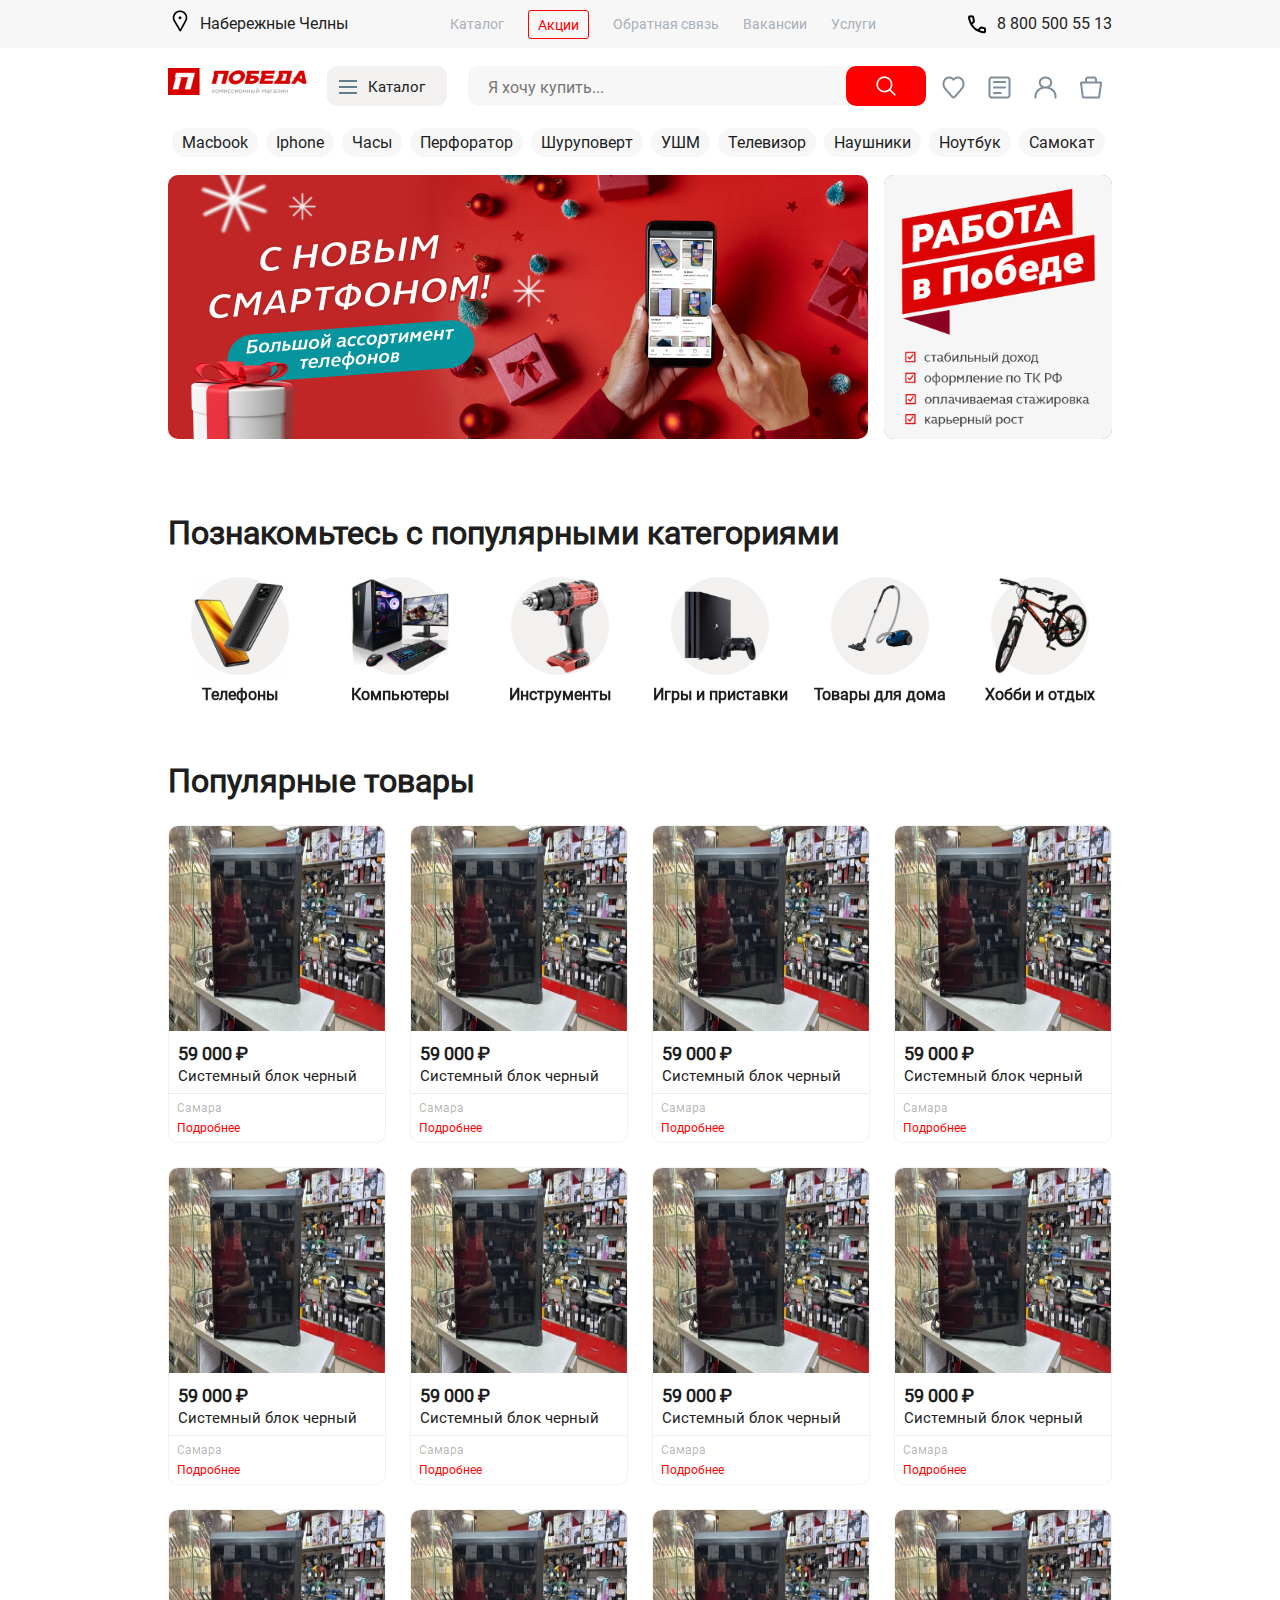
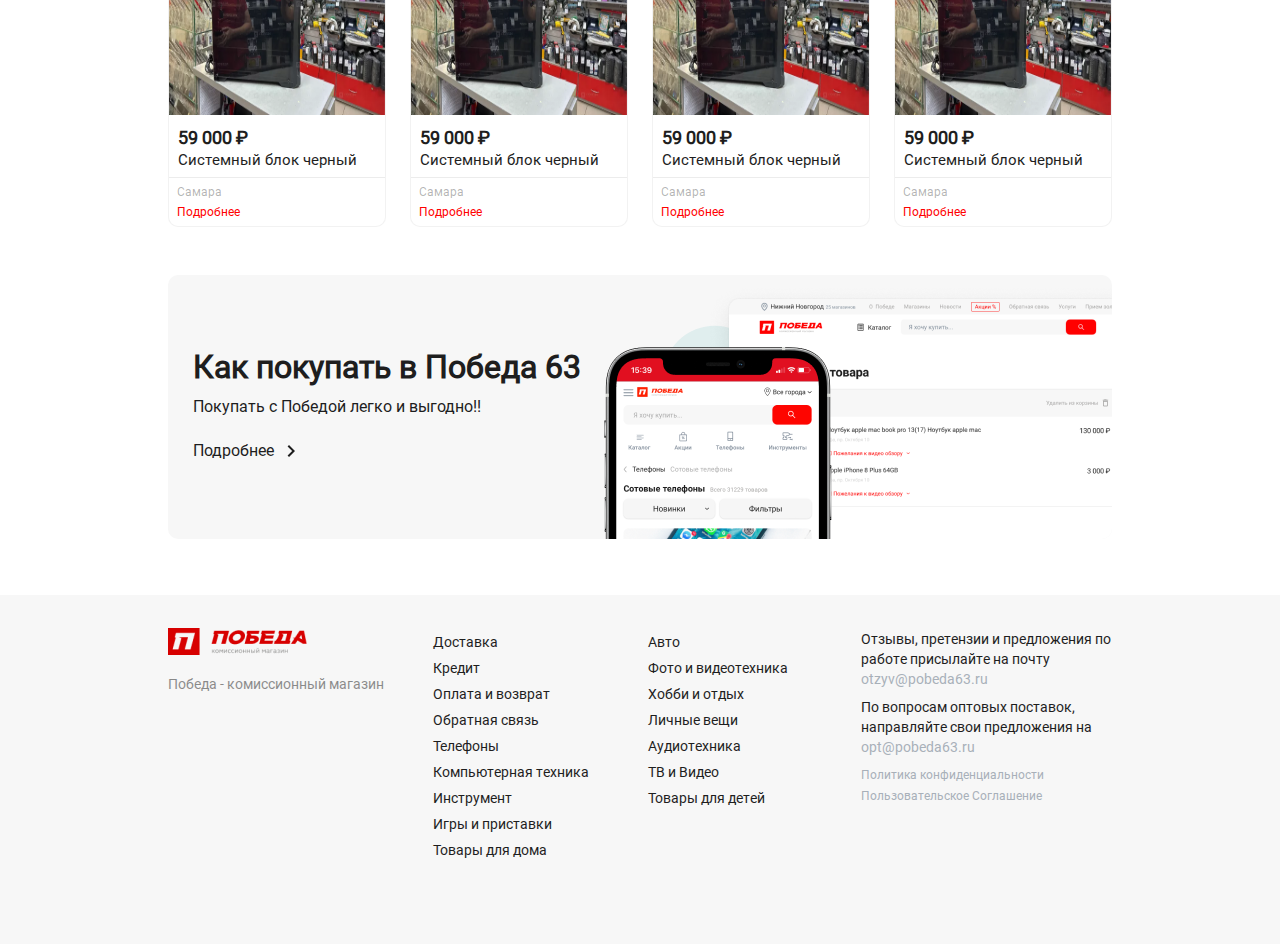
<file: html/index.html>
<!DOCTYPE html>
<html lang="ru">
  <head>
    <meta charset="UTF-8" />
    <meta name="viewport" content="width=device-width, initial-scale=1.0" />
    <title>Комиссионный магазин «Победа»</title>
    <link rel="shortcut icon" href="../img/icon-main.ico" type="image/x-icon" />
    <link rel="stylesheet" href="../css/main-components.css" />
    <link rel="stylesheet" href="../css/index.css" />
  </head>
  <body>
    <header class="header">
      <div class="navbar-top">
        <div class="j-container navbar-top-container">
          <div class="navbar-city">
            <div class="navbar-city-icon">
              <i class="ui-icon ui-icon-place"></i>
            </div>
            <div class="navbar-city-content">
              <a>Набережные Челны</a>
            </div>
          </div>
          <div class="nav" style="overflow: hidden">
            <a href="#" class="nav-item">Каталог</a>
            <a href="#" class="nav-item active">Акции</a>
            <a href="#" class="nav-item">Обратная связь</a>
            <a href="#" class="nav-item">Вакансии</a>
            <a href="#" class="nav-item">Услуги</a>
          </div>
          <div class="phone">
            <i class="ui-icon ui-icon-phone"></i>
            <a class="phone-label">8 800 500 55 13</a>
          </div>
        </div>
      </div>
      <div class="navbar-mobile-top">
        <div class="nav">
          <div class="nav-item" id="mobileCatalogTopButton">
            <div class="nav-item-icon">
              <i class="ui-icon ui-icon-catalog"></i>
            </div>
            <div class="nav-item-label">Каталог</div>
          </div>
          <div class="nav-item">
            <div class="nav-item-icon">
              <i class="ui-icon ui-icon-percent"></i>
            </div>
            <div class="nav-item-label">Акции</div>
          </div>
          <div class="nav-item">
            <div class="nav-item-icon">
              <i class="ui-icon ui-icon-category-telefony-mobile"></i>
            </div>
            <div class="nav-item-label">Телефоны</div>
          </div>
          <div class="nav-item">
            <div class="nav-item-icon">
              <i class="ui-icon ui-icon-category-instrument-mobile"></i>
            </div>
            <div class="nav-item-label">Инструменты</div>
          </div>
        </div>
      </div>
      <div class="navbar-mobile">
        <div class="nav">
          <div class="nav-item is-active">
            <div class="nav-item-icon">
              <a href="../html/index.html"
                ><i class="ui-icon ui-icon-home"></i
              ></a>
            </div>
            <div class="nav-item-label">Главная</div>
          </div>
          <div class="nav-item" id="mobileCatalogDownButton">
            <div class="nav-item-icon">
              <i class="ui-icon ui-icon-catalog"></i>
            </div>
            <div class="nav-item-label">Каталог</div>
          </div>
          <div class="nav-item">
            <div class="nav-item-icon">
              <a href="../html/cart.html"
                ><i class="ui-icon ui-icon-cart"></i
              ></a>
            </div>
            <div class="nav-item-label">Корзина</div>
          </div>
          <div class="nav-item">
            <div class="nav-item-icon">
              <i class="ui-icon ui-icon-inventory"></i>
            </div>
            <div class="nav-item-label">Заказы</div>
          </div>
          <div class="nav-item">
            <div class="nav-item-icon">
              <i class="ui-icon ui-icon-person"></i>
            </div>
            <div class="nav-item-label">Войти</div>
          </div>
        </div>
      </div>
    </header>

    <div class="navbar-catalog" id="navbarCatalog">
      <div class="navbar-catalog-container">
        <div class="j-container">
          <div class="navbar-catalog-content">
            <div class="navbar-catalog-menu">
              <a class="menu-item is-active">
                <i class="ui-icon ui-icon-category-telefony"></i>
                <div class="menu-item-title">Телефоны</div>
              </a>
              <a class="menu-item">
                <i class="ui-icon ui-icon-category-kompyuternaya-tehnika"></i>
                <div class="menu-item-title">Компьютерная техника</div>
              </a>
              <a class="menu-item">
                <i class="ui-icon ui-icon-category-instrument"></i>
                <div class="menu-item-title">Инструмент</div>
              </a>
              <a class="menu-item">
                <i class="ui-icon ui-icon-category-igry-i-pristavki"></i>
                <div class="menu-item-title">Игры и приставки</div>
              </a>
              <a class="menu-item">
                <i class="ui-icon ui-icon-category-tovary-dlya-doma"></i>
                <div class="menu-item-title">Товары для дома</div>
              </a>
              <a class="menu-item">
                <i class="ui-icon ui-icon-category-avto"></i>
                <div class="menu-item-title">Авто</div>
              </a>
              <a class="menu-item">
                <i class="ui-icon ui-icon-category-foto-i-videotehnika"></i>
                <div class="menu-item-title">Фото и видеотехника</div>
              </a>
              <a class="menu-item">
                <i class="ui-icon ui-icon-category-hobbi-i-otdyh"></i>
                <div class="menu-item-title">Хобби и отдых</div>
              </a>
              <a class="menu-item">
                <i class="ui-icon ui-icon-category-lichnye-vecshi"></i>
                <div class="menu-item-title">Личные вещи</div>
              </a>
              <a class="menu-item">
                <i class="ui-icon ui-icon-category-audiotehnika"></i>
                <div class="menu-item-title">Аудиотехника</div>
              </a>
              <a class="menu-item">
                <i class="ui-icon ui-icon-category-tv-i-video"></i>
                <div class="menu-item-title">ТВ и Видео</div>
              </a>
              <a class="menu-item">
                <i class="ui-icon ui-icon-category-tovary-dlya-detei"></i>
                <div class="menu-item-title">Товары для детей</div>
              </a>
            </div>

            <div class="navbar-catalog-categories is-active">
              <div class="subcategories-overlay">
                <div class="subcategories">
                  <div class="categories-item">
                    <a class="categories-item-title">
                      Телефоны
                      <span class="navbar-catalog-count">1 542</span>
                    </a>
                  </div>
                  <div class="subcategories-item">
                    <a class="subcategories-item-title">
                      Сотовые телефоны
                      <span class="navbar-catalog-count">1 045</span>
                    </a>
                  </div>
                  <div class="subcategories-item">
                    <a class="subcategories-item-title">
                      Умные часы и браслеты
                      <span class="navbar-catalog-count">90</span>
                    </a>
                  </div>
                  <div class="subcategories-item">
                    <a class="subcategories-item-title">
                      Наушники для телефонов
                      <span class="navbar-catalog-count">201</span>
                    </a>
                  </div>
                  <div class="subcategories-item">
                    <a class="subcategories-item-title">
                      Телефоны для дома и офиса
                      <span class="navbar-catalog-count">1</span>
                    </a>
                  </div>
                  <div class="subcategories-item">
                    <a class="subcategories-item-title">
                      Рации
                      <span class="navbar-catalog-count">2</span>
                    </a>
                  </div>
                  <div class="subcategories-item">
                    <a class="subcategories-item-title">
                      Зарядные устройства
                      <span class="navbar-catalog-count">163</span>
                    </a>
                  </div>
                  <div class="subcategories-item">
                    <a class="subcategories-item-title">
                      Аксессуары для телефонов
                      <span class="navbar-catalog-count">40</span>
                    </a>
                  </div>
                </div>

                <div class="subcategories">
                  <div class="categories-item">
                    <div class="categories-item-title" title="Часто ищут б/у">
                      Часто ищут
                    </div>
                  </div>
                  <div class="subcategories-item">
                    <a class="subcategories-item-title">
                      Iphone
                      <span class="navbar-catalog-count"></span>
                    </a>
                  </div>
                  <div class="subcategories-item">
                    <a class="subcategories-item-title">
                      Apple watch
                      <span class="navbar-catalog-count"></span>
                    </a>
                  </div>
                  <div class="subcategories-item">
                    <a class="subcategories-item-title">
                      Iphone 13
                      <span class="navbar-catalog-count"></span>
                    </a>
                  </div>
                  <div class="subcategories-item">
                    <a class="subcategories-item-title">
                      Samsung S22
                      <span class="navbar-catalog-count"></span>
                    </a>
                  </div>
                  <div class="subcategories-item">
                    <a class="subcategories-item-title">
                      Samsung S21
                      <span class="navbar-catalog-count"></span>
                    </a>
                  </div>
                  <div class="subcategories-item">
                    <a class="subcategories-item-title">
                      AirPods
                      <span class="navbar-catalog-count"></span>
                    </a>
                  </div>
                </div>

                <div class="subcategories">
                  <div class="categories-item">
                    <div class="categories-item-title" title="Акции б/у">
                      Акции
                    </div>
                  </div>
                  <div class="subcategories-item">
                    <a class="subcategories-item-title"> Iphone SALE </a>
                  </div>
                  <div class="subcategories-item">
                    <a class="subcategories-item-title"> Наушники SALE </a>
                  </div>
                  <div class="subcategories-item">
                    <a class="subcategories-item-title"> Телефоны SALE </a>
                  </div>
                </div>
              </div>
            </div>
            <div class="navbar-catalog-categories">
              <div class="subcategories-overlay">
                <div class="subcategories">
                  <div class="categories-item">
                    <a class="categories-item-title">
                      Компьютерная техника
                      <span class="navbar-catalog-count">280</span>
                    </a>
                  </div>
                  <div class="subcategories-item">
                    <a class="subcategories-item-title">
                      Ноутбуки
                      <span class="navbar-catalog-count">55</span>
                    </a>
                  </div>
                  <div class="subcategories-item">
                    <a class="subcategories-item-title">
                      Системные блоки
                      <span class="navbar-catalog-count">26</span>
                    </a>
                  </div>
                  <div class="subcategories-item">
                    <a class="subcategories-item-title">
                      Мониторы
                      <span class="navbar-catalog-count">38</span>
                    </a>
                  </div>
                  <div class="subcategories-item">
                    <a class="subcategories-item-title">
                      Компьютерные мыши
                      <span class="navbar-catalog-count">20</span>
                    </a>
                  </div>
                  <div class="subcategories-item">
                    <a class="subcategories-item-title">
                      Клавиатуры
                      <span class="navbar-catalog-count">2</span>
                    </a>
                  </div>
                  <div class="subcategories-item">
                    <a class="subcategories-item-title">
                      Компьютерные гарнитуры и наушники
                      <span class="navbar-catalog-count">32</span>
                    </a>
                  </div>
                  <div class="subcategories-item">
                    <a class="subcategories-item-title">
                      Web-камеры
                      <span class="navbar-catalog-count">6</span>
                    </a>
                  </div>
                  <div class="subcategories-item">
                    <a class="subcategories-item-title">
                      Планшетные пк
                      <span class="navbar-catalog-count">32</span>
                    </a>
                  </div>
                  <div class="subcategories-item">
                    <a class="subcategories-item-title">
                      Принтеры и МФУ
                      <span class="navbar-catalog-count">3</span>
                    </a>
                  </div>
                  <div class="subcategories-item">
                    <a class="subcategories-item-title">
                      Роутеры и модемы
                      <span class="navbar-catalog-count">18</span>
                    </a>
                  </div>
                  <div class="subcategories-item">
                    <a class="subcategories-item-title">
                      Жесткие диски
                      <span class="navbar-catalog-count">12</span>
                    </a>
                  </div>
                  <div class="subcategories-item">
                    <a class="subcategories-item-title">
                      Прочая оргтехника
                      <span class="navbar-catalog-count">4</span>
                    </a>
                  </div>
                  <div class="subcategories-item">
                    <a class="subcategories-item-title">
                      Аксессуары для компьютеров
                      <span class="navbar-catalog-count">32</span>
                    </a>
                  </div>
                </div>

                <div class="subcategories">
                  <div class="categories-item">
                    <div class="categories-item-title" title="Часто ищут б/у">
                      Часто ищут
                    </div>
                  </div>
                  <div class="subcategories-item">
                    <a class="subcategories-item-title">
                      Наушники
                      <span class="navbar-catalog-count"></span>
                    </a>
                  </div>
                  <div class="subcategories-item">
                    <a class="subcategories-item-title">
                      Ноутбук
                      <span class="navbar-catalog-count"></span>
                    </a>
                  </div>
                  <div class="subcategories-item">
                    <a class="subcategories-item-title">
                      Монитор
                      <span class="navbar-catalog-count"></span>
                    </a>
                  </div>
                  <div class="subcategories-item">
                    <a class="subcategories-item-title">
                      Macbook
                      <span class="navbar-catalog-count"></span>
                    </a>
                  </div>
                  <div class="subcategories-item">
                    <a class="subcategories-item-title">
                      Acer
                      <span class="navbar-catalog-count"></span>
                    </a>
                  </div>
                  <div class="subcategories-item">
                    <a class="subcategories-item-title">
                      Жесткий Диск
                      <span class="navbar-catalog-count"></span>
                    </a>
                  </div>
                </div>

                <div class="subcategories">
                  <div class="categories-item">
                    <div class="categories-item-title" title="Акции б/у">
                      Акции
                    </div>
                  </div>
                  <div class="subcategories-item">
                    <a class="subcategories-item-title"> Наушники SALE </a>
                  </div>
                  <div class="subcategories-item">
                    <a class="subcategories-item-title"> Ноутбук SALE </a>
                  </div>
                  <div class="subcategories-item">
                    <a class="subcategories-item-title"> Монитор SALE </a>
                  </div>
                </div>
              </div>
            </div>
            <div class="navbar-catalog-categories">
              <div class="subcategories-overlay">
                <div class="subcategories">
                  <div class="categories-item">
                    <a class="categories-item-title">
                      Инструмент
                      <span class="navbar-catalog-count">656</span>
                    </a>
                  </div>
                  <div class="subcategories-item">
                    <a class="subcategories-item-title">
                      Измерительные инструменты
                      <span class="navbar-catalog-count">39</span>
                    </a>
                  </div>
                  <div class="subcategories-item">
                    <a class="subcategories-item-title">
                      Электроинструмент
                      <span class="navbar-catalog-count">485</span>
                    </a>
                  </div>
                  <div class="subcategories-item">
                    <a class="subcategories-item-title">
                      Ручной инструмент
                      <span class="navbar-catalog-count">64</span>
                    </a>
                  </div>
                  <div class="subcategories-item">
                    <a class="subcategories-item-title">
                      Сварочное оборудование
                      <span class="navbar-catalog-count">34</span>
                    </a>
                  </div>
                  <div class="subcategories-item">
                    <a class="subcategories-item-title">
                      Бензоинструмент
                      <span class="navbar-catalog-count">11</span>
                    </a>
                  </div>
                  <div class="subcategories-item">
                    <a class="subcategories-item-title">
                      Пневмоинструмент
                      <span class="navbar-catalog-count">4</span>
                    </a>
                  </div>
                  <div class="subcategories-item">
                    <a class="subcategories-item-title">
                      Светотехника
                      <span class="navbar-catalog-count">10</span>
                    </a>
                  </div>
                  <div class="subcategories-item">
                    <a class="subcategories-item-title">
                      Техника для сада
                      <span class="navbar-catalog-count">9</span>
                    </a>
                  </div>
                </div>

                <div class="subcategories">
                  <div class="categories-item">
                    <div class="categories-item-title" title="Часто ищут б/у">
                      Часто ищут
                    </div>
                  </div>
                  <div class="subcategories-item">
                    <a class="subcategories-item-title">
                      Перфоратор
                      <span class="navbar-catalog-count"></span>
                    </a>
                  </div>
                  <div class="subcategories-item">
                    <a class="subcategories-item-title">
                      Шуруповерт
                      <span class="navbar-catalog-count"></span>
                    </a>
                  </div>
                  <div class="subcategories-item">
                    <a class="subcategories-item-title">
                      УШМ
                      <span class="navbar-catalog-count"></span>
                    </a>
                  </div>
                  <div class="subcategories-item">
                    <a class="subcategories-item-title">
                      Набор инструментов
                      <span class="navbar-catalog-count"></span>
                    </a>
                  </div>
                  <div class="subcategories-item">
                    <a class="subcategories-item-title">
                      Сварочник
                      <span class="navbar-catalog-count"></span>
                    </a>
                  </div>
                </div>

                <div class="subcategories">
                  <div class="categories-item">
                    <div class="categories-item-title" title="Акции б/у">
                      Акции
                    </div>
                  </div>
                  <div class="subcategories-item">
                    <a class="subcategories-item-title"> Перфоратор SALE </a>
                  </div>
                  <div class="subcategories-item">
                    <a class="subcategories-item-title"> Шуруповерт SALE </a>
                  </div>
                  <div class="subcategories-item">
                    <a class="subcategories-item-title"> УШМ SALE </a>
                  </div>
                </div>
              </div>
            </div>
            <div class="navbar-catalog-categories">
              <div class="subcategories-overlay">
                <div class="subcategories">
                  <div class="categories-item">
                    <a class="categories-item-title">
                      Игры и приставки
                      <span class="navbar-catalog-count">53</span>
                    </a>
                  </div>
                  <div class="subcategories-item">
                    <a class="subcategories-item-title">
                      Игровые приставки
                      <span class="navbar-catalog-count">20</span>
                    </a>
                  </div>
                  <div class="subcategories-item">
                    <a class="subcategories-item-title">
                      Игры для приставок
                      <span class="navbar-catalog-count">15</span>
                    </a>
                  </div>
                  <div class="subcategories-item">
                    <a class="subcategories-item-title">
                      Аксессуары для игровых приставок
                      <span class="navbar-catalog-count">15</span>
                    </a>
                  </div>
                  <div class="subcategories-item">
                    <a class="subcategories-item-title">
                      Настольные игры
                      <span class="navbar-catalog-count">3</span>
                    </a>
                  </div>
                </div>

                <div class="subcategories">
                  <div class="categories-item">
                    <div class="categories-item-title" title="Часто ищут б/у">
                      Часто ищут
                    </div>
                  </div>
                  <div class="subcategories-item">
                    <a class="subcategories-item-title">
                      PS1
                      <span class="navbar-catalog-count"></span>
                    </a>
                  </div>
                  <div class="subcategories-item">
                    <a class="subcategories-item-title">
                      PS2
                      <span class="navbar-catalog-count"></span>
                    </a>
                  </div>
                  <div class="subcategories-item">
                    <a class="subcategories-item-title">
                      PS3
                      <span class="navbar-catalog-count"></span>
                    </a>
                  </div>
                  <div class="subcategories-item">
                    <a class="subcategories-item-title">
                      PS4
                      <span class="navbar-catalog-count"></span>
                    </a>
                  </div>
                  <div class="subcategories-item">
                    <a class="subcategories-item-title">
                      PS5
                      <span class="navbar-catalog-count"></span>
                    </a>
                  </div>
                  <div class="subcategories-item">
                    <a class="subcategories-item-title">
                      Джойстик
                      <span class="navbar-catalog-count"></span>
                    </a>
                  </div>
                </div>
              </div>
            </div>
            <div class="navbar-catalog-categories">
              <div class="subcategories-overlay">
                <div class="subcategories">
                  <div class="categories-item">
                    <a class="categories-item-title">
                      Товары для дома
                      <span class="navbar-catalog-count">316</span>
                    </a>
                  </div>
                  <div class="subcategories-item">
                    <a class="subcategories-item-title">
                      Хозяйственные товары
                      <span class="navbar-catalog-count">2</span>
                    </a>
                  </div>
                  <div class="subcategories-item">
                    <a class="subcategories-item-title">
                      Мультиварки
                      <span class="navbar-catalog-count">15</span>
                    </a>
                  </div>
                  <div class="subcategories-item">
                    <a class="subcategories-item-title">
                      Климатическое оборудование
                      <span class="navbar-catalog-count">24</span>
                    </a>
                  </div>
                  <div class="subcategories-item">
                    <a class="subcategories-item-title">
                      Мебель и интерьер
                      <span class="navbar-catalog-count">6</span>
                    </a>
                  </div>
                  <div class="subcategories-item">
                    <a class="subcategories-item-title">
                      Микроволновые печи
                      <span class="navbar-catalog-count">8</span>
                    </a>
                  </div>
                  <div class="subcategories-item">
                    <a class="subcategories-item-title">
                      Пылесосы
                      <span class="navbar-catalog-count">35</span>
                    </a>
                  </div>
                  <div class="subcategories-item">
                    <a class="subcategories-item-title">
                      Стиральные машины
                      <span class="navbar-catalog-count">1</span>
                    </a>
                  </div>
                  <div class="subcategories-item">
                    <a class="subcategories-item-title">
                      Товары для красоты и здоровья
                      <span class="navbar-catalog-count">12</span>
                    </a>
                  </div>
                  <div class="subcategories-item">
                    <a class="subcategories-item-title">
                      Товары для кухни
                      <span class="navbar-catalog-count">52</span>
                    </a>
                  </div>
                  <div class="subcategories-item">
                    <a class="subcategories-item-title">
                      Утюги и отпариватели
                      <span class="navbar-catalog-count">21</span>
                    </a>
                  </div>
                  <div class="subcategories-item">
                    <a class="subcategories-item-title">
                      Чайники и кофеварки
                      <span class="navbar-catalog-count">32</span>
                    </a>
                  </div>
                  <div class="subcategories-item">
                    <a class="subcategories-item-title">
                      Холодильники и морозильники
                      <span class="navbar-catalog-count">1</span>
                    </a>
                  </div>
                  <div class="subcategories-item">
                    <a class="subcategories-item-title">
                      Швейные машины
                      <span class="navbar-catalog-count">3</span>
                    </a>
                  </div>
                  <div class="subcategories-item">
                    <a class="subcategories-item-title">
                      Бритвы и машинки для стрижки
                      <span class="navbar-catalog-count">29</span>
                    </a>
                  </div>
                  <div class="subcategories-item">
                    <a class="subcategories-item-title">
                      Фены и плойки
                      <span class="navbar-catalog-count">24</span>
                    </a>
                  </div>
                  <div class="subcategories-item">
                    <a class="subcategories-item-title">
                      Весы
                      <span class="navbar-catalog-count">30</span>
                    </a>
                  </div>
                  <div class="subcategories-item">
                    <a class="subcategories-item-title">
                      Электрические плиты
                      <span class="navbar-catalog-count">7</span>
                    </a>
                  </div>
                </div>

                <div class="subcategories">
                  <div class="categories-item">
                    <div class="categories-item-title" title="Часто ищут б/у">
                      Часто ищут
                    </div>
                  </div>
                  <div class="subcategories-item">
                    <a class="subcategories-item-title">
                      Микроволновка
                      <span class="navbar-catalog-count"></span>
                    </a>
                  </div>
                  <div class="subcategories-item">
                    <a class="subcategories-item-title">
                      Мультиварка
                      <span class="navbar-catalog-count"></span>
                    </a>
                  </div>
                  <div class="subcategories-item">
                    <a class="subcategories-item-title">
                      Фен
                      <span class="navbar-catalog-count"></span>
                    </a>
                  </div>
                  <div class="subcategories-item">
                    <a class="subcategories-item-title">
                      Пароварка
                      <span class="navbar-catalog-count"></span>
                    </a>
                  </div>
                  <div class="subcategories-item">
                    <a class="subcategories-item-title">
                      Обогреватель
                      <span class="navbar-catalog-count"></span>
                    </a>
                  </div>
                  <div class="subcategories-item">
                    <a class="subcategories-item-title">
                      Робот пылесос
                      <span class="navbar-catalog-count"></span>
                    </a>
                  </div>
                </div>
              </div>
            </div>
            <div class="navbar-catalog-categories">
              <div class="subcategories-overlay">
                <div class="subcategories">
                  <div class="categories-item">
                    <a class="categories-item-title">
                      Авто
                      <span class="navbar-catalog-count">135</span>
                    </a>
                  </div>
                  <div class="subcategories-item">
                    <a class="subcategories-item-title">
                      Мойки высокого давления
                      <span class="navbar-catalog-count">2</span>
                    </a>
                  </div>
                  <div class="subcategories-item">
                    <a class="subcategories-item-title">
                      Насосы и компрессоры
                      <span class="navbar-catalog-count">2</span>
                    </a>
                  </div>
                  <div class="subcategories-item">
                    <a class="subcategories-item-title">
                      Автомагнитолы
                      <span class="navbar-catalog-count">29</span>
                    </a>
                  </div>
                  <div class="subcategories-item">
                    <a class="subcategories-item-title">
                      Автомобильные аксессуары и комплектующие
                      <span class="navbar-catalog-count">23</span>
                    </a>
                  </div>
                  <div class="subcategories-item">
                    <a class="subcategories-item-title">
                      Автомобильные колонки
                      <span class="navbar-catalog-count">32</span>
                    </a>
                  </div>
                  <div class="subcategories-item">
                    <a class="subcategories-item-title">
                      Автомобильные сабвуферы
                      <span class="navbar-catalog-count">3</span>
                    </a>
                  </div>
                  <div class="subcategories-item">
                    <a class="subcategories-item-title">
                      Автомобильные усилители
                      <span class="navbar-catalog-count">18</span>
                    </a>
                  </div>
                  <div class="subcategories-item">
                    <a class="subcategories-item-title">
                      Парктроники и сигнализация
                      <span class="navbar-catalog-count">3</span>
                    </a>
                  </div>
                  <div class="subcategories-item">
                    <a class="subcategories-item-title">
                      Видеорегистраторы
                      <span class="navbar-catalog-count">18</span>
                    </a>
                  </div>
                  <div class="subcategories-item">
                    <a class="subcategories-item-title">
                      Навигаторы
                      <span class="navbar-catalog-count">3</span>
                    </a>
                  </div>
                  <div class="subcategories-item">
                    <a class="subcategories-item-title">
                      Шины и диски
                      <span class="navbar-catalog-count">2</span>
                    </a>
                  </div>
                </div>

                <div class="subcategories">
                  <div class="categories-item">
                    <div class="categories-item-title" title="Часто ищут б/у">
                      Часто ищут
                    </div>
                  </div>
                  <div class="subcategories-item">
                    <a class="subcategories-item-title">
                      Навигатор
                      <span class="navbar-catalog-count"></span>
                    </a>
                  </div>
                  <div class="subcategories-item">
                    <a class="subcategories-item-title">
                      Антирадар
                      <span class="navbar-catalog-count"></span>
                    </a>
                  </div>
                  <div class="subcategories-item">
                    <a class="subcategories-item-title">
                      Аптечка
                      <span class="navbar-catalog-count"></span>
                    </a>
                  </div>
                  <div class="subcategories-item">
                    <a class="subcategories-item-title">
                      Сигнализация
                      <span class="navbar-catalog-count"></span>
                    </a>
                  </div>
                </div>
              </div>
            </div>
            <div class="navbar-catalog-categories">
              <div class="subcategories-overlay">
                <div class="subcategories">
                  <div class="categories-item">
                    <a class="categories-item-title">
                      Фото и видеотехника
                      <span class="navbar-catalog-count">20</span>
                    </a>
                  </div>
                  <div class="subcategories-item">
                    <a class="subcategories-item-title">
                      Фотоаппараты
                      <span class="navbar-catalog-count">10</span>
                    </a>
                  </div>
                  <div class="subcategories-item">
                    <a class="subcategories-item-title">
                      Видеокамеры
                      <span class="navbar-catalog-count">9</span>
                    </a>
                  </div>
                  <div class="subcategories-item">
                    <a class="subcategories-item-title">
                      Аксессуары для фото и видеокамер
                      <span class="navbar-catalog-count">1</span>
                    </a>
                  </div>
                </div>

                <div class="subcategories">
                  <div class="categories-item">
                    <div class="categories-item-title" title="Часто ищут б/у">
                      Часто ищут
                    </div>
                  </div>
                  <div class="subcategories-item">
                    <a class="subcategories-item-title">
                      Штатив
                      <span class="navbar-catalog-count"></span>
                    </a>
                  </div>
                  <div class="subcategories-item">
                    <a class="subcategories-item-title">
                      Вспышка
                      <span class="navbar-catalog-count"></span>
                    </a>
                  </div>
                  <div class="subcategories-item">
                    <a class="subcategories-item-title">
                      Объектив
                      <span class="navbar-catalog-count"></span>
                    </a>
                  </div>
                </div>
              </div>
            </div>
            <div class="navbar-catalog-categories">
              <div class="subcategories-overlay">
                <div class="subcategories">
                  <div class="categories-item">
                    <a class="categories-item-title">
                      Хобби и отдых
                      <span class="navbar-catalog-count">62</span>
                    </a>
                  </div>
                  <div class="subcategories-item">
                    <a class="subcategories-item-title">
                      Зимний спортивный инвентарь
                      <span class="navbar-catalog-count">1</span>
                    </a>
                  </div>
                  <div class="subcategories-item">
                    <a class="subcategories-item-title">
                      Металлоискатели
                      <span class="navbar-catalog-count">8</span>
                    </a>
                  </div>
                  <div class="subcategories-item">
                    <a class="subcategories-item-title">
                      Бинокли и оптика
                      <span class="navbar-catalog-count">6</span>
                    </a>
                  </div>
                  <div class="subcategories-item">
                    <a class="subcategories-item-title">
                      Водный инвентарь
                      <span class="navbar-catalog-count">11</span>
                    </a>
                  </div>
                  <div class="subcategories-item">
                    <a class="subcategories-item-title">
                      Тату-машинки
                      <span class="navbar-catalog-count">4</span>
                    </a>
                  </div>
                  <div class="subcategories-item">
                    <a class="subcategories-item-title">
                      Велосипеды и самокаты
                      <span class="navbar-catalog-count">8</span>
                    </a>
                  </div>
                  <div class="subcategories-item">
                    <a class="subcategories-item-title">
                      Пневматика и электрошокеры
                      <span class="navbar-catalog-count">10</span>
                    </a>
                  </div>
                  <div class="subcategories-item">
                    <a class="subcategories-item-title">
                      Тренажеры
                      <span class="navbar-catalog-count">1</span>
                    </a>
                  </div>
                  <div class="subcategories-item">
                    <a class="subcategories-item-title">
                      Роликовые и ледовые коньки
                      <span class="navbar-catalog-count">1</span>
                    </a>
                  </div>
                  <div class="subcategories-item">
                    <a class="subcategories-item-title">
                      Туризм
                      <span class="navbar-catalog-count">12</span>
                    </a>
                  </div>
                </div>

                <div class="subcategories">
                  <div class="categories-item">
                    <div class="categories-item-title" title="Часто ищут б/у">
                      Часто ищут
                    </div>
                  </div>
                  <div class="subcategories-item">
                    <a class="subcategories-item-title">
                      Велосипеды
                      <span class="navbar-catalog-count"></span>
                    </a>
                  </div>
                  <div class="subcategories-item">
                    <a class="subcategories-item-title">
                      Самокат
                      <span class="navbar-catalog-count"></span>
                    </a>
                  </div>
                  <div class="subcategories-item">
                    <a class="subcategories-item-title">
                      Удочки
                      <span class="navbar-catalog-count"></span>
                    </a>
                  </div>
                  <div class="subcategories-item">
                    <a class="subcategories-item-title">
                      Гантели
                      <span class="navbar-catalog-count"></span>
                    </a>
                  </div>
                  <div class="subcategories-item">
                    <a class="subcategories-item-title">
                      Боксерские перчатки
                      <span class="navbar-catalog-count"></span>
                    </a>
                  </div>
                  <div class="subcategories-item">
                    <a class="subcategories-item-title">
                      Для сноуборда
                      <span class="navbar-catalog-count"></span>
                    </a>
                  </div>
                </div>

                <div class="subcategories">
                  <div class="categories-item">
                    <div class="categories-item-title" title="Акции б/у">
                      Акции
                    </div>
                  </div>
                  <div class="subcategories-item">
                    <a class="subcategories-item-title"> Велосипеды SALE </a>
                  </div>
                  <div class="subcategories-item">
                    <a class="subcategories-item-title"> Самокат SALE </a>
                  </div>
                </div>
              </div>
            </div>
            <div class="navbar-catalog-categories">
              <div class="subcategories-overlay">
                <div class="subcategories">
                  <div class="categories-item">
                    <a class="categories-item-title">
                      Личные вещи
                      <span class="navbar-catalog-count">27</span>
                    </a>
                  </div>
                  <div class="subcategories-item">
                    <a class="subcategories-item-title">
                      Канцтовары
                      <span class="navbar-catalog-count">3</span>
                    </a>
                  </div>
                  <div class="subcategories-item">
                    <a class="subcategories-item-title">
                      Часы
                      <span class="navbar-catalog-count">22</span>
                    </a>
                  </div>
                  <div class="subcategories-item">
                    <a class="subcategories-item-title">
                      Кошельки и сумки
                      <span class="navbar-catalog-count">2</span>
                    </a>
                  </div>
                </div>

                <div class="subcategories">
                  <div class="categories-item">
                    <div class="categories-item-title" title="Часто ищут б/у">
                      Часто ищут
                    </div>
                  </div>
                  <div class="subcategories-item">
                    <a class="subcategories-item-title">
                      Часы
                      <span class="navbar-catalog-count"></span>
                    </a>
                  </div>
                  <div class="subcategories-item">
                    <a class="subcategories-item-title">
                      Tissot
                      <span class="navbar-catalog-count"></span>
                    </a>
                  </div>
                  <div class="subcategories-item">
                    <a class="subcategories-item-title">
                      Casio
                      <span class="navbar-catalog-count"></span>
                    </a>
                  </div>
                  <div class="subcategories-item">
                    <a class="subcategories-item-title">
                      Шуба
                      <span class="navbar-catalog-count"></span>
                    </a>
                  </div>
                  <div class="subcategories-item">
                    <a class="subcategories-item-title">
                      Коллекционные фигурки
                      <span class="navbar-catalog-count"></span>
                    </a>
                  </div>
                </div>

                <div class="subcategories">
                  <div class="categories-item">
                    <div class="categories-item-title" title="Акции б/у">
                      Акции
                    </div>
                  </div>
                  <div class="subcategories-item">
                    <a class="subcategories-item-title"> Часы SALE </a>
                  </div>
                </div>
              </div>
            </div>
            <div class="navbar-catalog-categories">
              <div class="subcategories-overlay">
                <div class="subcategories">
                  <div class="categories-item">
                    <a class="categories-item-title">
                      Аудиотехника
                      <span class="navbar-catalog-count">110</span>
                    </a>
                  </div>
                  <div class="subcategories-item">
                    <a class="subcategories-item-title">
                      Музыкальные инструменты
                      <span class="navbar-catalog-count">11</span>
                    </a>
                  </div>
                  <div class="subcategories-item">
                    <a class="subcategories-item-title">
                      MP3 плееры
                      <span class="navbar-catalog-count">1</span>
                    </a>
                  </div>
                  <div class="subcategories-item">
                    <a class="subcategories-item-title">
                      Колонки
                      <span class="navbar-catalog-count">95</span>
                    </a>
                  </div>
                  <div class="subcategories-item">
                    <a class="subcategories-item-title">
                      Домашние кинотеатры
                      <span class="navbar-catalog-count">2</span>
                    </a>
                  </div>
                  <div class="subcategories-item">
                    <a class="subcategories-item-title">
                      Музыкальные центры
                      <span class="navbar-catalog-count">1</span>
                    </a>
                  </div>
                </div>

                <div class="subcategories">
                  <div class="categories-item">
                    <div class="categories-item-title" title="Часто ищут б/у">
                      Часто ищут
                    </div>
                  </div>
                  <div class="subcategories-item">
                    <a class="subcategories-item-title">
                      Колонка JBL
                      <span class="navbar-catalog-count"></span>
                    </a>
                  </div>
                  <div class="subcategories-item">
                    <a class="subcategories-item-title">
                      Яндекс станция
                      <span class="navbar-catalog-count"></span>
                    </a>
                  </div>
                  <div class="subcategories-item">
                    <a class="subcategories-item-title">
                      Домашний кинотеатр
                      <span class="navbar-catalog-count"></span>
                    </a>
                  </div>
                </div>
              </div>
            </div>
            <div class="navbar-catalog-categories">
              <div class="subcategories-overlay">
                <div class="subcategories">
                  <div class="categories-item">
                    <a class="categories-item-title">
                      ТВ и Видео
                      <span class="navbar-catalog-count">147</span>
                    </a>
                  </div>
                  <div class="subcategories-item">
                    <a class="subcategories-item-title">
                      Телевизоры
                      <span class="navbar-catalog-count">110</span>
                    </a>
                  </div>
                  <div class="subcategories-item">
                    <a class="subcategories-item-title">
                      Видео
                      <span class="navbar-catalog-count">1</span>
                    </a>
                  </div>
                  <div class="subcategories-item">
                    <a class="subcategories-item-title">
                      Проекторы
                      <span class="navbar-catalog-count">1</span>
                    </a>
                  </div>
                  <div class="subcategories-item">
                    <a class="subcategories-item-title">
                      Цифровое телевидение
                      <span class="navbar-catalog-count">11</span>
                    </a>
                  </div>
                  <div class="subcategories-item">
                    <a class="subcategories-item-title">
                      Аксессуары для ТВ и видео
                      <span class="navbar-catalog-count">24</span>
                    </a>
                  </div>
                </div>

                <div class="subcategories">
                  <div class="categories-item">
                    <div class="categories-item-title" title="Часто ищут б/у">
                      Часто ищут
                    </div>
                  </div>
                  <div class="subcategories-item">
                    <a class="subcategories-item-title">
                      Телевизор
                      <span class="navbar-catalog-count"></span>
                    </a>
                  </div>
                  <div class="subcategories-item">
                    <a class="subcategories-item-title">
                      Тв Samsung
                      <span class="navbar-catalog-count"></span>
                    </a>
                  </div>
                  <div class="subcategories-item">
                    <a class="subcategories-item-title">
                      Тв Dexp
                      <span class="navbar-catalog-count"></span>
                    </a>
                  </div>
                  <div class="subcategories-item">
                    <a class="subcategories-item-title">
                      Тв LG
                      <span class="navbar-catalog-count"></span>
                    </a>
                  </div>
                  <div class="subcategories-item">
                    <a class="subcategories-item-title">
                      Кронштейн для ТВ
                      <span class="navbar-catalog-count"></span>
                    </a>
                  </div>
                  <div class="subcategories-item">
                    <a class="subcategories-item-title">
                      Тв приставки
                      <span class="navbar-catalog-count"></span>
                    </a>
                  </div>
                </div>

                <div class="subcategories">
                  <div class="categories-item">
                    <div class="categories-item-title" title="Акции б/у">
                      Акции
                    </div>
                  </div>
                  <div class="subcategories-item">
                    <a class="subcategories-item-title"> Телевизор SALE </a>
                  </div>
                </div>
              </div>
            </div>
            <div class="navbar-catalog-categories">
              <div class="subcategories-overlay">
                <div class="subcategories">
                  <div class="categories-item">
                    <a class="categories-item-title">
                      Товары для детей
                      <span class="navbar-catalog-count">3</span>
                    </a>
                  </div>
                  <div class="subcategories-item">
                    <a class="subcategories-item-title">
                      Детские автокресла
                      <span class="navbar-catalog-count">2</span>
                    </a>
                  </div>
                  <div class="subcategories-item">
                    <a class="subcategories-item-title">
                      Детские игрушки
                      <span class="navbar-catalog-count">1</span>
                    </a>
                  </div>
                </div>

                <div class="subcategories">
                  <div class="categories-item">
                    <div class="categories-item-title" title="Часто ищут б/у">
                      Часто ищут
                    </div>
                  </div>
                  <div class="subcategories-item">
                    <a class="subcategories-item-title">
                      Автокресла
                      <span class="navbar-catalog-count"></span>
                    </a>
                  </div>
                  <div class="subcategories-item">
                    <a class="subcategories-item-title">
                      Коляски
                      <span class="navbar-catalog-count"></span>
                    </a>
                  </div>
                </div>
              </div>
            </div>
          </div>
        </div>
      </div>
      <div class="navbar-catalog-overlay" id="navbar-catalog-overlay"></div>
    </div>

    <div class="navbar" style="top: -20px" id="navbar">
      <div class="j-container navbar-container">
        <a href="../html/index.html"
          ><span data-svg="logo" class="navbar-logo"></span
        ></a>
        <div class="navbar-city">
          <div class="navbar-city-icon">
            <i class="ui-icon ui-icon-place"></i>
          </div>
          <div class="navbar-city-content">
            <div class="navbar-city-label">
              <div class="j-dropdown">
                <div class="j-dropdown-header">Набережные Челны</div>
              </div>
            </div>
          </div>
        </div>
        <div class="navbar-catalog-button" id="navbarButton">
          <i class="ui-icon ui-icon-catalog"></i>
          <div class="navbar-catalog-button-label">Каталог</div>
        </div>
        <div class="elastic-search">
          <form class="elastic-search-wrapper" autocomplete="off">
            <input
              class="elastic-search-input"
              type="text"
              value=""
              placeholder="Я хочу купить..."
            />
            <div class="elastic-search-clear"></div>
          </form>
          <button class="elastic-search-button" aria-label="Поиск">
            <i class="ui-icon ui-icon-search"></i>
          </button>
        </div>
        <div class="nav">
          <div class="nav-item">
            <i class="ui-icon ui-icon-like"></i>
            <div class="nav-item-label">Избранное</div>
          </div>
          <div class="nav-item">
            <i class="ui-icon ui-icon-inventory"></i>
            <div class="nav-item-label">Заказы</div>
          </div>
          <div class="nav-item">
            <i class="ui-icon ui-icon-person"></i>
            <div class="nav-item-label">Войти</div>
          </div>
          <a href="../html/cart.html">
            <div class="nav-item">
              <i class="ui-icon ui-icon-cart"></i>
              <div class="nav-item-label">Корзина</div>
            </div>
          </a>
        </div>
      </div>
    </div>

    <main class="main">
      <div class="main-wrapper main-page">
        <section class="section-filter">
          <div class="j-container">
            <div class="filter-quick">
              <div
                class="swiper-container filter-quick--container swiper-container-initialized swiper-container-horizontal swiper-container-pointer-events"
              >
                <div class="swiper-wrapper filter-quick--wrapper">
                  <div class="swiper-slide filter-quick--item">Macbook</div>
                  <div class="swiper-slide filter-quick--item">Iphone</div>
                  <div class="swiper-slide filter-quick--item">Часы</div>
                  <div class="swiper-slide filter-quick--item">Перфоратор</div>
                  <div class="swiper-slide filter-quick--item">Шуруповерт</div>
                  <div class="swiper-slide filter-quick--item">УШМ</div>
                  <div class="swiper-slide filter-quick--item">Телевизор</div>
                  <div class="swiper-slide filter-quick--item">Наушники</div>
                  <div class="swiper-slide filter-quick--item">Ноутбук</div>
                  <div class="swiper-slide filter-quick--item">Самокат</div>
                  <div class="swiper-slide filter-quick--item">Монитор</div>
                  <div class="swiper-slide filter-quick--item">Телефоны</div>
                </div>
              </div>
            </div>
          </div>
        </section>
      </div>
      <div class="main-preview">
        <div class="j-container">
          <div class="main-preview-wrapper">
            <div class="main-preview-slider"></div>
            <div class="main-preview-aside">
              <picture>
                <source
                  srcset="/img/main_banner-desktop.png"
                  media="(max-width: 1439px)"
                />
                <img src="../img/main_banner-desktop.png" alt="" />
              </picture>
            </div>
          </div>
        </div>
      </div>
      <div class="main-category">
        <div class="j-container">
          <div class="main-category-wrapper">
            <div class="main-category-title">
              Познакомьтесь <i data-display="inline" data-sm="block"></i> с
              популярными категориями
            </div>
            <div
              class="swiper-container main-category-items swiper-container-initialized swiper-container-horizontal swiper-container-pointer-events"
            >
              <div
                class="swiper-wrapper main-category-items__wrapper"
                style="transform: translate3d(0px, 0px, 0px)"
              >
                <a class="swiper-slide main-category-item" href="#">
                  <div class="main-category-item__img">
                    <img
                      data-lazy-load="loaded"
                      data-lazy="/img/telefony.png"
                      data-load=""
                      src="../img/telefony.png"
                    />
                  </div>
                  <div class="main-category-item__title">Телефоны</div>
                </a>
                <a class="swiper-slide main-category-item" href="#">
                  <div class="main-category-item__img">
                    <img
                      data-lazy-load="loaded"
                      data-lazy="/img/kompyuternaya-tehnika.png"
                      data-load=""
                      src="../img/kompyuternaya-tehnika.png"
                    />
                  </div>
                  <div class="main-category-item__title">Компьютеры</div>
                </a>
                <a class="swiper-slide main-category-item" href="#">
                  <div class="main-category-item__img">
                    <img
                      data-lazy-load="loaded"
                      data-lazy="/img/instrument.png"
                      data-load=""
                      src="../img/instrument.png"
                    />
                  </div>
                  <div class="main-category-item__title">Инструменты</div>
                </a>
                <a class="swiper-slide main-category-item" href="#">
                  <div class="main-category-item__img">
                    <img
                      data-lazy-load="loaded"
                      data-lazy="/img/igry-i-pristavki.png"
                      data-load=""
                      src="../img/igry-i-pristavki.png"
                    />
                  </div>
                  <div class="main-category-item__title">Игры и приставки</div>
                </a>
                <a class="swiper-slide main-category-item" href="#">
                  <div class="main-category-item__img">
                    <img
                      data-lazy-load="loaded"
                      data-lazy="/img/tovary-dlya-doma.png"
                      data-load=""
                      src="../img/tovary-dlya-doma.png"
                    />
                  </div>
                  <div class="main-category-item__title">Товары для дома</div>
                </a>
                <a class="swiper-slide main-category-item" href="#">
                  <div class="main-category-item__img">
                    <img
                      data-lazy-load="loaded"
                      data-lazy="/img/hobbi-i-otdyh.png"
                      data-load=""
                      src="../img/hobbi-i-otdyh.png"
                    />
                  </div>
                  <div class="main-category-item__title">Хобби и отдых</div>
                </a>
              </div>
            </div>
          </div>
        </div>
      </div>
      <div class="main-widget">
        <div class="j-container">
          <div class="main-widget-wrapper">
            <div class="widget-title">Популярные товары</div>
            <div class="widget-grid">
              <div class="widget-grid-item">
                <div class="card">
                  <div class="card-images">
                    <a
                      class="card-images-wrapper"
                      rel="noreferrer"
                      href="../html/product.html"
                      title="Системный блок черный"
                    >
                      <div class="card-images-desktop is-active">
                        <div class="card-images-overlay"></div>
                        <div class="card-images-img">
                          <img
                            alt="Купить Системный блок черный б/у в Самаре. Цена 59000 рублей"
                            src="../img/product_photo_1.webp"
                          />
                        </div>
                      </div>
                    </a>
                  </div>
                  <div class="card-content">
                    <div class="card-prices">
                      <div class="card-price">
                        59 000 <span class="rub">рублей</span>
                      </div>
                    </div>
                    <a
                      class="card-title"
                      href="../html/product.html"
                      rel="noreferrer"
                      title="Купить Системный блок черный б/у в Самаре. Цена 59000 рублей"
                      >Системный блок черный</a
                    >
                  </div>
                  <div class="card-bottom">
                    <div class="card-city">Самара</div>
                    <div
                      class="card-action-more"
                      title="Купить Системный блок черный б/у в Самаре. Цена 59000 рублей"
                    >
                      <a href="../html/product.html">Подробнее</a>
                    </div>
                  </div>
                </div>
              </div>
              <div class="widget-grid-item">
                <div class="card">
                  <div class="card-images">
                    <a
                      class="card-images-wrapper"
                      rel="noreferrer"
                      href="../html/product.html"
                      title="Системный блок черный"
                    >
                      <div class="card-images-desktop is-active">
                        <div class="card-images-overlay"></div>
                        <div class="card-images-img">
                          <img
                            alt="Купить Системный блок черный б/у в Самаре. Цена 59000 рублей"
                            src="../img/product_photo_1.webp"
                          />
                        </div>
                      </div>
                    </a>
                  </div>
                  <div class="card-content">
                    <div class="card-prices">
                      <div class="card-price">
                        59 000 <span class="rub">рублей</span>
                      </div>
                    </div>
                    <a
                      class="card-title"
                      href="../html/product.html"
                      rel="noreferrer"
                      title="Купить Системный блок черный б/у в Самаре. Цена 59000 рублей"
                      >Системный блок черный</a
                    >
                  </div>
                  <div class="card-bottom">
                    <div class="card-city">Самара</div>
                    <div
                      class="card-action-more"
                      title="Купить Системный блок черный б/у в Самаре. Цена 59000 рублей"
                    >
                      <a href="../html/product.html">Подробнее</a>
                    </div>
                  </div>
                </div>
              </div>
              <div class="widget-grid-item">
                <div class="card">
                  <div class="card-images">
                    <a
                      class="card-images-wrapper"
                      rel="noreferrer"
                      href="../html/product.html"
                      title="Системный блок черный"
                    >
                      <div class="card-images-desktop is-active">
                        <div class="card-images-overlay"></div>
                        <div class="card-images-img">
                          <img
                            alt="Купить Системный блок черный б/у в Самаре. Цена 59000 рублей"
                            src="../img/product_photo_1.webp"
                          />
                        </div>
                      </div>
                    </a>
                  </div>
                  <div class="card-content">
                    <div class="card-prices">
                      <div class="card-price">
                        59 000 <span class="rub">рублей</span>
                      </div>
                    </div>
                    <a
                      class="card-title"
                      href="../html/product.html"
                      rel="noreferrer"
                      title="Купить Системный блок черный б/у в Самаре. Цена 59000 рублей"
                      >Системный блок черный</a
                    >
                  </div>
                  <div class="card-bottom">
                    <div class="card-city">Самара</div>
                    <div
                      class="card-action-more"
                      title="Купить Системный блок черный б/у в Самаре. Цена 59000 рублей"
                    >
                      <a href="../html/product.html">Подробнее</a>
                    </div>
                  </div>
                </div>
              </div>
              <div class="widget-grid-item">
                <div class="card">
                  <div class="card-images">
                    <a
                      class="card-images-wrapper"
                      rel="noreferrer"
                      href="../html/product.html"
                      title="Системный блок черный"
                    >
                      <div class="card-images-desktop is-active">
                        <div class="card-images-overlay"></div>
                        <div class="card-images-img">
                          <img
                            alt="Купить Системный блок черный б/у в Самаре. Цена 59000 рублей"
                            src="../img/product_photo_1.webp"
                          />
                        </div>
                      </div>
                    </a>
                  </div>
                  <div class="card-content">
                    <div class="card-prices">
                      <div class="card-price">
                        59 000 <span class="rub">рублей</span>
                      </div>
                    </div>
                    <a
                      class="card-title"
                      href="../html/product.html"
                      rel="noreferrer"
                      title="Купить Системный блок черный б/у в Самаре. Цена 59000 рублей"
                      >Системный блок черный</a
                    >
                  </div>
                  <div class="card-bottom">
                    <div class="card-city">Самара</div>
                    <div
                      class="card-action-more"
                      title="Купить Системный блок черный б/у в Самаре. Цена 59000 рублей"
                    >
                      <a href="../html/product.html">Подробнее</a>
                    </div>
                  </div>
                </div>
              </div>
              <div class="widget-grid-item">
                <div class="card">
                  <div class="card-images">
                    <a
                      class="card-images-wrapper"
                      rel="noreferrer"
                      href="../html/product.html"
                      title="Системный блок черный"
                    >
                      <div class="card-images-desktop is-active">
                        <div class="card-images-overlay"></div>
                        <div class="card-images-img">
                          <img
                            alt="Купить Системный блок черный б/у в Самаре. Цена 59000 рублей"
                            src="../img/product_photo_1.webp"
                          />
                        </div>
                      </div>
                    </a>
                  </div>
                  <div class="card-content">
                    <div class="card-prices">
                      <div class="card-price">
                        59 000 <span class="rub">рублей</span>
                      </div>
                    </div>
                    <a
                      class="card-title"
                      href="../html/product.html"
                      rel="noreferrer"
                      title="Купить Системный блок черный б/у в Самаре. Цена 59000 рублей"
                      >Системный блок черный</a
                    >
                  </div>
                  <div class="card-bottom">
                    <div class="card-city">Самара</div>
                    <div
                      class="card-action-more"
                      title="Купить Системный блок черный б/у в Самаре. Цена 59000 рублей"
                    >
                      <a href="../html/product.html">Подробнее</a>
                    </div>
                  </div>
                </div>
              </div>
              <div class="widget-grid-item">
                <div class="card">
                  <div class="card-images">
                    <a
                      class="card-images-wrapper"
                      rel="noreferrer"
                      href="../html/product.html"
                      title="Системный блок черный"
                    >
                      <div class="card-images-desktop is-active">
                        <div class="card-images-overlay"></div>
                        <div class="card-images-img">
                          <img
                            alt="Купить Системный блок черный б/у в Самаре. Цена 59000 рублей"
                            src="../img/product_photo_1.webp"
                          />
                        </div>
                      </div>
                    </a>
                  </div>
                  <div class="card-content">
                    <div class="card-prices">
                      <div class="card-price">
                        59 000 <span class="rub">рублей</span>
                      </div>
                    </div>
                    <a
                      class="card-title"
                      href="../html/product.html"
                      rel="noreferrer"
                      title="Купить Системный блок черный б/у в Самаре. Цена 59000 рублей"
                      >Системный блок черный</a
                    >
                  </div>
                  <div class="card-bottom">
                    <div class="card-city">Самара</div>
                    <div
                      class="card-action-more"
                      title="Купить Системный блок черный б/у в Самаре. Цена 59000 рублей"
                    >
                      <a href="../html/product.html">Подробнее</a>
                    </div>
                  </div>
                </div>
              </div>
              <div class="widget-grid-item">
                <div class="card">
                  <div class="card-images">
                    <a
                      class="card-images-wrapper"
                      rel="noreferrer"
                      href="../html/product.html"
                      title="Системный блок черный"
                    >
                      <div class="card-images-desktop is-active">
                        <div class="card-images-overlay"></div>
                        <div class="card-images-img">
                          <img
                            alt="Купить Системный блок черный б/у в Самаре. Цена 59000 рублей"
                            src="../img/product_photo_1.webp"
                          />
                        </div>
                      </div>
                    </a>
                  </div>
                  <div class="card-content">
                    <div class="card-prices">
                      <div class="card-price">
                        59 000 <span class="rub">рублей</span>
                      </div>
                    </div>
                    <a
                      class="card-title"
                      href="../html/product.html"
                      rel="noreferrer"
                      title="Купить Системный блок черный б/у в Самаре. Цена 59000 рублей"
                      >Системный блок черный</a
                    >
                  </div>
                  <div class="card-bottom">
                    <div class="card-city">Самара</div>
                    <div
                      class="card-action-more"
                      title="Купить Системный блок черный б/у в Самаре. Цена 59000 рублей"
                    >
                      <a href="../html/product.html">Подробнее</a>
                    </div>
                  </div>
                </div>
              </div>
              <div class="widget-grid-item">
                <div class="card">
                  <div class="card-images">
                    <a
                      class="card-images-wrapper"
                      rel="noreferrer"
                      href="../html/product.html"
                      title="Системный блок черный"
                    >
                      <div class="card-images-desktop is-active">
                        <div class="card-images-overlay"></div>
                        <div class="card-images-img">
                          <img
                            alt="Купить Системный блок черный б/у в Самаре. Цена 59000 рублей"
                            src="../img/product_photo_1.webp"
                          />
                        </div>
                      </div>
                    </a>
                  </div>
                  <div class="card-content">
                    <div class="card-prices">
                      <div class="card-price">
                        59 000 <span class="rub">рублей</span>
                      </div>
                    </div>
                    <a
                      class="card-title"
                      href="../html/product.html"
                      rel="noreferrer"
                      title="Купить Системный блок черный б/у в Самаре. Цена 59000 рублей"
                      >Системный блок черный</a
                    >
                  </div>
                  <div class="card-bottom">
                    <div class="card-city">Самара</div>
                    <div
                      class="card-action-more"
                      title="Купить Системный блок черный б/у в Самаре. Цена 59000 рублей"
                    >
                      <a href="../html/product.html">Подробнее</a>
                    </div>
                  </div>
                </div>
              </div>
              <div class="widget-grid-item">
                <div class="card">
                  <div class="card-images">
                    <a
                      class="card-images-wrapper"
                      rel="noreferrer"
                      href="../html/product.html"
                      title="Системный блок черный"
                    >
                      <div class="card-images-desktop is-active">
                        <div class="card-images-overlay"></div>
                        <div class="card-images-img">
                          <img
                            alt="Купить Системный блок черный б/у в Самаре. Цена 59000 рублей"
                            src="../img/product_photo_1.webp"
                          />
                        </div>
                      </div>
                    </a>
                  </div>
                  <div class="card-content">
                    <div class="card-prices">
                      <div class="card-price">
                        59 000 <span class="rub">рублей</span>
                      </div>
                    </div>
                    <a
                      class="card-title"
                      href="../html/product.html"
                      rel="noreferrer"
                      title="Купить Системный блок черный б/у в Самаре. Цена 59000 рублей"
                      >Системный блок черный</a
                    >
                  </div>
                  <div class="card-bottom">
                    <div class="card-city">Самара</div>
                    <div
                      class="card-action-more"
                      title="Купить Системный блок черный б/у в Самаре. Цена 59000 рублей"
                    >
                      <a href="../html/product.html">Подробнее</a>
                    </div>
                  </div>
                </div>
              </div>
              <div class="widget-grid-item">
                <div class="card">
                  <div class="card-images">
                    <a
                      class="card-images-wrapper"
                      rel="noreferrer"
                      href="../html/product.html"
                      title="Системный блок черный"
                    >
                      <div class="card-images-desktop is-active">
                        <div class="card-images-overlay"></div>
                        <div class="card-images-img">
                          <img
                            alt="Купить Системный блок черный б/у в Самаре. Цена 59000 рублей"
                            src="../img/product_photo_1.webp"
                          />
                        </div>
                      </div>
                    </a>
                  </div>
                  <div class="card-content">
                    <div class="card-prices">
                      <div class="card-price">
                        59 000 <span class="rub">рублей</span>
                      </div>
                    </div>
                    <a
                      class="card-title"
                      href="../html/product.html"
                      rel="noreferrer"
                      title="Купить Системный блок черный б/у в Самаре. Цена 59000 рублей"
                      >Системный блок черный</a
                    >
                  </div>
                  <div class="card-bottom">
                    <div class="card-city">Самара</div>
                    <div
                      class="card-action-more"
                      title="Купить Системный блок черный б/у в Самаре. Цена 59000 рублей"
                    >
                      <a href="../html/product.html">Подробнее</a>
                    </div>
                  </div>
                </div>
              </div>
              <div class="widget-grid-item">
                <div class="card">
                  <div class="card-images">
                    <a
                      class="card-images-wrapper"
                      rel="noreferrer"
                      href="../html/product.html"
                      title="Системный блок черный"
                    >
                      <div class="card-images-desktop is-active">
                        <div class="card-images-overlay"></div>
                        <div class="card-images-img">
                          <img
                            alt="Купить Системный блок черный б/у в Самаре. Цена 59000 рублей"
                            src="../img/product_photo_1.webp"
                          />
                        </div>
                      </div>
                    </a>
                  </div>
                  <div class="card-content">
                    <div class="card-prices">
                      <div class="card-price">
                        59 000 <span class="rub">рублей</span>
                      </div>
                    </div>
                    <a
                      class="card-title"
                      href="../html/product.html"
                      rel="noreferrer"
                      title="Купить Системный блок черный б/у в Самаре. Цена 59000 рублей"
                      >Системный блок черный</a
                    >
                  </div>
                  <div class="card-bottom">
                    <div class="card-city">Самара</div>
                    <div
                      class="card-action-more"
                      title="Купить Системный блок черный б/у в Самаре. Цена 59000 рублей"
                    >
                      <a href="../html/product.html">Подробнее</a>
                    </div>
                  </div>
                </div>
              </div>
              <div class="widget-grid-item">
                <div class="card">
                  <div class="card-images">
                    <a
                      class="card-images-wrapper"
                      rel="noreferrer"
                      href="../html/product.html"
                      title="Системный блок черный"
                    >
                      <div class="card-images-desktop is-active">
                        <div class="card-images-overlay"></div>
                        <div class="card-images-img">
                          <img
                            alt="Купить Системный блок черный б/у в Самаре. Цена 59000 рублей"
                            src="../img/product_photo_1.webp"
                          />
                        </div>
                      </div>
                    </a>
                  </div>
                  <div class="card-content">
                    <div class="card-prices">
                      <div class="card-price">
                        59 000 <span class="rub">рублей</span>
                      </div>
                    </div>
                    <a
                      class="card-title"
                      href="../html/product.html"
                      rel="noreferrer"
                      title="Купить Системный блок черный б/у в Самаре. Цена 59000 рублей"
                      >Системный блок черный</a
                    >
                  </div>
                  <div class="card-bottom">
                    <div class="card-city">Самара</div>
                    <div
                      class="card-action-more"
                      title="Купить Системный блок черный б/у в Самаре. Цена 59000 рублей"
                    >
                      <a href="../html/product.html">Подробнее</a>
                    </div>
                  </div>
                </div>
              </div>
            </div>
          </div>
        </div>
      </div>
      <div class="main-buy">
        <div class="j-container">
          <div class="main-buy-wrapper">
            <div class="interactive-buy">
              <div class="interactive-buy--content">
                <div class="interactive-buy--header">
                  Как покупать в Победа 63
                </div>
                <div class="interactive-buy--label">
                  Покупать с Победой<i
                    data-display="inline"
                    data-sm="block"
                  ></i>
                  легко и выгодно!!
                </div>
                <div class="interactive-buy--actions">
                  <button class="interactive-buy--action" data-href="#">
                    Подробнее
                  </button>
                </div>
              </div>
              <div class="interactive-buy--images">
                <picture data-image="vector-blue">
                  <img src="../img/buy-vector-blue.svg" />
                </picture>
                <picture data-image="phone">
                  <img class="desktop-phone" src="../img/buy-phone.png" />
                  <img class="mobile-phone" src="../img/buy-phone-sm.png" />
                </picture>
                <picture data-image="page">
                  <img src="../img/buy-page.png" />
                </picture>
                <picture data-image="vector-red">
                  <img src="../img/buy-vector-red.svg" />
                </picture>
              </div>
            </div>
          </div>
        </div>
      </div>
    </main>

    <footer class="footer">
      <div class="j-container footer-container">
        <div class="footer-logo">
          <span data-svg="logo" class="footer-logo-icon"></span>
          <div class="footer-logo-label">Победа - комиссионный магазин</div>
        </div>
        <div class="footer-categories">
          <a href="#" class="footer-categories-item">Доставка</a>
          <a href="#" class="footer-categories-item">Кредит</a>
          <a href="#" class="footer-categories-item">Оплата и возврат</a>
          <a href="#" class="footer-categories-item">Обратная связь</a>
          <a href="#" class="footer-categories-item">Телефоны</a>
          <a href="#" class="footer-categories-item">Компьютерная техника</a>
          <a href="#" class="footer-categories-item">Инструмент</a>
          <a href="#" class="footer-categories-item">Игры и приставки</a>
          <a href="#" class="footer-categories-item">Товары для дома</a>
          <a href="#" class="footer-categories-item">Авто</a>
          <a href="#" class="footer-categories-item">Фото и видеотехника</a>
          <a href="#" class="footer-categories-item">Хобби и отдых</a>
          <a href="#" class="footer-categories-item">Личные вещи</a>
          <a href="#" class="footer-categories-item">Аудиотехника</a>
          <a href="#" class="footer-categories-item">ТВ и Видео</a>
          <a href="#" class="footer-categories-item">Товары для детей</a>
        </div>
        <div class="footer-contacts">
          <div class="footer-contacts-email">
            Отзывы, претензии и предложения по работе присылайте на почту
            <a href="mailto:otzyv@pobeda63.ru">otzyv@pobeda63.ru</a>
          </div>
          <div class="footer-contacts-email">
            По вопросам оптовых поставок, направляйте свои предложения на
            <a href="mailto:opt@pobeda63.ru">opt@pobeda63.ru</a>
          </div>
          <a href="#" class="footer-contacts-item"
            >Политика конфиденциальности</a
          >
          <a href="#" class="footer-contacts-item"
            >Пользовательское Соглашение</a
          >
        </div>
      </div>
    </footer>
    <script src="../js/main-components.js"></script>
  </body>
</html>
</file>
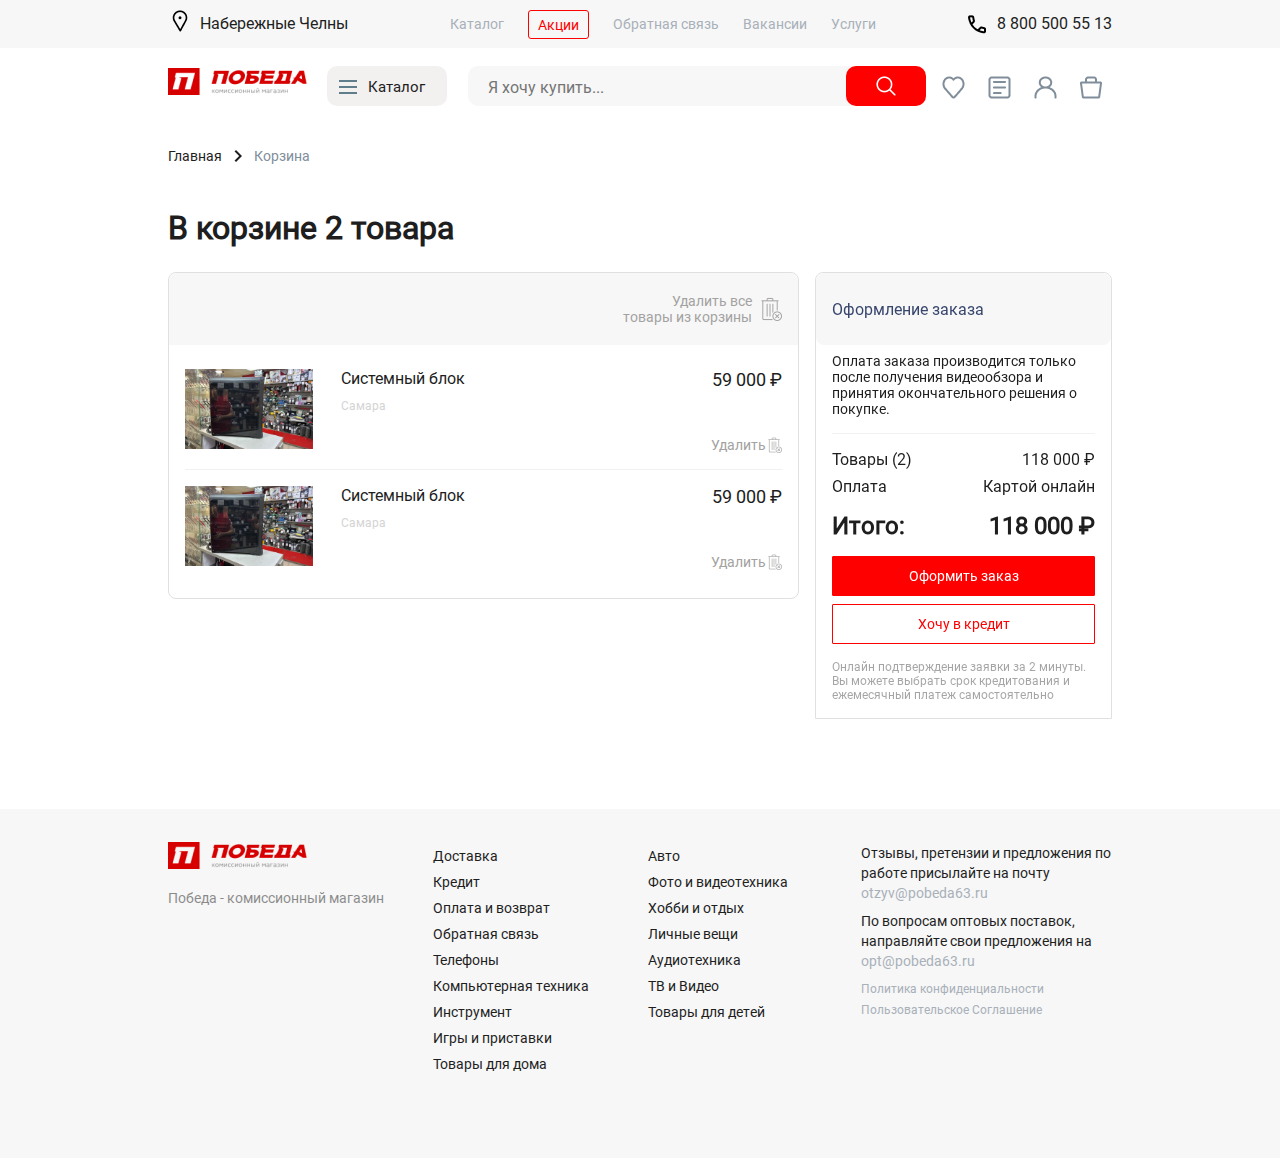
<file: html/cart.html>
<!DOCTYPE html>
<html lang="ru">
  <head>
    <meta charset="UTF-8" />
    <meta name="viewport" content="width=device-width, initial-scale=1.0" />
    <title>Корзина | Победа</title>
    <link rel="shortcut icon" href="../img/icon-main.ico" type="image/x-icon" />
    <link rel="stylesheet" href="../css/main-components.css" />
    <link rel="stylesheet" href="../css/cart.css" />
  </head>
  <body>
    <header class="header">
      <div class="navbar-top">
        <div class="j-container navbar-top-container">
          <div class="navbar-city">
            <div class="navbar-city-icon">
              <i class="ui-icon ui-icon-place"></i>
            </div>
            <div class="navbar-city-content">
              <a>Набережные Челны</a>
            </div>
          </div>
          <div class="nav" style="overflow: hidden">
            <a href="#" class="nav-item">Каталог</a>
            <a href="#" class="nav-item active">Акции</a>
            <a href="#" class="nav-item">Обратная связь</a>
            <a href="#" class="nav-item">Вакансии</a>
            <a href="#" class="nav-item">Услуги</a>
          </div>
          <div class="phone">
            <i class="ui-icon ui-icon-phone"></i>
            <a class="phone-label">8 800 500 55 13</a>
          </div>
        </div>
      </div>
      <div class="navbar-mobile-top">
        <div class="nav">
          <div class="nav-item" id="mobileCatalogTopButton">
            <div class="nav-item-icon">
              <i class="ui-icon ui-icon-catalog"></i>
            </div>
            <div class="nav-item-label">Каталог</div>
          </div>
          <div class="nav-item">
            <div class="nav-item-icon">
              <i class="ui-icon ui-icon-percent"></i>
            </div>
            <div class="nav-item-label">Акции</div>
          </div>
          <div class="nav-item">
            <div class="nav-item-icon">
              <i class="ui-icon ui-icon-category-telefony-mobile"></i>
            </div>
            <div class="nav-item-label">Телефоны</div>
          </div>
          <div class="nav-item">
            <div class="nav-item-icon">
              <i class="ui-icon ui-icon-category-instrument-mobile"></i>
            </div>
            <div class="nav-item-label">Инструменты</div>
          </div>
        </div>
      </div>
      <div class="navbar-mobile">
        <div class="nav">
          <div class="nav-item">
            <div class="nav-item-icon">
              <a href="../html/index.html"
                ><i class="ui-icon ui-icon-home"></i
              ></a>
            </div>
            <div class="nav-item-label">Главная</div>
          </div>
          <div class="nav-item" id="mobileCatalogDownButton">
            <div class="nav-item-icon">
              <i class="ui-icon ui-icon-catalog"></i>
            </div>
            <div class="nav-item-label">Каталог</div>
          </div>
          <div class="nav-item is-active">
            <div class="nav-item-icon">
              <a href="../html/cart.html"
                ><i class="ui-icon ui-icon-cart"></i
              ></a>
            </div>
            <div class="nav-item-label">Корзина</div>
          </div>
          <div class="nav-item">
            <div class="nav-item-icon">
              <i class="ui-icon ui-icon-inventory"></i>
            </div>
            <div class="nav-item-label">Заказы</div>
          </div>
          <div class="nav-item">
            <div class="nav-item-icon">
              <i class="ui-icon ui-icon-person"></i>
            </div>
            <div class="nav-item-label">Войти</div>
          </div>
        </div>
      </div>
    </header>

    <div class="navbar-catalog" id="navbarCatalog">
      <div class="navbar-catalog-container">
        <div class="j-container">
          <div class="navbar-catalog-content">
            <div class="navbar-catalog-menu">
              <a class="menu-item is-active">
                <i class="ui-icon ui-icon-category-telefony"></i>
                <div class="menu-item-title">Телефоны</div>
              </a>
              <a class="menu-item">
                <i class="ui-icon ui-icon-category-kompyuternaya-tehnika"></i>
                <div class="menu-item-title">Компьютерная техника</div>
              </a>
              <a class="menu-item">
                <i class="ui-icon ui-icon-category-instrument"></i>
                <div class="menu-item-title">Инструмент</div>
              </a>
              <a class="menu-item">
                <i class="ui-icon ui-icon-category-igry-i-pristavki"></i>
                <div class="menu-item-title">Игры и приставки</div>
              </a>
              <a class="menu-item">
                <i class="ui-icon ui-icon-category-tovary-dlya-doma"></i>
                <div class="menu-item-title">Товары для дома</div>
              </a>
              <a class="menu-item">
                <i class="ui-icon ui-icon-category-avto"></i>
                <div class="menu-item-title">Авто</div>
              </a>
              <a class="menu-item">
                <i class="ui-icon ui-icon-category-foto-i-videotehnika"></i>
                <div class="menu-item-title">Фото и видеотехника</div>
              </a>
              <a class="menu-item">
                <i class="ui-icon ui-icon-category-hobbi-i-otdyh"></i>
                <div class="menu-item-title">Хобби и отдых</div>
              </a>
              <a class="menu-item">
                <i class="ui-icon ui-icon-category-lichnye-vecshi"></i>
                <div class="menu-item-title">Личные вещи</div>
              </a>
              <a class="menu-item">
                <i class="ui-icon ui-icon-category-audiotehnika"></i>
                <div class="menu-item-title">Аудиотехника</div>
              </a>
              <a class="menu-item">
                <i class="ui-icon ui-icon-category-tv-i-video"></i>
                <div class="menu-item-title">ТВ и Видео</div>
              </a>
              <a class="menu-item">
                <i class="ui-icon ui-icon-category-tovary-dlya-detei"></i>
                <div class="menu-item-title">Товары для детей</div>
              </a>
            </div>

            <div class="navbar-catalog-categories is-active">
              <div class="subcategories-overlay">
                <div class="subcategories">
                  <div class="categories-item">
                    <a class="categories-item-title">
                      Телефоны
                      <span class="navbar-catalog-count">1 542</span>
                    </a>
                  </div>
                  <div class="subcategories-item">
                    <a class="subcategories-item-title">
                      Сотовые телефоны
                      <span class="navbar-catalog-count">1 045</span>
                    </a>
                  </div>
                  <div class="subcategories-item">
                    <a class="subcategories-item-title">
                      Умные часы и браслеты
                      <span class="navbar-catalog-count">90</span>
                    </a>
                  </div>
                  <div class="subcategories-item">
                    <a class="subcategories-item-title">
                      Наушники для телефонов
                      <span class="navbar-catalog-count">201</span>
                    </a>
                  </div>
                  <div class="subcategories-item">
                    <a class="subcategories-item-title">
                      Телефоны для дома и офиса
                      <span class="navbar-catalog-count">1</span>
                    </a>
                  </div>
                  <div class="subcategories-item">
                    <a class="subcategories-item-title">
                      Рации
                      <span class="navbar-catalog-count">2</span>
                    </a>
                  </div>
                  <div class="subcategories-item">
                    <a class="subcategories-item-title">
                      Зарядные устройства
                      <span class="navbar-catalog-count">163</span>
                    </a>
                  </div>
                  <div class="subcategories-item">
                    <a class="subcategories-item-title">
                      Аксессуары для телефонов
                      <span class="navbar-catalog-count">40</span>
                    </a>
                  </div>
                </div>

                <div class="subcategories">
                  <div class="categories-item">
                    <div class="categories-item-title" title="Часто ищут б/у">
                      Часто ищут
                    </div>
                  </div>
                  <div class="subcategories-item">
                    <a class="subcategories-item-title">
                      Iphone
                      <span class="navbar-catalog-count"></span>
                    </a>
                  </div>
                  <div class="subcategories-item">
                    <a class="subcategories-item-title">
                      Apple watch
                      <span class="navbar-catalog-count"></span>
                    </a>
                  </div>
                  <div class="subcategories-item">
                    <a class="subcategories-item-title">
                      Iphone 13
                      <span class="navbar-catalog-count"></span>
                    </a>
                  </div>
                  <div class="subcategories-item">
                    <a class="subcategories-item-title">
                      Samsung S22
                      <span class="navbar-catalog-count"></span>
                    </a>
                  </div>
                  <div class="subcategories-item">
                    <a class="subcategories-item-title">
                      Samsung S21
                      <span class="navbar-catalog-count"></span>
                    </a>
                  </div>
                  <div class="subcategories-item">
                    <a class="subcategories-item-title">
                      AirPods
                      <span class="navbar-catalog-count"></span>
                    </a>
                  </div>
                </div>

                <div class="subcategories">
                  <div class="categories-item">
                    <div class="categories-item-title" title="Акции б/у">
                      Акции
                    </div>
                  </div>
                  <div class="subcategories-item">
                    <a class="subcategories-item-title"> Iphone SALE </a>
                  </div>
                  <div class="subcategories-item">
                    <a class="subcategories-item-title"> Наушники SALE </a>
                  </div>
                  <div class="subcategories-item">
                    <a class="subcategories-item-title"> Телефоны SALE </a>
                  </div>
                </div>
              </div>
            </div>
            <div class="navbar-catalog-categories">
              <div class="subcategories-overlay">
                <div class="subcategories">
                  <div class="categories-item">
                    <a class="categories-item-title">
                      Компьютерная техника
                      <span class="navbar-catalog-count">280</span>
                    </a>
                  </div>
                  <div class="subcategories-item">
                    <a class="subcategories-item-title">
                      Ноутбуки
                      <span class="navbar-catalog-count">55</span>
                    </a>
                  </div>
                  <div class="subcategories-item">
                    <a class="subcategories-item-title">
                      Системные блоки
                      <span class="navbar-catalog-count">26</span>
                    </a>
                  </div>
                  <div class="subcategories-item">
                    <a class="subcategories-item-title">
                      Мониторы
                      <span class="navbar-catalog-count">38</span>
                    </a>
                  </div>
                  <div class="subcategories-item">
                    <a class="subcategories-item-title">
                      Компьютерные мыши
                      <span class="navbar-catalog-count">20</span>
                    </a>
                  </div>
                  <div class="subcategories-item">
                    <a class="subcategories-item-title">
                      Клавиатуры
                      <span class="navbar-catalog-count">2</span>
                    </a>
                  </div>
                  <div class="subcategories-item">
                    <a class="subcategories-item-title">
                      Компьютерные гарнитуры и наушники
                      <span class="navbar-catalog-count">32</span>
                    </a>
                  </div>
                  <div class="subcategories-item">
                    <a class="subcategories-item-title">
                      Web-камеры
                      <span class="navbar-catalog-count">6</span>
                    </a>
                  </div>
                  <div class="subcategories-item">
                    <a class="subcategories-item-title">
                      Планшетные пк
                      <span class="navbar-catalog-count">32</span>
                    </a>
                  </div>
                  <div class="subcategories-item">
                    <a class="subcategories-item-title">
                      Принтеры и МФУ
                      <span class="navbar-catalog-count">3</span>
                    </a>
                  </div>
                  <div class="subcategories-item">
                    <a class="subcategories-item-title">
                      Роутеры и модемы
                      <span class="navbar-catalog-count">18</span>
                    </a>
                  </div>
                  <div class="subcategories-item">
                    <a class="subcategories-item-title">
                      Жесткие диски
                      <span class="navbar-catalog-count">12</span>
                    </a>
                  </div>
                  <div class="subcategories-item">
                    <a class="subcategories-item-title">
                      Прочая оргтехника
                      <span class="navbar-catalog-count">4</span>
                    </a>
                  </div>
                  <div class="subcategories-item">
                    <a class="subcategories-item-title">
                      Аксессуары для компьютеров
                      <span class="navbar-catalog-count">32</span>
                    </a>
                  </div>
                </div>

                <div class="subcategories">
                  <div class="categories-item">
                    <div class="categories-item-title" title="Часто ищут б/у">
                      Часто ищут
                    </div>
                  </div>
                  <div class="subcategories-item">
                    <a class="subcategories-item-title">
                      Наушники
                      <span class="navbar-catalog-count"></span>
                    </a>
                  </div>
                  <div class="subcategories-item">
                    <a class="subcategories-item-title">
                      Ноутбук
                      <span class="navbar-catalog-count"></span>
                    </a>
                  </div>
                  <div class="subcategories-item">
                    <a class="subcategories-item-title">
                      Монитор
                      <span class="navbar-catalog-count"></span>
                    </a>
                  </div>
                  <div class="subcategories-item">
                    <a class="subcategories-item-title">
                      Macbook
                      <span class="navbar-catalog-count"></span>
                    </a>
                  </div>
                  <div class="subcategories-item">
                    <a class="subcategories-item-title">
                      Acer
                      <span class="navbar-catalog-count"></span>
                    </a>
                  </div>
                  <div class="subcategories-item">
                    <a class="subcategories-item-title">
                      Жесткий Диск
                      <span class="navbar-catalog-count"></span>
                    </a>
                  </div>
                </div>

                <div class="subcategories">
                  <div class="categories-item">
                    <div class="categories-item-title" title="Акции б/у">
                      Акции
                    </div>
                  </div>
                  <div class="subcategories-item">
                    <a class="subcategories-item-title"> Наушники SALE </a>
                  </div>
                  <div class="subcategories-item">
                    <a class="subcategories-item-title"> Ноутбук SALE </a>
                  </div>
                  <div class="subcategories-item">
                    <a class="subcategories-item-title"> Монитор SALE </a>
                  </div>
                </div>
              </div>
            </div>
            <div class="navbar-catalog-categories">
              <div class="subcategories-overlay">
                <div class="subcategories">
                  <div class="categories-item">
                    <a class="categories-item-title">
                      Инструмент
                      <span class="navbar-catalog-count">656</span>
                    </a>
                  </div>
                  <div class="subcategories-item">
                    <a class="subcategories-item-title">
                      Измерительные инструменты
                      <span class="navbar-catalog-count">39</span>
                    </a>
                  </div>
                  <div class="subcategories-item">
                    <a class="subcategories-item-title">
                      Электроинструмент
                      <span class="navbar-catalog-count">485</span>
                    </a>
                  </div>
                  <div class="subcategories-item">
                    <a class="subcategories-item-title">
                      Ручной инструмент
                      <span class="navbar-catalog-count">64</span>
                    </a>
                  </div>
                  <div class="subcategories-item">
                    <a class="subcategories-item-title">
                      Сварочное оборудование
                      <span class="navbar-catalog-count">34</span>
                    </a>
                  </div>
                  <div class="subcategories-item">
                    <a class="subcategories-item-title">
                      Бензоинструмент
                      <span class="navbar-catalog-count">11</span>
                    </a>
                  </div>
                  <div class="subcategories-item">
                    <a class="subcategories-item-title">
                      Пневмоинструмент
                      <span class="navbar-catalog-count">4</span>
                    </a>
                  </div>
                  <div class="subcategories-item">
                    <a class="subcategories-item-title">
                      Светотехника
                      <span class="navbar-catalog-count">10</span>
                    </a>
                  </div>
                  <div class="subcategories-item">
                    <a class="subcategories-item-title">
                      Техника для сада
                      <span class="navbar-catalog-count">9</span>
                    </a>
                  </div>
                </div>

                <div class="subcategories">
                  <div class="categories-item">
                    <div class="categories-item-title" title="Часто ищут б/у">
                      Часто ищут
                    </div>
                  </div>
                  <div class="subcategories-item">
                    <a class="subcategories-item-title">
                      Перфоратор
                      <span class="navbar-catalog-count"></span>
                    </a>
                  </div>
                  <div class="subcategories-item">
                    <a class="subcategories-item-title">
                      Шуруповерт
                      <span class="navbar-catalog-count"></span>
                    </a>
                  </div>
                  <div class="subcategories-item">
                    <a class="subcategories-item-title">
                      УШМ
                      <span class="navbar-catalog-count"></span>
                    </a>
                  </div>
                  <div class="subcategories-item">
                    <a class="subcategories-item-title">
                      Набор инструментов
                      <span class="navbar-catalog-count"></span>
                    </a>
                  </div>
                  <div class="subcategories-item">
                    <a class="subcategories-item-title">
                      Сварочник
                      <span class="navbar-catalog-count"></span>
                    </a>
                  </div>
                </div>

                <div class="subcategories">
                  <div class="categories-item">
                    <div class="categories-item-title" title="Акции б/у">
                      Акции
                    </div>
                  </div>
                  <div class="subcategories-item">
                    <a class="subcategories-item-title"> Перфоратор SALE </a>
                  </div>
                  <div class="subcategories-item">
                    <a class="subcategories-item-title"> Шуруповерт SALE </a>
                  </div>
                  <div class="subcategories-item">
                    <a class="subcategories-item-title"> УШМ SALE </a>
                  </div>
                </div>
              </div>
            </div>
            <div class="navbar-catalog-categories">
              <div class="subcategories-overlay">
                <div class="subcategories">
                  <div class="categories-item">
                    <a class="categories-item-title">
                      Игры и приставки
                      <span class="navbar-catalog-count">53</span>
                    </a>
                  </div>
                  <div class="subcategories-item">
                    <a class="subcategories-item-title">
                      Игровые приставки
                      <span class="navbar-catalog-count">20</span>
                    </a>
                  </div>
                  <div class="subcategories-item">
                    <a class="subcategories-item-title">
                      Игры для приставок
                      <span class="navbar-catalog-count">15</span>
                    </a>
                  </div>
                  <div class="subcategories-item">
                    <a class="subcategories-item-title">
                      Аксессуары для игровых приставок
                      <span class="navbar-catalog-count">15</span>
                    </a>
                  </div>
                  <div class="subcategories-item">
                    <a class="subcategories-item-title">
                      Настольные игры
                      <span class="navbar-catalog-count">3</span>
                    </a>
                  </div>
                </div>

                <div class="subcategories">
                  <div class="categories-item">
                    <div class="categories-item-title" title="Часто ищут б/у">
                      Часто ищут
                    </div>
                  </div>
                  <div class="subcategories-item">
                    <a class="subcategories-item-title">
                      PS1
                      <span class="navbar-catalog-count"></span>
                    </a>
                  </div>
                  <div class="subcategories-item">
                    <a class="subcategories-item-title">
                      PS2
                      <span class="navbar-catalog-count"></span>
                    </a>
                  </div>
                  <div class="subcategories-item">
                    <a class="subcategories-item-title">
                      PS3
                      <span class="navbar-catalog-count"></span>
                    </a>
                  </div>
                  <div class="subcategories-item">
                    <a class="subcategories-item-title">
                      PS4
                      <span class="navbar-catalog-count"></span>
                    </a>
                  </div>
                  <div class="subcategories-item">
                    <a class="subcategories-item-title">
                      PS5
                      <span class="navbar-catalog-count"></span>
                    </a>
                  </div>
                  <div class="subcategories-item">
                    <a class="subcategories-item-title">
                      Джойстик
                      <span class="navbar-catalog-count"></span>
                    </a>
                  </div>
                </div>
              </div>
            </div>
            <div class="navbar-catalog-categories">
              <div class="subcategories-overlay">
                <div class="subcategories">
                  <div class="categories-item">
                    <a class="categories-item-title">
                      Товары для дома
                      <span class="navbar-catalog-count">316</span>
                    </a>
                  </div>
                  <div class="subcategories-item">
                    <a class="subcategories-item-title">
                      Хозяйственные товары
                      <span class="navbar-catalog-count">2</span>
                    </a>
                  </div>
                  <div class="subcategories-item">
                    <a class="subcategories-item-title">
                      Мультиварки
                      <span class="navbar-catalog-count">15</span>
                    </a>
                  </div>
                  <div class="subcategories-item">
                    <a class="subcategories-item-title">
                      Климатическое оборудование
                      <span class="navbar-catalog-count">24</span>
                    </a>
                  </div>
                  <div class="subcategories-item">
                    <a class="subcategories-item-title">
                      Мебель и интерьер
                      <span class="navbar-catalog-count">6</span>
                    </a>
                  </div>
                  <div class="subcategories-item">
                    <a class="subcategories-item-title">
                      Микроволновые печи
                      <span class="navbar-catalog-count">8</span>
                    </a>
                  </div>
                  <div class="subcategories-item">
                    <a class="subcategories-item-title">
                      Пылесосы
                      <span class="navbar-catalog-count">35</span>
                    </a>
                  </div>
                  <div class="subcategories-item">
                    <a class="subcategories-item-title">
                      Стиральные машины
                      <span class="navbar-catalog-count">1</span>
                    </a>
                  </div>
                  <div class="subcategories-item">
                    <a class="subcategories-item-title">
                      Товары для красоты и здоровья
                      <span class="navbar-catalog-count">12</span>
                    </a>
                  </div>
                  <div class="subcategories-item">
                    <a class="subcategories-item-title">
                      Товары для кухни
                      <span class="navbar-catalog-count">52</span>
                    </a>
                  </div>
                  <div class="subcategories-item">
                    <a class="subcategories-item-title">
                      Утюги и отпариватели
                      <span class="navbar-catalog-count">21</span>
                    </a>
                  </div>
                  <div class="subcategories-item">
                    <a class="subcategories-item-title">
                      Чайники и кофеварки
                      <span class="navbar-catalog-count">32</span>
                    </a>
                  </div>
                  <div class="subcategories-item">
                    <a class="subcategories-item-title">
                      Холодильники и морозильники
                      <span class="navbar-catalog-count">1</span>
                    </a>
                  </div>
                  <div class="subcategories-item">
                    <a class="subcategories-item-title">
                      Швейные машины
                      <span class="navbar-catalog-count">3</span>
                    </a>
                  </div>
                  <div class="subcategories-item">
                    <a class="subcategories-item-title">
                      Бритвы и машинки для стрижки
                      <span class="navbar-catalog-count">29</span>
                    </a>
                  </div>
                  <div class="subcategories-item">
                    <a class="subcategories-item-title">
                      Фены и плойки
                      <span class="navbar-catalog-count">24</span>
                    </a>
                  </div>
                  <div class="subcategories-item">
                    <a class="subcategories-item-title">
                      Весы
                      <span class="navbar-catalog-count">30</span>
                    </a>
                  </div>
                  <div class="subcategories-item">
                    <a class="subcategories-item-title">
                      Электрические плиты
                      <span class="navbar-catalog-count">7</span>
                    </a>
                  </div>
                </div>

                <div class="subcategories">
                  <div class="categories-item">
                    <div class="categories-item-title" title="Часто ищут б/у">
                      Часто ищут
                    </div>
                  </div>
                  <div class="subcategories-item">
                    <a class="subcategories-item-title">
                      Микроволновка
                      <span class="navbar-catalog-count"></span>
                    </a>
                  </div>
                  <div class="subcategories-item">
                    <a class="subcategories-item-title">
                      Мультиварка
                      <span class="navbar-catalog-count"></span>
                    </a>
                  </div>
                  <div class="subcategories-item">
                    <a class="subcategories-item-title">
                      Фен
                      <span class="navbar-catalog-count"></span>
                    </a>
                  </div>
                  <div class="subcategories-item">
                    <a class="subcategories-item-title">
                      Пароварка
                      <span class="navbar-catalog-count"></span>
                    </a>
                  </div>
                  <div class="subcategories-item">
                    <a class="subcategories-item-title">
                      Обогреватель
                      <span class="navbar-catalog-count"></span>
                    </a>
                  </div>
                  <div class="subcategories-item">
                    <a class="subcategories-item-title">
                      Робот пылесос
                      <span class="navbar-catalog-count"></span>
                    </a>
                  </div>
                </div>
              </div>
            </div>
            <div class="navbar-catalog-categories">
              <div class="subcategories-overlay">
                <div class="subcategories">
                  <div class="categories-item">
                    <a class="categories-item-title">
                      Авто
                      <span class="navbar-catalog-count">135</span>
                    </a>
                  </div>
                  <div class="subcategories-item">
                    <a class="subcategories-item-title">
                      Мойки высокого давления
                      <span class="navbar-catalog-count">2</span>
                    </a>
                  </div>
                  <div class="subcategories-item">
                    <a class="subcategories-item-title">
                      Насосы и компрессоры
                      <span class="navbar-catalog-count">2</span>
                    </a>
                  </div>
                  <div class="subcategories-item">
                    <a class="subcategories-item-title">
                      Автомагнитолы
                      <span class="navbar-catalog-count">29</span>
                    </a>
                  </div>
                  <div class="subcategories-item">
                    <a class="subcategories-item-title">
                      Автомобильные аксессуары и комплектующие
                      <span class="navbar-catalog-count">23</span>
                    </a>
                  </div>
                  <div class="subcategories-item">
                    <a class="subcategories-item-title">
                      Автомобильные колонки
                      <span class="navbar-catalog-count">32</span>
                    </a>
                  </div>
                  <div class="subcategories-item">
                    <a class="subcategories-item-title">
                      Автомобильные сабвуферы
                      <span class="navbar-catalog-count">3</span>
                    </a>
                  </div>
                  <div class="subcategories-item">
                    <a class="subcategories-item-title">
                      Автомобильные усилители
                      <span class="navbar-catalog-count">18</span>
                    </a>
                  </div>
                  <div class="subcategories-item">
                    <a class="subcategories-item-title">
                      Парктроники и сигнализация
                      <span class="navbar-catalog-count">3</span>
                    </a>
                  </div>
                  <div class="subcategories-item">
                    <a class="subcategories-item-title">
                      Видеорегистраторы
                      <span class="navbar-catalog-count">18</span>
                    </a>
                  </div>
                  <div class="subcategories-item">
                    <a class="subcategories-item-title">
                      Навигаторы
                      <span class="navbar-catalog-count">3</span>
                    </a>
                  </div>
                  <div class="subcategories-item">
                    <a class="subcategories-item-title">
                      Шины и диски
                      <span class="navbar-catalog-count">2</span>
                    </a>
                  </div>
                </div>

                <div class="subcategories">
                  <div class="categories-item">
                    <div class="categories-item-title" title="Часто ищут б/у">
                      Часто ищут
                    </div>
                  </div>
                  <div class="subcategories-item">
                    <a class="subcategories-item-title">
                      Навигатор
                      <span class="navbar-catalog-count"></span>
                    </a>
                  </div>
                  <div class="subcategories-item">
                    <a class="subcategories-item-title">
                      Антирадар
                      <span class="navbar-catalog-count"></span>
                    </a>
                  </div>
                  <div class="subcategories-item">
                    <a class="subcategories-item-title">
                      Аптечка
                      <span class="navbar-catalog-count"></span>
                    </a>
                  </div>
                  <div class="subcategories-item">
                    <a class="subcategories-item-title">
                      Сигнализация
                      <span class="navbar-catalog-count"></span>
                    </a>
                  </div>
                </div>
              </div>
            </div>
            <div class="navbar-catalog-categories">
              <div class="subcategories-overlay">
                <div class="subcategories">
                  <div class="categories-item">
                    <a class="categories-item-title">
                      Фото и видеотехника
                      <span class="navbar-catalog-count">20</span>
                    </a>
                  </div>
                  <div class="subcategories-item">
                    <a class="subcategories-item-title">
                      Фотоаппараты
                      <span class="navbar-catalog-count">10</span>
                    </a>
                  </div>
                  <div class="subcategories-item">
                    <a class="subcategories-item-title">
                      Видеокамеры
                      <span class="navbar-catalog-count">9</span>
                    </a>
                  </div>
                  <div class="subcategories-item">
                    <a class="subcategories-item-title">
                      Аксессуары для фото и видеокамер
                      <span class="navbar-catalog-count">1</span>
                    </a>
                  </div>
                </div>

                <div class="subcategories">
                  <div class="categories-item">
                    <div class="categories-item-title" title="Часто ищут б/у">
                      Часто ищут
                    </div>
                  </div>
                  <div class="subcategories-item">
                    <a class="subcategories-item-title">
                      Штатив
                      <span class="navbar-catalog-count"></span>
                    </a>
                  </div>
                  <div class="subcategories-item">
                    <a class="subcategories-item-title">
                      Вспышка
                      <span class="navbar-catalog-count"></span>
                    </a>
                  </div>
                  <div class="subcategories-item">
                    <a class="subcategories-item-title">
                      Объектив
                      <span class="navbar-catalog-count"></span>
                    </a>
                  </div>
                </div>
              </div>
            </div>
            <div class="navbar-catalog-categories">
              <div class="subcategories-overlay">
                <div class="subcategories">
                  <div class="categories-item">
                    <a class="categories-item-title">
                      Хобби и отдых
                      <span class="navbar-catalog-count">62</span>
                    </a>
                  </div>
                  <div class="subcategories-item">
                    <a class="subcategories-item-title">
                      Зимний спортивный инвентарь
                      <span class="navbar-catalog-count">1</span>
                    </a>
                  </div>
                  <div class="subcategories-item">
                    <a class="subcategories-item-title">
                      Металлоискатели
                      <span class="navbar-catalog-count">8</span>
                    </a>
                  </div>
                  <div class="subcategories-item">
                    <a class="subcategories-item-title">
                      Бинокли и оптика
                      <span class="navbar-catalog-count">6</span>
                    </a>
                  </div>
                  <div class="subcategories-item">
                    <a class="subcategories-item-title">
                      Водный инвентарь
                      <span class="navbar-catalog-count">11</span>
                    </a>
                  </div>
                  <div class="subcategories-item">
                    <a class="subcategories-item-title">
                      Тату-машинки
                      <span class="navbar-catalog-count">4</span>
                    </a>
                  </div>
                  <div class="subcategories-item">
                    <a class="subcategories-item-title">
                      Велосипеды и самокаты
                      <span class="navbar-catalog-count">8</span>
                    </a>
                  </div>
                  <div class="subcategories-item">
                    <a class="subcategories-item-title">
                      Пневматика и электрошокеры
                      <span class="navbar-catalog-count">10</span>
                    </a>
                  </div>
                  <div class="subcategories-item">
                    <a class="subcategories-item-title">
                      Тренажеры
                      <span class="navbar-catalog-count">1</span>
                    </a>
                  </div>
                  <div class="subcategories-item">
                    <a class="subcategories-item-title">
                      Роликовые и ледовые коньки
                      <span class="navbar-catalog-count">1</span>
                    </a>
                  </div>
                  <div class="subcategories-item">
                    <a class="subcategories-item-title">
                      Туризм
                      <span class="navbar-catalog-count">12</span>
                    </a>
                  </div>
                </div>

                <div class="subcategories">
                  <div class="categories-item">
                    <div class="categories-item-title" title="Часто ищут б/у">
                      Часто ищут
                    </div>
                  </div>
                  <div class="subcategories-item">
                    <a class="subcategories-item-title">
                      Велосипеды
                      <span class="navbar-catalog-count"></span>
                    </a>
                  </div>
                  <div class="subcategories-item">
                    <a class="subcategories-item-title">
                      Самокат
                      <span class="navbar-catalog-count"></span>
                    </a>
                  </div>
                  <div class="subcategories-item">
                    <a class="subcategories-item-title">
                      Удочки
                      <span class="navbar-catalog-count"></span>
                    </a>
                  </div>
                  <div class="subcategories-item">
                    <a class="subcategories-item-title">
                      Гантели
                      <span class="navbar-catalog-count"></span>
                    </a>
                  </div>
                  <div class="subcategories-item">
                    <a class="subcategories-item-title">
                      Боксерские перчатки
                      <span class="navbar-catalog-count"></span>
                    </a>
                  </div>
                  <div class="subcategories-item">
                    <a class="subcategories-item-title">
                      Для сноуборда
                      <span class="navbar-catalog-count"></span>
                    </a>
                  </div>
                </div>

                <div class="subcategories">
                  <div class="categories-item">
                    <div class="categories-item-title" title="Акции б/у">
                      Акции
                    </div>
                  </div>
                  <div class="subcategories-item">
                    <a class="subcategories-item-title"> Велосипеды SALE </a>
                  </div>
                  <div class="subcategories-item">
                    <a class="subcategories-item-title"> Самокат SALE </a>
                  </div>
                </div>
              </div>
            </div>
            <div class="navbar-catalog-categories">
              <div class="subcategories-overlay">
                <div class="subcategories">
                  <div class="categories-item">
                    <a class="categories-item-title">
                      Личные вещи
                      <span class="navbar-catalog-count">27</span>
                    </a>
                  </div>
                  <div class="subcategories-item">
                    <a class="subcategories-item-title">
                      Канцтовары
                      <span class="navbar-catalog-count">3</span>
                    </a>
                  </div>
                  <div class="subcategories-item">
                    <a class="subcategories-item-title">
                      Часы
                      <span class="navbar-catalog-count">22</span>
                    </a>
                  </div>
                  <div class="subcategories-item">
                    <a class="subcategories-item-title">
                      Кошельки и сумки
                      <span class="navbar-catalog-count">2</span>
                    </a>
                  </div>
                </div>

                <div class="subcategories">
                  <div class="categories-item">
                    <div class="categories-item-title" title="Часто ищут б/у">
                      Часто ищут
                    </div>
                  </div>
                  <div class="subcategories-item">
                    <a class="subcategories-item-title">
                      Часы
                      <span class="navbar-catalog-count"></span>
                    </a>
                  </div>
                  <div class="subcategories-item">
                    <a class="subcategories-item-title">
                      Tissot
                      <span class="navbar-catalog-count"></span>
                    </a>
                  </div>
                  <div class="subcategories-item">
                    <a class="subcategories-item-title">
                      Casio
                      <span class="navbar-catalog-count"></span>
                    </a>
                  </div>
                  <div class="subcategories-item">
                    <a class="subcategories-item-title">
                      Шуба
                      <span class="navbar-catalog-count"></span>
                    </a>
                  </div>
                  <div class="subcategories-item">
                    <a class="subcategories-item-title">
                      Коллекционные фигурки
                      <span class="navbar-catalog-count"></span>
                    </a>
                  </div>
                </div>

                <div class="subcategories">
                  <div class="categories-item">
                    <div class="categories-item-title" title="Акции б/у">
                      Акции
                    </div>
                  </div>
                  <div class="subcategories-item">
                    <a class="subcategories-item-title"> Часы SALE </a>
                  </div>
                </div>
              </div>
            </div>
            <div class="navbar-catalog-categories">
              <div class="subcategories-overlay">
                <div class="subcategories">
                  <div class="categories-item">
                    <a class="categories-item-title">
                      Аудиотехника
                      <span class="navbar-catalog-count">110</span>
                    </a>
                  </div>
                  <div class="subcategories-item">
                    <a class="subcategories-item-title">
                      Музыкальные инструменты
                      <span class="navbar-catalog-count">11</span>
                    </a>
                  </div>
                  <div class="subcategories-item">
                    <a class="subcategories-item-title">
                      MP3 плееры
                      <span class="navbar-catalog-count">1</span>
                    </a>
                  </div>
                  <div class="subcategories-item">
                    <a class="subcategories-item-title">
                      Колонки
                      <span class="navbar-catalog-count">95</span>
                    </a>
                  </div>
                  <div class="subcategories-item">
                    <a class="subcategories-item-title">
                      Домашние кинотеатры
                      <span class="navbar-catalog-count">2</span>
                    </a>
                  </div>
                  <div class="subcategories-item">
                    <a class="subcategories-item-title">
                      Музыкальные центры
                      <span class="navbar-catalog-count">1</span>
                    </a>
                  </div>
                </div>

                <div class="subcategories">
                  <div class="categories-item">
                    <div class="categories-item-title" title="Часто ищут б/у">
                      Часто ищут
                    </div>
                  </div>
                  <div class="subcategories-item">
                    <a class="subcategories-item-title">
                      Колонка JBL
                      <span class="navbar-catalog-count"></span>
                    </a>
                  </div>
                  <div class="subcategories-item">
                    <a class="subcategories-item-title">
                      Яндекс станция
                      <span class="navbar-catalog-count"></span>
                    </a>
                  </div>
                  <div class="subcategories-item">
                    <a class="subcategories-item-title">
                      Домашний кинотеатр
                      <span class="navbar-catalog-count"></span>
                    </a>
                  </div>
                </div>
              </div>
            </div>
            <div class="navbar-catalog-categories">
              <div class="subcategories-overlay">
                <div class="subcategories">
                  <div class="categories-item">
                    <a class="categories-item-title">
                      ТВ и Видео
                      <span class="navbar-catalog-count">147</span>
                    </a>
                  </div>
                  <div class="subcategories-item">
                    <a class="subcategories-item-title">
                      Телевизоры
                      <span class="navbar-catalog-count">110</span>
                    </a>
                  </div>
                  <div class="subcategories-item">
                    <a class="subcategories-item-title">
                      Видео
                      <span class="navbar-catalog-count">1</span>
                    </a>
                  </div>
                  <div class="subcategories-item">
                    <a class="subcategories-item-title">
                      Проекторы
                      <span class="navbar-catalog-count">1</span>
                    </a>
                  </div>
                  <div class="subcategories-item">
                    <a class="subcategories-item-title">
                      Цифровое телевидение
                      <span class="navbar-catalog-count">11</span>
                    </a>
                  </div>
                  <div class="subcategories-item">
                    <a class="subcategories-item-title">
                      Аксессуары для ТВ и видео
                      <span class="navbar-catalog-count">24</span>
                    </a>
                  </div>
                </div>

                <div class="subcategories">
                  <div class="categories-item">
                    <div class="categories-item-title" title="Часто ищут б/у">
                      Часто ищут
                    </div>
                  </div>
                  <div class="subcategories-item">
                    <a class="subcategories-item-title">
                      Телевизор
                      <span class="navbar-catalog-count"></span>
                    </a>
                  </div>
                  <div class="subcategories-item">
                    <a class="subcategories-item-title">
                      Тв Samsung
                      <span class="navbar-catalog-count"></span>
                    </a>
                  </div>
                  <div class="subcategories-item">
                    <a class="subcategories-item-title">
                      Тв Dexp
                      <span class="navbar-catalog-count"></span>
                    </a>
                  </div>
                  <div class="subcategories-item">
                    <a class="subcategories-item-title">
                      Тв LG
                      <span class="navbar-catalog-count"></span>
                    </a>
                  </div>
                  <div class="subcategories-item">
                    <a class="subcategories-item-title">
                      Кронштейн для ТВ
                      <span class="navbar-catalog-count"></span>
                    </a>
                  </div>
                  <div class="subcategories-item">
                    <a class="subcategories-item-title">
                      Тв приставки
                      <span class="navbar-catalog-count"></span>
                    </a>
                  </div>
                </div>

                <div class="subcategories">
                  <div class="categories-item">
                    <div class="categories-item-title" title="Акции б/у">
                      Акции
                    </div>
                  </div>
                  <div class="subcategories-item">
                    <a class="subcategories-item-title"> Телевизор SALE </a>
                  </div>
                </div>
              </div>
            </div>
            <div class="navbar-catalog-categories">
              <div class="subcategories-overlay">
                <div class="subcategories">
                  <div class="categories-item">
                    <a class="categories-item-title">
                      Товары для детей
                      <span class="navbar-catalog-count">3</span>
                    </a>
                  </div>
                  <div class="subcategories-item">
                    <a class="subcategories-item-title">
                      Детские автокресла
                      <span class="navbar-catalog-count">2</span>
                    </a>
                  </div>
                  <div class="subcategories-item">
                    <a class="subcategories-item-title">
                      Детские игрушки
                      <span class="navbar-catalog-count">1</span>
                    </a>
                  </div>
                </div>

                <div class="subcategories">
                  <div class="categories-item">
                    <div class="categories-item-title" title="Часто ищут б/у">
                      Часто ищут
                    </div>
                  </div>
                  <div class="subcategories-item">
                    <a class="subcategories-item-title">
                      Автокресла
                      <span class="navbar-catalog-count"></span>
                    </a>
                  </div>
                  <div class="subcategories-item">
                    <a class="subcategories-item-title">
                      Коляски
                      <span class="navbar-catalog-count"></span>
                    </a>
                  </div>
                </div>
              </div>
            </div>
          </div>
        </div>
      </div>
      <div class="navbar-catalog-overlay" id="navbar-catalog-overlay"></div>
    </div>
    <div class="navbar" style="top: -20px" id="navbar">
      <div class="j-container navbar-container">
        <a href="../html/index.html"
          ><span data-svg="logo" class="navbar-logo"></span
        ></a>
        <div class="navbar-city">
          <div class="navbar-city-icon">
            <i class="ui-icon ui-icon-place"></i>
          </div>
          <div class="navbar-city-content">
            <div class="navbar-city-label">
              <div class="j-dropdown">
                <div class="j-dropdown-header">Набережные Челны</div>
              </div>
            </div>
          </div>
        </div>
        <div class="navbar-catalog-button" id="navbarButton">
          <i class="ui-icon ui-icon-catalog"></i>
          <div class="navbar-catalog-button-label">Каталог</div>
        </div>
        <div class="elastic-search">
          <form class="elastic-search-wrapper" autocomplete="off">
            <input
              class="elastic-search-input"
              type="text"
              value=""
              placeholder="Я хочу купить..."
            />
            <div class="elastic-search-clear"></div>
          </form>
          <button class="elastic-search-button" aria-label="Поиск">
            <i class="ui-icon ui-icon-search"></i>
          </button>
        </div>
        <div class="nav">
          <div class="nav-item">
            <i class="ui-icon ui-icon-like"></i>
            <div class="nav-item-label">Избранное</div>
          </div>
          <div class="nav-item">
            <i class="ui-icon ui-icon-inventory"></i>
            <div class="nav-item-label">Заказы</div>
          </div>
          <div class="nav-item">
            <i class="ui-icon ui-icon-person"></i>
            <div class="nav-item-label">Войти</div>
          </div>
          <a href="../html/cart.html">
            <div class="nav-item">
              <i class="ui-icon ui-icon-cart"></i>
              <div class="nav-item-label">Корзина</div>
            </div>
          </a>
        </div>
      </div>
    </div>
    <main class="main">
      <div class="main-wrapper">
        <div class="app">
          <div class="j-container">
            <div class="breadcrumbs">
              <span>
                <a
                  class="breadcrumbs-crumb breadcrumbs-crumb-previus"
                  href="../html/index.html"
                >
                  <span>Главная</span>
                </a>
              </span>
              <i class="ui-icon ui-icon-arrow-angleright"></i>
              <span>
                <a class="breadcrumbs-crumb breadcrumbs-crumb-current">
                  <span>Корзина</span>
                </a>
              </span>
            </div>
          </div>
          <div class="j-container app-content">
            <div class="page-cart">
              <div class="cart-header">В корзине 2 товара</div>
              <div class="cart-container">
                <div class="cart-content">
                  <div class="cart-list">
                    <div class="cart-list--title">
                      <button class="cart-list--title-action">
                        Удалить все товары из корзины<i
                          class="ui-icon ui-icon-all-delete"
                        ></i>
                      </button>
                    </div>
                    <div class="cart-list--content">
                      <div class="cart-card">
                        <div class="cart-card--content">
                          <div class="cart-card--image">
                            <a href="../html/product.html"
                              ><img src="../img/product_photo_1.webp" alt=""
                            /></a>
                          </div>
                          <div class="cart-card--info">
                            <a href="../html/product.html"
                              ><div class="cart-card--title">
                                Системный блок
                              </div></a
                            >
                            <div class="cart-card--label">Самара</div>
                            <div class="cart-card--amount">59 000 ₽</div>
                          </div>
                          <div class="cart-card--actions">
                            <div class="abyss"></div>
                            <button class="cart-card--remove">
                              Удалить<i class="ui-icon ui-icon-delete"></i>
                            </button>
                          </div>
                        </div>
                      </div>
                      <div class="cart-card">
                        <div class="cart-card--content">
                          <div class="cart-card--image">
                            <a href="../html/product.html"
                              ><img src="../img/product_photo_1.webp" alt=""
                            /></a>
                          </div>
                          <div class="cart-card--info">
                            <a href="../html/product.html"
                              ><div class="cart-card--title">
                                Системный блок
                              </div></a
                            >
                            <div class="cart-card--label">Самара</div>
                            <div class="cart-card--amount">59 000 ₽</div>
                          </div>
                          <div class="cart-card--actions">
                            <div class="abyss"></div>
                            <button class="cart-card--remove">
                              Удалить<i class="ui-icon ui-icon-delete"></i>
                            </button>
                          </div>
                        </div>
                      </div>
                    </div>
                  </div>
                </div>
                <div class="cart-order">
                  <div class="cart-order--title">Оформление заказа</div>
                  <div class="cart-order--content">
                    <div class="cart-order--label">
                      Оплата заказа производится только после получения
                      видеообзора и принятия окончательного решения о покупке.
                    </div>
                    <div class="cart-order--info">
                      <div class="cart-order--info-item">
                        <div class="cart-order--cards-count">Товары (2)</div>
                        <div class="cart-order--cards-amount">118 000 ₽</div>
                      </div>
                      <div class="cart-order--info-item">
                        <div class="cart-order--payment-label">Оплата</div>
                        <div class="cart-order--payment-amount">
                          Картой онлайн
                        </div>
                      </div>
                    </div>
                    <div class="cart-order--amount">
                      <div class="cart-order--amount-label">Итого:</div>
                      <div class="cart-order--amount-value">118 000 ₽</div>
                    </div>
                    <div class="cart-order--actions">
                      <button
                        class="j-button main"
                        onclick="document.location='../html/order.html'"
                      >
                        Оформить заказ</button
                      ><button class="j-button transparent">
                        Хочу в кредит
                      </button>
                    </div>
                    <div class="cart-order--description">
                      Онлайн подтверждение заявки за 2 минуты. Вы можете выбрать
                      срок кредитования и ежемесячный платеж самостоятельно
                    </div>
                  </div>
                </div>
              </div>
            </div>
          </div>
        </div>
      </div>
    </main>
    <footer class="footer">
      <div class="j-container footer-container">
        <div class="footer-logo">
          <span data-svg="logo" class="footer-logo-icon"></span>
          <div class="footer-logo-label">Победа - комиссионный магазин</div>
        </div>
        <div class="footer-categories">
          <a href="#" class="footer-categories-item">Доставка</a>
          <a href="#" class="footer-categories-item">Кредит</a>
          <a href="#" class="footer-categories-item">Оплата и возврат</a>
          <a href="#" class="footer-categories-item">Обратная связь</a>
          <a href="#" class="footer-categories-item">Телефоны</a>
          <a href="#" class="footer-categories-item">Компьютерная техника</a>
          <a href="#" class="footer-categories-item">Инструмент</a>
          <a href="#" class="footer-categories-item">Игры и приставки</a>
          <a href="#" class="footer-categories-item">Товары для дома</a>
          <a href="#" class="footer-categories-item">Авто</a>
          <a href="#" class="footer-categories-item">Фото и видеотехника</a>
          <a href="#" class="footer-categories-item">Хобби и отдых</a>
          <a href="#" class="footer-categories-item">Личные вещи</a>
          <a href="#" class="footer-categories-item">Аудиотехника</a>
          <a href="#" class="footer-categories-item">ТВ и Видео</a>
          <a href="#" class="footer-categories-item">Товары для детей</a>
        </div>
        <div class="footer-contacts">
          <div class="footer-contacts-email">
            Отзывы, претензии и предложения по работе присылайте на почту
            <a href="mailto:otzyv@pobeda63.ru">otzyv@pobeda63.ru</a>
          </div>
          <div class="footer-contacts-email">
            По вопросам оптовых поставок, направляйте свои предложения на
            <a href="mailto:opt@pobeda63.ru">opt@pobeda63.ru</a>
          </div>
          <a href="#" class="footer-contacts-item"
            >Политика конфиденциальности</a
          >
          <a href="#" class="footer-contacts-item"
            >Пользовательское Соглашение</a
          >
        </div>
      </div>
    </footer>
    <script src="../js/main-components.js"></script>
  </body>
</html>
</file>
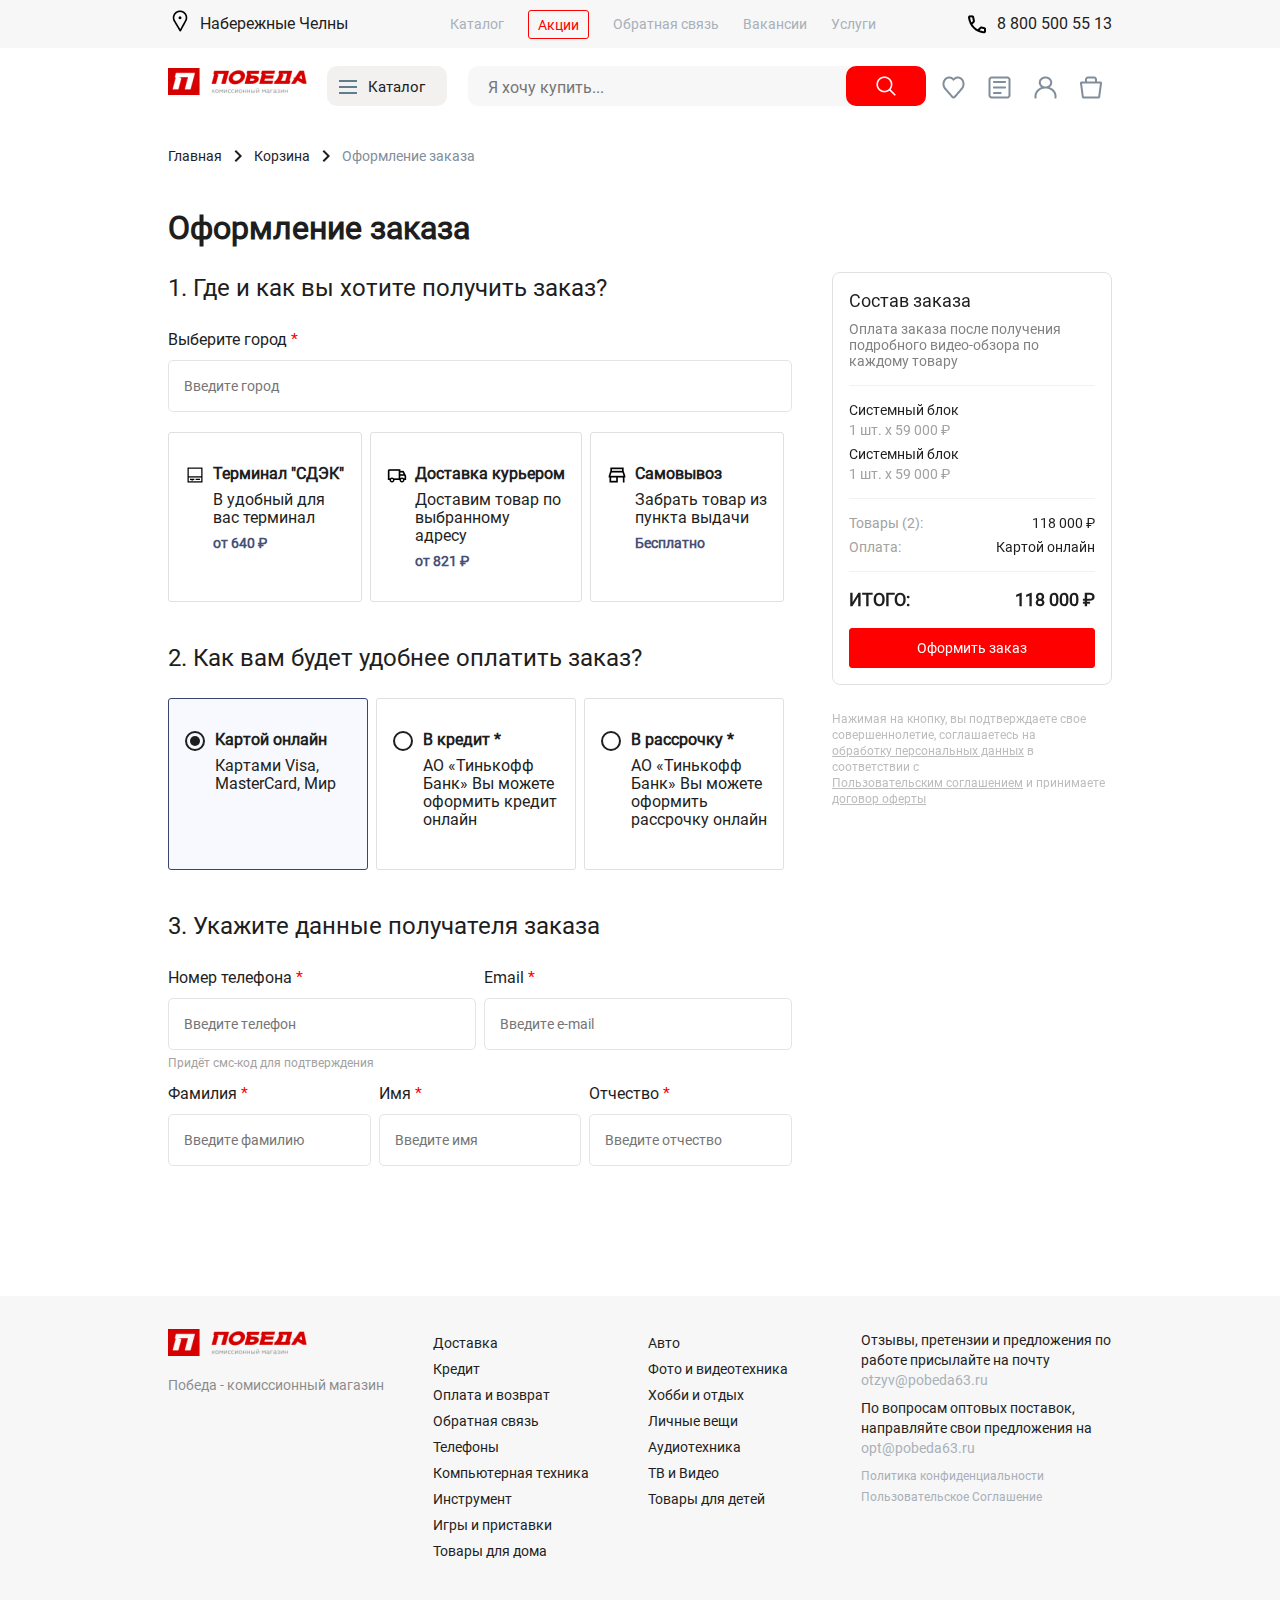
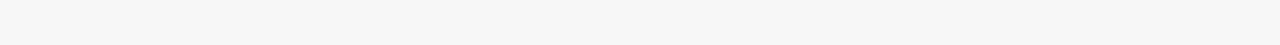
<file: html/order.html>
<!DOCTYPE html>
<html lang="ru">
  <head>
    <meta charset="UTF-8" />
    <meta name="viewport" content="width=device-width, initial-scale=1.0" />
    <title>Оформление заказа | Победа</title>
    <link rel="shortcut icon" href="../img/icon-main.ico" type="image/x-icon" />
    <link rel="stylesheet" href="../css/main-components.css" />
    <link rel="stylesheet" href="../css/order.css" />
  </head>
  <body>
    <header class="header">
      <div class="navbar-top">
        <div class="j-container navbar-top-container">
          <div class="navbar-city">
            <div class="navbar-city-icon">
              <i class="ui-icon ui-icon-place"></i>
            </div>
            <div class="navbar-city-content">
              <a>Набережные Челны</a>
            </div>
          </div>
          <div class="nav" style="overflow: hidden">
            <a href="#" class="nav-item">Каталог</a>
            <a href="#" class="nav-item active">Акции</a>
            <a href="#" class="nav-item">Обратная связь</a>
            <a href="#" class="nav-item">Вакансии</a>
            <a href="#" class="nav-item">Услуги</a>
          </div>
          <div class="phone">
            <i class="ui-icon ui-icon-phone"></i>
            <a class="phone-label">8 800 500 55 13</a>
          </div>
        </div>
      </div>
      <div class="navbar-mobile-top">
        <div class="nav">
          <div class="nav-item" id="mobileCatalogTopButton">
            <div class="nav-item-icon">
              <i class="ui-icon ui-icon-catalog"></i>
            </div>
            <div class="nav-item-label">Каталог</div>
          </div>
          <div class="nav-item">
            <div class="nav-item-icon">
              <i class="ui-icon ui-icon-percent"></i>
            </div>
            <div class="nav-item-label">Акции</div>
          </div>
          <div class="nav-item">
            <div class="nav-item-icon">
              <i class="ui-icon ui-icon-category-telefony-mobile"></i>
            </div>
            <div class="nav-item-label">Телефоны</div>
          </div>
          <div class="nav-item">
            <div class="nav-item-icon">
              <i class="ui-icon ui-icon-category-instrument-mobile"></i>
            </div>
            <div class="nav-item-label">Инструменты</div>
          </div>
        </div>
      </div>
      <div class="navbar-mobile">
        <div class="nav">
          <div class="nav-item">
            <div class="nav-item-icon">
              <a href="../html/index.html"
                ><i class="ui-icon ui-icon-home"></i
              ></a>
            </div>
            <div class="nav-item-label">Главная</div>
          </div>
          <div class="nav-item" id="mobileCatalogDownButton">
            <div class="nav-item-icon">
              <i class="ui-icon ui-icon-catalog"></i>
            </div>
            <div class="nav-item-label">Каталог</div>
          </div>
          <div class="nav-item">
            <div class="nav-item-icon">
              <a href="../html/cart.html"
                ><i class="ui-icon ui-icon-cart"></i
              ></a>
            </div>
            <div class="nav-item-label">Корзина</div>
          </div>
          <div class="nav-item">
            <div class="nav-item-icon">
              <i class="ui-icon ui-icon-inventory"></i>
            </div>
            <div class="nav-item-label">Заказы</div>
          </div>
          <div class="nav-item">
            <div class="nav-item-icon">
              <i class="ui-icon ui-icon-person"></i>
            </div>
            <div class="nav-item-label">Войти</div>
          </div>
        </div>
      </div>
    </header>

    <div class="navbar-catalog" id="navbarCatalog">
      <div class="navbar-catalog-container">
        <div class="j-container">
          <div class="navbar-catalog-content">
            <div class="navbar-catalog-menu">
              <a class="menu-item is-active">
                <i class="ui-icon ui-icon-category-telefony"></i>
                <div class="menu-item-title">Телефоны</div>
              </a>
              <a class="menu-item">
                <i class="ui-icon ui-icon-category-kompyuternaya-tehnika"></i>
                <div class="menu-item-title">Компьютерная техника</div>
              </a>
              <a class="menu-item">
                <i class="ui-icon ui-icon-category-instrument"></i>
                <div class="menu-item-title">Инструмент</div>
              </a>
              <a class="menu-item">
                <i class="ui-icon ui-icon-category-igry-i-pristavki"></i>
                <div class="menu-item-title">Игры и приставки</div>
              </a>
              <a class="menu-item">
                <i class="ui-icon ui-icon-category-tovary-dlya-doma"></i>
                <div class="menu-item-title">Товары для дома</div>
              </a>
              <a class="menu-item">
                <i class="ui-icon ui-icon-category-avto"></i>
                <div class="menu-item-title">Авто</div>
              </a>
              <a class="menu-item">
                <i class="ui-icon ui-icon-category-foto-i-videotehnika"></i>
                <div class="menu-item-title">Фото и видеотехника</div>
              </a>
              <a class="menu-item">
                <i class="ui-icon ui-icon-category-hobbi-i-otdyh"></i>
                <div class="menu-item-title">Хобби и отдых</div>
              </a>
              <a class="menu-item">
                <i class="ui-icon ui-icon-category-lichnye-vecshi"></i>
                <div class="menu-item-title">Личные вещи</div>
              </a>
              <a class="menu-item">
                <i class="ui-icon ui-icon-category-audiotehnika"></i>
                <div class="menu-item-title">Аудиотехника</div>
              </a>
              <a class="menu-item">
                <i class="ui-icon ui-icon-category-tv-i-video"></i>
                <div class="menu-item-title">ТВ и Видео</div>
              </a>
              <a class="menu-item">
                <i class="ui-icon ui-icon-category-tovary-dlya-detei"></i>
                <div class="menu-item-title">Товары для детей</div>
              </a>
            </div>

            <div class="navbar-catalog-categories is-active">
              <div class="subcategories-overlay">
                <div class="subcategories">
                  <div class="categories-item">
                    <a class="categories-item-title">
                      Телефоны
                      <span class="navbar-catalog-count">1 542</span>
                    </a>
                  </div>
                  <div class="subcategories-item">
                    <a class="subcategories-item-title">
                      Сотовые телефоны
                      <span class="navbar-catalog-count">1 045</span>
                    </a>
                  </div>
                  <div class="subcategories-item">
                    <a class="subcategories-item-title">
                      Умные часы и браслеты
                      <span class="navbar-catalog-count">90</span>
                    </a>
                  </div>
                  <div class="subcategories-item">
                    <a class="subcategories-item-title">
                      Наушники для телефонов
                      <span class="navbar-catalog-count">201</span>
                    </a>
                  </div>
                  <div class="subcategories-item">
                    <a class="subcategories-item-title">
                      Телефоны для дома и офиса
                      <span class="navbar-catalog-count">1</span>
                    </a>
                  </div>
                  <div class="subcategories-item">
                    <a class="subcategories-item-title">
                      Рации
                      <span class="navbar-catalog-count">2</span>
                    </a>
                  </div>
                  <div class="subcategories-item">
                    <a class="subcategories-item-title">
                      Зарядные устройства
                      <span class="navbar-catalog-count">163</span>
                    </a>
                  </div>
                  <div class="subcategories-item">
                    <a class="subcategories-item-title">
                      Аксессуары для телефонов
                      <span class="navbar-catalog-count">40</span>
                    </a>
                  </div>
                </div>

                <div class="subcategories">
                  <div class="categories-item">
                    <div class="categories-item-title" title="Часто ищут б/у">
                      Часто ищут
                    </div>
                  </div>
                  <div class="subcategories-item">
                    <a class="subcategories-item-title">
                      Iphone
                      <span class="navbar-catalog-count"></span>
                    </a>
                  </div>
                  <div class="subcategories-item">
                    <a class="subcategories-item-title">
                      Apple watch
                      <span class="navbar-catalog-count"></span>
                    </a>
                  </div>
                  <div class="subcategories-item">
                    <a class="subcategories-item-title">
                      Iphone 13
                      <span class="navbar-catalog-count"></span>
                    </a>
                  </div>
                  <div class="subcategories-item">
                    <a class="subcategories-item-title">
                      Samsung S22
                      <span class="navbar-catalog-count"></span>
                    </a>
                  </div>
                  <div class="subcategories-item">
                    <a class="subcategories-item-title">
                      Samsung S21
                      <span class="navbar-catalog-count"></span>
                    </a>
                  </div>
                  <div class="subcategories-item">
                    <a class="subcategories-item-title">
                      AirPods
                      <span class="navbar-catalog-count"></span>
                    </a>
                  </div>
                </div>

                <div class="subcategories">
                  <div class="categories-item">
                    <div class="categories-item-title" title="Акции б/у">
                      Акции
                    </div>
                  </div>
                  <div class="subcategories-item">
                    <a class="subcategories-item-title"> Iphone SALE </a>
                  </div>
                  <div class="subcategories-item">
                    <a class="subcategories-item-title"> Наушники SALE </a>
                  </div>
                  <div class="subcategories-item">
                    <a class="subcategories-item-title"> Телефоны SALE </a>
                  </div>
                </div>
              </div>
            </div>
            <div class="navbar-catalog-categories">
              <div class="subcategories-overlay">
                <div class="subcategories">
                  <div class="categories-item">
                    <a class="categories-item-title">
                      Компьютерная техника
                      <span class="navbar-catalog-count">280</span>
                    </a>
                  </div>
                  <div class="subcategories-item">
                    <a class="subcategories-item-title">
                      Ноутбуки
                      <span class="navbar-catalog-count">55</span>
                    </a>
                  </div>
                  <div class="subcategories-item">
                    <a class="subcategories-item-title">
                      Системные блоки
                      <span class="navbar-catalog-count">26</span>
                    </a>
                  </div>
                  <div class="subcategories-item">
                    <a class="subcategories-item-title">
                      Мониторы
                      <span class="navbar-catalog-count">38</span>
                    </a>
                  </div>
                  <div class="subcategories-item">
                    <a class="subcategories-item-title">
                      Компьютерные мыши
                      <span class="navbar-catalog-count">20</span>
                    </a>
                  </div>
                  <div class="subcategories-item">
                    <a class="subcategories-item-title">
                      Клавиатуры
                      <span class="navbar-catalog-count">2</span>
                    </a>
                  </div>
                  <div class="subcategories-item">
                    <a class="subcategories-item-title">
                      Компьютерные гарнитуры и наушники
                      <span class="navbar-catalog-count">32</span>
                    </a>
                  </div>
                  <div class="subcategories-item">
                    <a class="subcategories-item-title">
                      Web-камеры
                      <span class="navbar-catalog-count">6</span>
                    </a>
                  </div>
                  <div class="subcategories-item">
                    <a class="subcategories-item-title">
                      Планшетные пк
                      <span class="navbar-catalog-count">32</span>
                    </a>
                  </div>
                  <div class="subcategories-item">
                    <a class="subcategories-item-title">
                      Принтеры и МФУ
                      <span class="navbar-catalog-count">3</span>
                    </a>
                  </div>
                  <div class="subcategories-item">
                    <a class="subcategories-item-title">
                      Роутеры и модемы
                      <span class="navbar-catalog-count">18</span>
                    </a>
                  </div>
                  <div class="subcategories-item">
                    <a class="subcategories-item-title">
                      Жесткие диски
                      <span class="navbar-catalog-count">12</span>
                    </a>
                  </div>
                  <div class="subcategories-item">
                    <a class="subcategories-item-title">
                      Прочая оргтехника
                      <span class="navbar-catalog-count">4</span>
                    </a>
                  </div>
                  <div class="subcategories-item">
                    <a class="subcategories-item-title">
                      Аксессуары для компьютеров
                      <span class="navbar-catalog-count">32</span>
                    </a>
                  </div>
                </div>

                <div class="subcategories">
                  <div class="categories-item">
                    <div class="categories-item-title" title="Часто ищут б/у">
                      Часто ищут
                    </div>
                  </div>
                  <div class="subcategories-item">
                    <a class="subcategories-item-title">
                      Наушники
                      <span class="navbar-catalog-count"></span>
                    </a>
                  </div>
                  <div class="subcategories-item">
                    <a class="subcategories-item-title">
                      Ноутбук
                      <span class="navbar-catalog-count"></span>
                    </a>
                  </div>
                  <div class="subcategories-item">
                    <a class="subcategories-item-title">
                      Монитор
                      <span class="navbar-catalog-count"></span>
                    </a>
                  </div>
                  <div class="subcategories-item">
                    <a class="subcategories-item-title">
                      Macbook
                      <span class="navbar-catalog-count"></span>
                    </a>
                  </div>
                  <div class="subcategories-item">
                    <a class="subcategories-item-title">
                      Acer
                      <span class="navbar-catalog-count"></span>
                    </a>
                  </div>
                  <div class="subcategories-item">
                    <a class="subcategories-item-title">
                      Жесткий Диск
                      <span class="navbar-catalog-count"></span>
                    </a>
                  </div>
                </div>

                <div class="subcategories">
                  <div class="categories-item">
                    <div class="categories-item-title" title="Акции б/у">
                      Акции
                    </div>
                  </div>
                  <div class="subcategories-item">
                    <a class="subcategories-item-title"> Наушники SALE </a>
                  </div>
                  <div class="subcategories-item">
                    <a class="subcategories-item-title"> Ноутбук SALE </a>
                  </div>
                  <div class="subcategories-item">
                    <a class="subcategories-item-title"> Монитор SALE </a>
                  </div>
                </div>
              </div>
            </div>
            <div class="navbar-catalog-categories">
              <div class="subcategories-overlay">
                <div class="subcategories">
                  <div class="categories-item">
                    <a class="categories-item-title">
                      Инструмент
                      <span class="navbar-catalog-count">656</span>
                    </a>
                  </div>
                  <div class="subcategories-item">
                    <a class="subcategories-item-title">
                      Измерительные инструменты
                      <span class="navbar-catalog-count">39</span>
                    </a>
                  </div>
                  <div class="subcategories-item">
                    <a class="subcategories-item-title">
                      Электроинструмент
                      <span class="navbar-catalog-count">485</span>
                    </a>
                  </div>
                  <div class="subcategories-item">
                    <a class="subcategories-item-title">
                      Ручной инструмент
                      <span class="navbar-catalog-count">64</span>
                    </a>
                  </div>
                  <div class="subcategories-item">
                    <a class="subcategories-item-title">
                      Сварочное оборудование
                      <span class="navbar-catalog-count">34</span>
                    </a>
                  </div>
                  <div class="subcategories-item">
                    <a class="subcategories-item-title">
                      Бензоинструмент
                      <span class="navbar-catalog-count">11</span>
                    </a>
                  </div>
                  <div class="subcategories-item">
                    <a class="subcategories-item-title">
                      Пневмоинструмент
                      <span class="navbar-catalog-count">4</span>
                    </a>
                  </div>
                  <div class="subcategories-item">
                    <a class="subcategories-item-title">
                      Светотехника
                      <span class="navbar-catalog-count">10</span>
                    </a>
                  </div>
                  <div class="subcategories-item">
                    <a class="subcategories-item-title">
                      Техника для сада
                      <span class="navbar-catalog-count">9</span>
                    </a>
                  </div>
                </div>

                <div class="subcategories">
                  <div class="categories-item">
                    <div class="categories-item-title" title="Часто ищут б/у">
                      Часто ищут
                    </div>
                  </div>
                  <div class="subcategories-item">
                    <a class="subcategories-item-title">
                      Перфоратор
                      <span class="navbar-catalog-count"></span>
                    </a>
                  </div>
                  <div class="subcategories-item">
                    <a class="subcategories-item-title">
                      Шуруповерт
                      <span class="navbar-catalog-count"></span>
                    </a>
                  </div>
                  <div class="subcategories-item">
                    <a class="subcategories-item-title">
                      УШМ
                      <span class="navbar-catalog-count"></span>
                    </a>
                  </div>
                  <div class="subcategories-item">
                    <a class="subcategories-item-title">
                      Набор инструментов
                      <span class="navbar-catalog-count"></span>
                    </a>
                  </div>
                  <div class="subcategories-item">
                    <a class="subcategories-item-title">
                      Сварочник
                      <span class="navbar-catalog-count"></span>
                    </a>
                  </div>
                </div>

                <div class="subcategories">
                  <div class="categories-item">
                    <div class="categories-item-title" title="Акции б/у">
                      Акции
                    </div>
                  </div>
                  <div class="subcategories-item">
                    <a class="subcategories-item-title"> Перфоратор SALE </a>
                  </div>
                  <div class="subcategories-item">
                    <a class="subcategories-item-title"> Шуруповерт SALE </a>
                  </div>
                  <div class="subcategories-item">
                    <a class="subcategories-item-title"> УШМ SALE </a>
                  </div>
                </div>
              </div>
            </div>
            <div class="navbar-catalog-categories">
              <div class="subcategories-overlay">
                <div class="subcategories">
                  <div class="categories-item">
                    <a class="categories-item-title">
                      Игры и приставки
                      <span class="navbar-catalog-count">53</span>
                    </a>
                  </div>
                  <div class="subcategories-item">
                    <a class="subcategories-item-title">
                      Игровые приставки
                      <span class="navbar-catalog-count">20</span>
                    </a>
                  </div>
                  <div class="subcategories-item">
                    <a class="subcategories-item-title">
                      Игры для приставок
                      <span class="navbar-catalog-count">15</span>
                    </a>
                  </div>
                  <div class="subcategories-item">
                    <a class="subcategories-item-title">
                      Аксессуары для игровых приставок
                      <span class="navbar-catalog-count">15</span>
                    </a>
                  </div>
                  <div class="subcategories-item">
                    <a class="subcategories-item-title">
                      Настольные игры
                      <span class="navbar-catalog-count">3</span>
                    </a>
                  </div>
                </div>

                <div class="subcategories">
                  <div class="categories-item">
                    <div class="categories-item-title" title="Часто ищут б/у">
                      Часто ищут
                    </div>
                  </div>
                  <div class="subcategories-item">
                    <a class="subcategories-item-title">
                      PS1
                      <span class="navbar-catalog-count"></span>
                    </a>
                  </div>
                  <div class="subcategories-item">
                    <a class="subcategories-item-title">
                      PS2
                      <span class="navbar-catalog-count"></span>
                    </a>
                  </div>
                  <div class="subcategories-item">
                    <a class="subcategories-item-title">
                      PS3
                      <span class="navbar-catalog-count"></span>
                    </a>
                  </div>
                  <div class="subcategories-item">
                    <a class="subcategories-item-title">
                      PS4
                      <span class="navbar-catalog-count"></span>
                    </a>
                  </div>
                  <div class="subcategories-item">
                    <a class="subcategories-item-title">
                      PS5
                      <span class="navbar-catalog-count"></span>
                    </a>
                  </div>
                  <div class="subcategories-item">
                    <a class="subcategories-item-title">
                      Джойстик
                      <span class="navbar-catalog-count"></span>
                    </a>
                  </div>
                </div>
              </div>
            </div>
            <div class="navbar-catalog-categories">
              <div class="subcategories-overlay">
                <div class="subcategories">
                  <div class="categories-item">
                    <a class="categories-item-title">
                      Товары для дома
                      <span class="navbar-catalog-count">316</span>
                    </a>
                  </div>
                  <div class="subcategories-item">
                    <a class="subcategories-item-title">
                      Хозяйственные товары
                      <span class="navbar-catalog-count">2</span>
                    </a>
                  </div>
                  <div class="subcategories-item">
                    <a class="subcategories-item-title">
                      Мультиварки
                      <span class="navbar-catalog-count">15</span>
                    </a>
                  </div>
                  <div class="subcategories-item">
                    <a class="subcategories-item-title">
                      Климатическое оборудование
                      <span class="navbar-catalog-count">24</span>
                    </a>
                  </div>
                  <div class="subcategories-item">
                    <a class="subcategories-item-title">
                      Мебель и интерьер
                      <span class="navbar-catalog-count">6</span>
                    </a>
                  </div>
                  <div class="subcategories-item">
                    <a class="subcategories-item-title">
                      Микроволновые печи
                      <span class="navbar-catalog-count">8</span>
                    </a>
                  </div>
                  <div class="subcategories-item">
                    <a class="subcategories-item-title">
                      Пылесосы
                      <span class="navbar-catalog-count">35</span>
                    </a>
                  </div>
                  <div class="subcategories-item">
                    <a class="subcategories-item-title">
                      Стиральные машины
                      <span class="navbar-catalog-count">1</span>
                    </a>
                  </div>
                  <div class="subcategories-item">
                    <a class="subcategories-item-title">
                      Товары для красоты и здоровья
                      <span class="navbar-catalog-count">12</span>
                    </a>
                  </div>
                  <div class="subcategories-item">
                    <a class="subcategories-item-title">
                      Товары для кухни
                      <span class="navbar-catalog-count">52</span>
                    </a>
                  </div>
                  <div class="subcategories-item">
                    <a class="subcategories-item-title">
                      Утюги и отпариватели
                      <span class="navbar-catalog-count">21</span>
                    </a>
                  </div>
                  <div class="subcategories-item">
                    <a class="subcategories-item-title">
                      Чайники и кофеварки
                      <span class="navbar-catalog-count">32</span>
                    </a>
                  </div>
                  <div class="subcategories-item">
                    <a class="subcategories-item-title">
                      Холодильники и морозильники
                      <span class="navbar-catalog-count">1</span>
                    </a>
                  </div>
                  <div class="subcategories-item">
                    <a class="subcategories-item-title">
                      Швейные машины
                      <span class="navbar-catalog-count">3</span>
                    </a>
                  </div>
                  <div class="subcategories-item">
                    <a class="subcategories-item-title">
                      Бритвы и машинки для стрижки
                      <span class="navbar-catalog-count">29</span>
                    </a>
                  </div>
                  <div class="subcategories-item">
                    <a class="subcategories-item-title">
                      Фены и плойки
                      <span class="navbar-catalog-count">24</span>
                    </a>
                  </div>
                  <div class="subcategories-item">
                    <a class="subcategories-item-title">
                      Весы
                      <span class="navbar-catalog-count">30</span>
                    </a>
                  </div>
                  <div class="subcategories-item">
                    <a class="subcategories-item-title">
                      Электрические плиты
                      <span class="navbar-catalog-count">7</span>
                    </a>
                  </div>
                </div>

                <div class="subcategories">
                  <div class="categories-item">
                    <div class="categories-item-title" title="Часто ищут б/у">
                      Часто ищут
                    </div>
                  </div>
                  <div class="subcategories-item">
                    <a class="subcategories-item-title">
                      Микроволновка
                      <span class="navbar-catalog-count"></span>
                    </a>
                  </div>
                  <div class="subcategories-item">
                    <a class="subcategories-item-title">
                      Мультиварка
                      <span class="navbar-catalog-count"></span>
                    </a>
                  </div>
                  <div class="subcategories-item">
                    <a class="subcategories-item-title">
                      Фен
                      <span class="navbar-catalog-count"></span>
                    </a>
                  </div>
                  <div class="subcategories-item">
                    <a class="subcategories-item-title">
                      Пароварка
                      <span class="navbar-catalog-count"></span>
                    </a>
                  </div>
                  <div class="subcategories-item">
                    <a class="subcategories-item-title">
                      Обогреватель
                      <span class="navbar-catalog-count"></span>
                    </a>
                  </div>
                  <div class="subcategories-item">
                    <a class="subcategories-item-title">
                      Робот пылесос
                      <span class="navbar-catalog-count"></span>
                    </a>
                  </div>
                </div>
              </div>
            </div>
            <div class="navbar-catalog-categories">
              <div class="subcategories-overlay">
                <div class="subcategories">
                  <div class="categories-item">
                    <a class="categories-item-title">
                      Авто
                      <span class="navbar-catalog-count">135</span>
                    </a>
                  </div>
                  <div class="subcategories-item">
                    <a class="subcategories-item-title">
                      Мойки высокого давления
                      <span class="navbar-catalog-count">2</span>
                    </a>
                  </div>
                  <div class="subcategories-item">
                    <a class="subcategories-item-title">
                      Насосы и компрессоры
                      <span class="navbar-catalog-count">2</span>
                    </a>
                  </div>
                  <div class="subcategories-item">
                    <a class="subcategories-item-title">
                      Автомагнитолы
                      <span class="navbar-catalog-count">29</span>
                    </a>
                  </div>
                  <div class="subcategories-item">
                    <a class="subcategories-item-title">
                      Автомобильные аксессуары и комплектующие
                      <span class="navbar-catalog-count">23</span>
                    </a>
                  </div>
                  <div class="subcategories-item">
                    <a class="subcategories-item-title">
                      Автомобильные колонки
                      <span class="navbar-catalog-count">32</span>
                    </a>
                  </div>
                  <div class="subcategories-item">
                    <a class="subcategories-item-title">
                      Автомобильные сабвуферы
                      <span class="navbar-catalog-count">3</span>
                    </a>
                  </div>
                  <div class="subcategories-item">
                    <a class="subcategories-item-title">
                      Автомобильные усилители
                      <span class="navbar-catalog-count">18</span>
                    </a>
                  </div>
                  <div class="subcategories-item">
                    <a class="subcategories-item-title">
                      Парктроники и сигнализация
                      <span class="navbar-catalog-count">3</span>
                    </a>
                  </div>
                  <div class="subcategories-item">
                    <a class="subcategories-item-title">
                      Видеорегистраторы
                      <span class="navbar-catalog-count">18</span>
                    </a>
                  </div>
                  <div class="subcategories-item">
                    <a class="subcategories-item-title">
                      Навигаторы
                      <span class="navbar-catalog-count">3</span>
                    </a>
                  </div>
                  <div class="subcategories-item">
                    <a class="subcategories-item-title">
                      Шины и диски
                      <span class="navbar-catalog-count">2</span>
                    </a>
                  </div>
                </div>

                <div class="subcategories">
                  <div class="categories-item">
                    <div class="categories-item-title" title="Часто ищут б/у">
                      Часто ищут
                    </div>
                  </div>
                  <div class="subcategories-item">
                    <a class="subcategories-item-title">
                      Навигатор
                      <span class="navbar-catalog-count"></span>
                    </a>
                  </div>
                  <div class="subcategories-item">
                    <a class="subcategories-item-title">
                      Антирадар
                      <span class="navbar-catalog-count"></span>
                    </a>
                  </div>
                  <div class="subcategories-item">
                    <a class="subcategories-item-title">
                      Аптечка
                      <span class="navbar-catalog-count"></span>
                    </a>
                  </div>
                  <div class="subcategories-item">
                    <a class="subcategories-item-title">
                      Сигнализация
                      <span class="navbar-catalog-count"></span>
                    </a>
                  </div>
                </div>
              </div>
            </div>
            <div class="navbar-catalog-categories">
              <div class="subcategories-overlay">
                <div class="subcategories">
                  <div class="categories-item">
                    <a class="categories-item-title">
                      Фото и видеотехника
                      <span class="navbar-catalog-count">20</span>
                    </a>
                  </div>
                  <div class="subcategories-item">
                    <a class="subcategories-item-title">
                      Фотоаппараты
                      <span class="navbar-catalog-count">10</span>
                    </a>
                  </div>
                  <div class="subcategories-item">
                    <a class="subcategories-item-title">
                      Видеокамеры
                      <span class="navbar-catalog-count">9</span>
                    </a>
                  </div>
                  <div class="subcategories-item">
                    <a class="subcategories-item-title">
                      Аксессуары для фото и видеокамер
                      <span class="navbar-catalog-count">1</span>
                    </a>
                  </div>
                </div>

                <div class="subcategories">
                  <div class="categories-item">
                    <div class="categories-item-title" title="Часто ищут б/у">
                      Часто ищут
                    </div>
                  </div>
                  <div class="subcategories-item">
                    <a class="subcategories-item-title">
                      Штатив
                      <span class="navbar-catalog-count"></span>
                    </a>
                  </div>
                  <div class="subcategories-item">
                    <a class="subcategories-item-title">
                      Вспышка
                      <span class="navbar-catalog-count"></span>
                    </a>
                  </div>
                  <div class="subcategories-item">
                    <a class="subcategories-item-title">
                      Объектив
                      <span class="navbar-catalog-count"></span>
                    </a>
                  </div>
                </div>
              </div>
            </div>
            <div class="navbar-catalog-categories">
              <div class="subcategories-overlay">
                <div class="subcategories">
                  <div class="categories-item">
                    <a class="categories-item-title">
                      Хобби и отдых
                      <span class="navbar-catalog-count">62</span>
                    </a>
                  </div>
                  <div class="subcategories-item">
                    <a class="subcategories-item-title">
                      Зимний спортивный инвентарь
                      <span class="navbar-catalog-count">1</span>
                    </a>
                  </div>
                  <div class="subcategories-item">
                    <a class="subcategories-item-title">
                      Металлоискатели
                      <span class="navbar-catalog-count">8</span>
                    </a>
                  </div>
                  <div class="subcategories-item">
                    <a class="subcategories-item-title">
                      Бинокли и оптика
                      <span class="navbar-catalog-count">6</span>
                    </a>
                  </div>
                  <div class="subcategories-item">
                    <a class="subcategories-item-title">
                      Водный инвентарь
                      <span class="navbar-catalog-count">11</span>
                    </a>
                  </div>
                  <div class="subcategories-item">
                    <a class="subcategories-item-title">
                      Тату-машинки
                      <span class="navbar-catalog-count">4</span>
                    </a>
                  </div>
                  <div class="subcategories-item">
                    <a class="subcategories-item-title">
                      Велосипеды и самокаты
                      <span class="navbar-catalog-count">8</span>
                    </a>
                  </div>
                  <div class="subcategories-item">
                    <a class="subcategories-item-title">
                      Пневматика и электрошокеры
                      <span class="navbar-catalog-count">10</span>
                    </a>
                  </div>
                  <div class="subcategories-item">
                    <a class="subcategories-item-title">
                      Тренажеры
                      <span class="navbar-catalog-count">1</span>
                    </a>
                  </div>
                  <div class="subcategories-item">
                    <a class="subcategories-item-title">
                      Роликовые и ледовые коньки
                      <span class="navbar-catalog-count">1</span>
                    </a>
                  </div>
                  <div class="subcategories-item">
                    <a class="subcategories-item-title">
                      Туризм
                      <span class="navbar-catalog-count">12</span>
                    </a>
                  </div>
                </div>

                <div class="subcategories">
                  <div class="categories-item">
                    <div class="categories-item-title" title="Часто ищут б/у">
                      Часто ищут
                    </div>
                  </div>
                  <div class="subcategories-item">
                    <a class="subcategories-item-title">
                      Велосипеды
                      <span class="navbar-catalog-count"></span>
                    </a>
                  </div>
                  <div class="subcategories-item">
                    <a class="subcategories-item-title">
                      Самокат
                      <span class="navbar-catalog-count"></span>
                    </a>
                  </div>
                  <div class="subcategories-item">
                    <a class="subcategories-item-title">
                      Удочки
                      <span class="navbar-catalog-count"></span>
                    </a>
                  </div>
                  <div class="subcategories-item">
                    <a class="subcategories-item-title">
                      Гантели
                      <span class="navbar-catalog-count"></span>
                    </a>
                  </div>
                  <div class="subcategories-item">
                    <a class="subcategories-item-title">
                      Боксерские перчатки
                      <span class="navbar-catalog-count"></span>
                    </a>
                  </div>
                  <div class="subcategories-item">
                    <a class="subcategories-item-title">
                      Для сноуборда
                      <span class="navbar-catalog-count"></span>
                    </a>
                  </div>
                </div>

                <div class="subcategories">
                  <div class="categories-item">
                    <div class="categories-item-title" title="Акции б/у">
                      Акции
                    </div>
                  </div>
                  <div class="subcategories-item">
                    <a class="subcategories-item-title"> Велосипеды SALE </a>
                  </div>
                  <div class="subcategories-item">
                    <a class="subcategories-item-title"> Самокат SALE </a>
                  </div>
                </div>
              </div>
            </div>
            <div class="navbar-catalog-categories">
              <div class="subcategories-overlay">
                <div class="subcategories">
                  <div class="categories-item">
                    <a class="categories-item-title">
                      Личные вещи
                      <span class="navbar-catalog-count">27</span>
                    </a>
                  </div>
                  <div class="subcategories-item">
                    <a class="subcategories-item-title">
                      Канцтовары
                      <span class="navbar-catalog-count">3</span>
                    </a>
                  </div>
                  <div class="subcategories-item">
                    <a class="subcategories-item-title">
                      Часы
                      <span class="navbar-catalog-count">22</span>
                    </a>
                  </div>
                  <div class="subcategories-item">
                    <a class="subcategories-item-title">
                      Кошельки и сумки
                      <span class="navbar-catalog-count">2</span>
                    </a>
                  </div>
                </div>

                <div class="subcategories">
                  <div class="categories-item">
                    <div class="categories-item-title" title="Часто ищут б/у">
                      Часто ищут
                    </div>
                  </div>
                  <div class="subcategories-item">
                    <a class="subcategories-item-title">
                      Часы
                      <span class="navbar-catalog-count"></span>
                    </a>
                  </div>
                  <div class="subcategories-item">
                    <a class="subcategories-item-title">
                      Tissot
                      <span class="navbar-catalog-count"></span>
                    </a>
                  </div>
                  <div class="subcategories-item">
                    <a class="subcategories-item-title">
                      Casio
                      <span class="navbar-catalog-count"></span>
                    </a>
                  </div>
                  <div class="subcategories-item">
                    <a class="subcategories-item-title">
                      Шуба
                      <span class="navbar-catalog-count"></span>
                    </a>
                  </div>
                  <div class="subcategories-item">
                    <a class="subcategories-item-title">
                      Коллекционные фигурки
                      <span class="navbar-catalog-count"></span>
                    </a>
                  </div>
                </div>

                <div class="subcategories">
                  <div class="categories-item">
                    <div class="categories-item-title" title="Акции б/у">
                      Акции
                    </div>
                  </div>
                  <div class="subcategories-item">
                    <a class="subcategories-item-title"> Часы SALE </a>
                  </div>
                </div>
              </div>
            </div>
            <div class="navbar-catalog-categories">
              <div class="subcategories-overlay">
                <div class="subcategories">
                  <div class="categories-item">
                    <a class="categories-item-title">
                      Аудиотехника
                      <span class="navbar-catalog-count">110</span>
                    </a>
                  </div>
                  <div class="subcategories-item">
                    <a class="subcategories-item-title">
                      Музыкальные инструменты
                      <span class="navbar-catalog-count">11</span>
                    </a>
                  </div>
                  <div class="subcategories-item">
                    <a class="subcategories-item-title">
                      MP3 плееры
                      <span class="navbar-catalog-count">1</span>
                    </a>
                  </div>
                  <div class="subcategories-item">
                    <a class="subcategories-item-title">
                      Колонки
                      <span class="navbar-catalog-count">95</span>
                    </a>
                  </div>
                  <div class="subcategories-item">
                    <a class="subcategories-item-title">
                      Домашние кинотеатры
                      <span class="navbar-catalog-count">2</span>
                    </a>
                  </div>
                  <div class="subcategories-item">
                    <a class="subcategories-item-title">
                      Музыкальные центры
                      <span class="navbar-catalog-count">1</span>
                    </a>
                  </div>
                </div>

                <div class="subcategories">
                  <div class="categories-item">
                    <div class="categories-item-title" title="Часто ищут б/у">
                      Часто ищут
                    </div>
                  </div>
                  <div class="subcategories-item">
                    <a class="subcategories-item-title">
                      Колонка JBL
                      <span class="navbar-catalog-count"></span>
                    </a>
                  </div>
                  <div class="subcategories-item">
                    <a class="subcategories-item-title">
                      Яндекс станция
                      <span class="navbar-catalog-count"></span>
                    </a>
                  </div>
                  <div class="subcategories-item">
                    <a class="subcategories-item-title">
                      Домашний кинотеатр
                      <span class="navbar-catalog-count"></span>
                    </a>
                  </div>
                </div>
              </div>
            </div>
            <div class="navbar-catalog-categories">
              <div class="subcategories-overlay">
                <div class="subcategories">
                  <div class="categories-item">
                    <a class="categories-item-title">
                      ТВ и Видео
                      <span class="navbar-catalog-count">147</span>
                    </a>
                  </div>
                  <div class="subcategories-item">
                    <a class="subcategories-item-title">
                      Телевизоры
                      <span class="navbar-catalog-count">110</span>
                    </a>
                  </div>
                  <div class="subcategories-item">
                    <a class="subcategories-item-title">
                      Видео
                      <span class="navbar-catalog-count">1</span>
                    </a>
                  </div>
                  <div class="subcategories-item">
                    <a class="subcategories-item-title">
                      Проекторы
                      <span class="navbar-catalog-count">1</span>
                    </a>
                  </div>
                  <div class="subcategories-item">
                    <a class="subcategories-item-title">
                      Цифровое телевидение
                      <span class="navbar-catalog-count">11</span>
                    </a>
                  </div>
                  <div class="subcategories-item">
                    <a class="subcategories-item-title">
                      Аксессуары для ТВ и видео
                      <span class="navbar-catalog-count">24</span>
                    </a>
                  </div>
                </div>

                <div class="subcategories">
                  <div class="categories-item">
                    <div class="categories-item-title" title="Часто ищут б/у">
                      Часто ищут
                    </div>
                  </div>
                  <div class="subcategories-item">
                    <a class="subcategories-item-title">
                      Телевизор
                      <span class="navbar-catalog-count"></span>
                    </a>
                  </div>
                  <div class="subcategories-item">
                    <a class="subcategories-item-title">
                      Тв Samsung
                      <span class="navbar-catalog-count"></span>
                    </a>
                  </div>
                  <div class="subcategories-item">
                    <a class="subcategories-item-title">
                      Тв Dexp
                      <span class="navbar-catalog-count"></span>
                    </a>
                  </div>
                  <div class="subcategories-item">
                    <a class="subcategories-item-title">
                      Тв LG
                      <span class="navbar-catalog-count"></span>
                    </a>
                  </div>
                  <div class="subcategories-item">
                    <a class="subcategories-item-title">
                      Кронштейн для ТВ
                      <span class="navbar-catalog-count"></span>
                    </a>
                  </div>
                  <div class="subcategories-item">
                    <a class="subcategories-item-title">
                      Тв приставки
                      <span class="navbar-catalog-count"></span>
                    </a>
                  </div>
                </div>

                <div class="subcategories">
                  <div class="categories-item">
                    <div class="categories-item-title" title="Акции б/у">
                      Акции
                    </div>
                  </div>
                  <div class="subcategories-item">
                    <a class="subcategories-item-title"> Телевизор SALE </a>
                  </div>
                </div>
              </div>
            </div>
            <div class="navbar-catalog-categories">
              <div class="subcategories-overlay">
                <div class="subcategories">
                  <div class="categories-item">
                    <a class="categories-item-title">
                      Товары для детей
                      <span class="navbar-catalog-count">3</span>
                    </a>
                  </div>
                  <div class="subcategories-item">
                    <a class="subcategories-item-title">
                      Детские автокресла
                      <span class="navbar-catalog-count">2</span>
                    </a>
                  </div>
                  <div class="subcategories-item">
                    <a class="subcategories-item-title">
                      Детские игрушки
                      <span class="navbar-catalog-count">1</span>
                    </a>
                  </div>
                </div>

                <div class="subcategories">
                  <div class="categories-item">
                    <div class="categories-item-title" title="Часто ищут б/у">
                      Часто ищут
                    </div>
                  </div>
                  <div class="subcategories-item">
                    <a class="subcategories-item-title">
                      Автокресла
                      <span class="navbar-catalog-count"></span>
                    </a>
                  </div>
                  <div class="subcategories-item">
                    <a class="subcategories-item-title">
                      Коляски
                      <span class="navbar-catalog-count"></span>
                    </a>
                  </div>
                </div>
              </div>
            </div>
          </div>
        </div>
      </div>
      <div class="navbar-catalog-overlay" id="navbar-catalog-overlay"></div>
    </div>
    <div class="navbar" style="top: -20px" id="navbar">
      <div class="j-container navbar-container">
        <a href="../html/index.html"
          ><span data-svg="logo" class="navbar-logo"></span
        ></a>
        <div class="navbar-city">
          <div class="navbar-city-icon">
            <i class="ui-icon ui-icon-place"></i>
          </div>
          <div class="navbar-city-content">
            <div class="navbar-city-label">
              <div class="j-dropdown">
                <div class="j-dropdown-header">Набережные Челны</div>
              </div>
            </div>
          </div>
        </div>
        <div class="navbar-catalog-button" id="navbarButton">
          <i class="ui-icon ui-icon-catalog"></i>
          <div class="navbar-catalog-button-label">Каталог</div>
        </div>
        <div class="elastic-search">
          <form class="elastic-search-wrapper" autocomplete="off">
            <input
              class="elastic-search-input"
              type="text"
              value=""
              placeholder="Я хочу купить..."
            />
            <div class="elastic-search-clear"></div>
          </form>
          <button class="elastic-search-button" aria-label="Поиск">
            <i class="ui-icon ui-icon-search"></i>
          </button>
        </div>
        <div class="nav">
          <div class="nav-item">
            <i class="ui-icon ui-icon-like"></i>
            <div class="nav-item-label">Избранное</div>
          </div>
          <div class="nav-item">
            <i class="ui-icon ui-icon-inventory"></i>
            <div class="nav-item-label">Заказы</div>
          </div>
          <div class="nav-item">
            <i class="ui-icon ui-icon-person"></i>
            <div class="nav-item-label">Войти</div>
          </div>
          <a href="../html/cart.html">
            <div class="nav-item">
              <i class="ui-icon ui-icon-cart"></i>
              <div class="nav-item-label">Корзина</div>
            </div>
          </a>
        </div>
      </div>
    </div>
    <main class="main">
      <div class="main-wrapper">
        <div class="app">
          <div class="j-container">
            <div class="breadcrumbs">
              <span>
                <a
                  class="breadcrumbs-crumb breadcrumbs-crumb-previus"
                  href="../html/index.html"
                >
                  <span>Главная</span>
                </a>
              </span>
              <i class="ui-icon ui-icon-arrow-angleright"></i>
              <span>
                <a
                  class="breadcrumbs-crumb breadcrumbs-crumb-previus"
                  href="../html/cart.html"
                >
                  <span>Корзина</span>
                </a>
              </span>
              <i class="ui-icon ui-icon-arrow-angleright"></i>
              <div class="breadcrumbs-crumb breadcrumbs-crumb-current">
                <span>Оформление заказа</span>
              </div>
            </div>
          </div>
          <div class="j-container app-content">
            <div class="page-checkout is-order">
              <div class="checkout-header">Оформление заказа</div>
              <div class="checkout-container">
                <div class="checkout-form">
                  <form class="checkout-delivery checkout-form--content">
                    <div class="checkout-form--title">
                      1. Где и как вы хотите получить заказ?
                    </div>
                    <div class="checkout-form--field">
                      <div class="j-input">
                        <div class="j-input-hint top">
                          Выберите город <span class="j-input-required">*</span>
                        </div>
                        <div class="j-dropdown checkout-delivery--dropdown">
                          <div class="j-dropdown-header">
                            <input type="text" placeholder="Введите город" />
                          </div>
                        </div>
                      </div>
                    </div>
                    <div
                      class="j-form-field checkout-form--checkboxes"
                      style="position: relative"
                    >
                      <div
                        class="j-input checkout-form--checkbox checkout-form-delivery--checkbox"
                        style="order: 2"
                      >
                        <div class="checkout-form-delivery--checkbox-icon">
                          <img src="../img/icon-truck.png" alt="" />
                        </div>
                        <div class="checkout-form--checkbox-wrapper">
                          <div class="checkout-form--checkbox-title">
                            Доставка курьером
                          </div>
                          <div class="checkout-form--checkbox-label">
                            Доставим товар по выбранному адресу
                          </div>
                          <div class="checkout-form--checkbox-value">
                            от 821 ₽
                          </div>
                        </div>
                      </div>
                      <div
                        class="j-input checkout-form--checkbox checkout-form-delivery--checkbox"
                        style="order: 1"
                      >
                        <div class="checkout-form-delivery--checkbox-icon">
                          <img src="../img/icon-kiosk.png" alt="" />
                        </div>
                        <div class="checkout-form--checkbox-wrapper">
                          <div class="checkout-form--checkbox-title">
                            Терминал "СДЭК"
                          </div>
                          <div class="checkout-form--checkbox-label">
                            В удобный для вас терминал
                          </div>
                          <div class="checkout-form--checkbox-value">
                            от 640 ₽
                          </div>
                        </div>
                      </div>
                      <div
                        class="j-input checkout-form--checkbox checkout-form-delivery--checkbox"
                        style="order: 3"
                      >
                        <div class="checkout-form-delivery--checkbox-icon">
                          <img src="../img/icon-shop.png" alt="" />
                        </div>
                        <div class="checkout-form--checkbox-wrapper">
                          <div class="checkout-form--checkbox-title">
                            Самовывоз
                          </div>
                          <div class="checkout-form--checkbox-label">
                            Забрать товар из пункта выдачи
                          </div>
                          <div class="checkout-form--checkbox-value">
                            Бесплатно
                          </div>
                        </div>
                      </div>
                    </div>
                  </form>
                  <div class="checkout-credit checkout-form--content">
                    <div class="checkout-form--title">
                      2. Как вам будет удобнее оплатить заказ?
                    </div>
                    <div class="j-form-field checkout-form--checkboxes">
                      <div
                        class="j-input checkout-form--checkbox checkout-form-pay--checkbox is-active"
                      >
                        <div class="checkout-form--checkbox-icon"></div>
                        <div class="checkout-form--checkbox-wrapper">
                          <div class="checkout-form--checkbox-title">
                            Картой онлайн
                          </div>
                          <div class="checkout-form--checkbox-label">
                            Картами Visa, MasterCard, Мир
                          </div>
                        </div>
                      </div>
                      <div
                        class="j-input checkout-form--checkbox checkout-form-pay--checkbox"
                      >
                        <div class="checkout-form--checkbox-icon"></div>
                        <div class="checkout-form--checkbox-wrapper">
                          <div class="checkout-form--checkbox-title">
                            <div class="j-tooltip">
                              <div class="j-tooltip-header">В кредит *</div>
                            </div>
                          </div>
                          <div class="checkout-form--checkbox-label">
                            АО «Тинькофф Банк» Вы можете оформить кредит онлайн
                          </div>
                        </div>
                      </div>
                      <div
                        class="j-input checkout-form--checkbox checkout-form-pay--checkbox"
                      >
                        <div class="checkout-form--checkbox-icon"></div>
                        <div class="checkout-form--checkbox-wrapper">
                          <div class="checkout-form--checkbox-title">
                            <div class="j-tooltip">
                              <div class="j-tooltip-header">В рассрочку *</div>
                            </div>
                          </div>
                          <div class="checkout-form--checkbox-label">
                            АО «Тинькофф Банк» Вы можете оформить рассрочку
                            онлайн
                          </div>
                        </div>
                      </div>
                    </div>
                  </div>
                  <div class="checkout-data checkout-form--content">
                    <div class="checkout-form--title">
                      3. Укажите данные получателя заказа
                    </div>
                    <div class="j-form-field checkout-form--field">
                      <div class="j-input checkout-form--input">
                        <div class="j-input-hint top">
                          Номер телефона <span class="j-input-required">*</span>
                        </div>
                        <input type="text" placeholder="Введите телефон" />
                        <div class="j-input-hint bottom">
                          Придёт смс-код для подтверждения
                        </div>
                      </div>
                      <div class="j-input checkout-form--input">
                        <div class="j-input-hint top">
                          Email <span class="j-input-required">*</span>
                        </div>
                        <input type="text" placeholder="Введите e-mail" />
                      </div>
                    </div>
                    <div class="j-form-field checkout-form--field">
                      <div class="j-input checkout-form--input">
                        <div class="j-input-hint top">
                          Фамилия <span class="j-input-required">*</span>
                        </div>
                        <input type="text" placeholder="Введите фамилию" />
                      </div>
                      <div class="j-input checkout-form--input">
                        <div class="j-input-hint top">
                          Имя <span class="j-input-required">*</span>
                        </div>
                        <input type="text" placeholder="Введите имя" />
                      </div>
                      <div class="j-input checkout-form--input">
                        <div class="j-input-hint top">
                          Отчество <span class="j-input-required">*</span>
                        </div>
                        <input type="text" placeholder="Введите отчество" />
                      </div>
                    </div>
                  </div>
                </div>
                <div class="checkout-order-wrapper">
                  <div class="checkout-order">
                    <div class="checkout-order--title">Состав заказа</div>
                    <div class="checkout-order--content">
                      <div class="checkout-order--label">
                        Оплата заказа после получения подробного видео-обзора по
                        каждому товару
                      </div>
                      <div class="checkout-order--cards">
                        <div style="max-height: 200px">
                          <div class="simplebar-wrapper" style="margin: 0px">
                            <div class="simplebar-height-auto-observer-wrapper">
                              <div class="simplebar-height-auto-observer"></div>
                            </div>
                            <div class="simplebar-mask">
                              <div class="simplebar-offset">
                                <div class="simplebar-content-wrapper">
                                  <div class="simplebar-content">
                                    <div class="checkout-order--card">
                                      <div class="checkout-order--card-title">
                                        Системный блок
                                      </div>
                                      <div class="checkout-order--card-count">
                                        1 шт. x 59 000 ₽
                                      </div>
                                    </div>
                                    <div class="checkout-order--card">
                                      <div class="checkout-order--card-title">
                                        Системный блок
                                      </div>
                                      <div class="checkout-order--card-count">
                                        1 шт. x 59 000 ₽
                                      </div>
                                    </div>
                                  </div>
                                </div>
                              </div>
                            </div>
                          </div>
                        </div>
                      </div>
                      <div class="checkout-order--info">
                        <div class="checkout-order--info-item">
                          <div class="checkout-order--info-label">
                            Товары (2):
                          </div>
                          <div class="checkout-order--info-value">
                            118 000 ₽
                          </div>
                        </div>
                        <div class="checkout-order--info-item">
                          <div class="checkout-order--info-label">Оплата:</div>
                          <div
                            class="checkout-order--info-value"
                            id="payment-value"
                          >
                            Картой онлайн
                          </div>
                        </div>
                      </div>
                      <div class="checkout-order--amount">
                        <div class="checkout-order--amount-label">ИТОГО:</div>
                        <div
                          class="checkout-order--amount-value"
                          id="order-value"
                        >
                          118 000 ₽
                        </div>
                      </div>
                      <div class="checkout-order--actions">
                        <button class="j-button main">Оформить заказ</button>
                      </div>
                    </div>
                  </div>
                  <div
                    class="j-form-field"
                    style="flex-wrap: wrap; margin-top: 10px"
                  ></div>
                  <div class="checkout-order--description-bottom">
                    Нажимая на кнопку, вы подтверждаете свое совершеннолетие,
                    соглашаетесь на
                    <a>обработку персональных данных</a>
                    в соответствии с
                    <a>Пользовательским соглашением</a>
                    и принимаете
                    <a>договор оферты</a>
                  </div>
                </div>
              </div>
            </div>
          </div>
        </div>
      </div>
    </main>
    <footer class="footer">
      <div class="j-container footer-container">
        <div class="footer-logo">
          <span data-svg="logo" class="footer-logo-icon"></span>
          <div class="footer-logo-label">Победа - комиссионный магазин</div>
        </div>
        <div class="footer-categories">
          <a href="#" class="footer-categories-item">Доставка</a>
          <a href="#" class="footer-categories-item">Кредит</a>
          <a href="#" class="footer-categories-item">Оплата и возврат</a>
          <a href="#" class="footer-categories-item">Обратная связь</a>
          <a href="#" class="footer-categories-item">Телефоны</a>
          <a href="#" class="footer-categories-item">Компьютерная техника</a>
          <a href="#" class="footer-categories-item">Инструмент</a>
          <a href="#" class="footer-categories-item">Игры и приставки</a>
          <a href="#" class="footer-categories-item">Товары для дома</a>
          <a href="#" class="footer-categories-item">Авто</a>
          <a href="#" class="footer-categories-item">Фото и видеотехника</a>
          <a href="#" class="footer-categories-item">Хобби и отдых</a>
          <a href="#" class="footer-categories-item">Личные вещи</a>
          <a href="#" class="footer-categories-item">Аудиотехника</a>
          <a href="#" class="footer-categories-item">ТВ и Видео</a>
          <a href="#" class="footer-categories-item">Товары для детей</a>
        </div>
        <div class="footer-contacts">
          <div class="footer-contacts-email">
            Отзывы, претензии и предложения по работе присылайте на почту
            <a href="mailto:otzyv@pobeda63.ru">otzyv@pobeda63.ru</a>
          </div>
          <div class="footer-contacts-email">
            По вопросам оптовых поставок, направляйте свои предложения на
            <a href="mailto:opt@pobeda63.ru">opt@pobeda63.ru</a>
          </div>
          <a href="#" class="footer-contacts-item"
            >Политика конфиденциальности</a
          >
          <a href="#" class="footer-contacts-item"
            >Пользовательское Соглашение</a
          >
        </div>
      </div>
    </footer>
    <script src="../js/main-components.js"></script>
    <script src="../js/order.js"></script>
  </body>
</html>
</file>
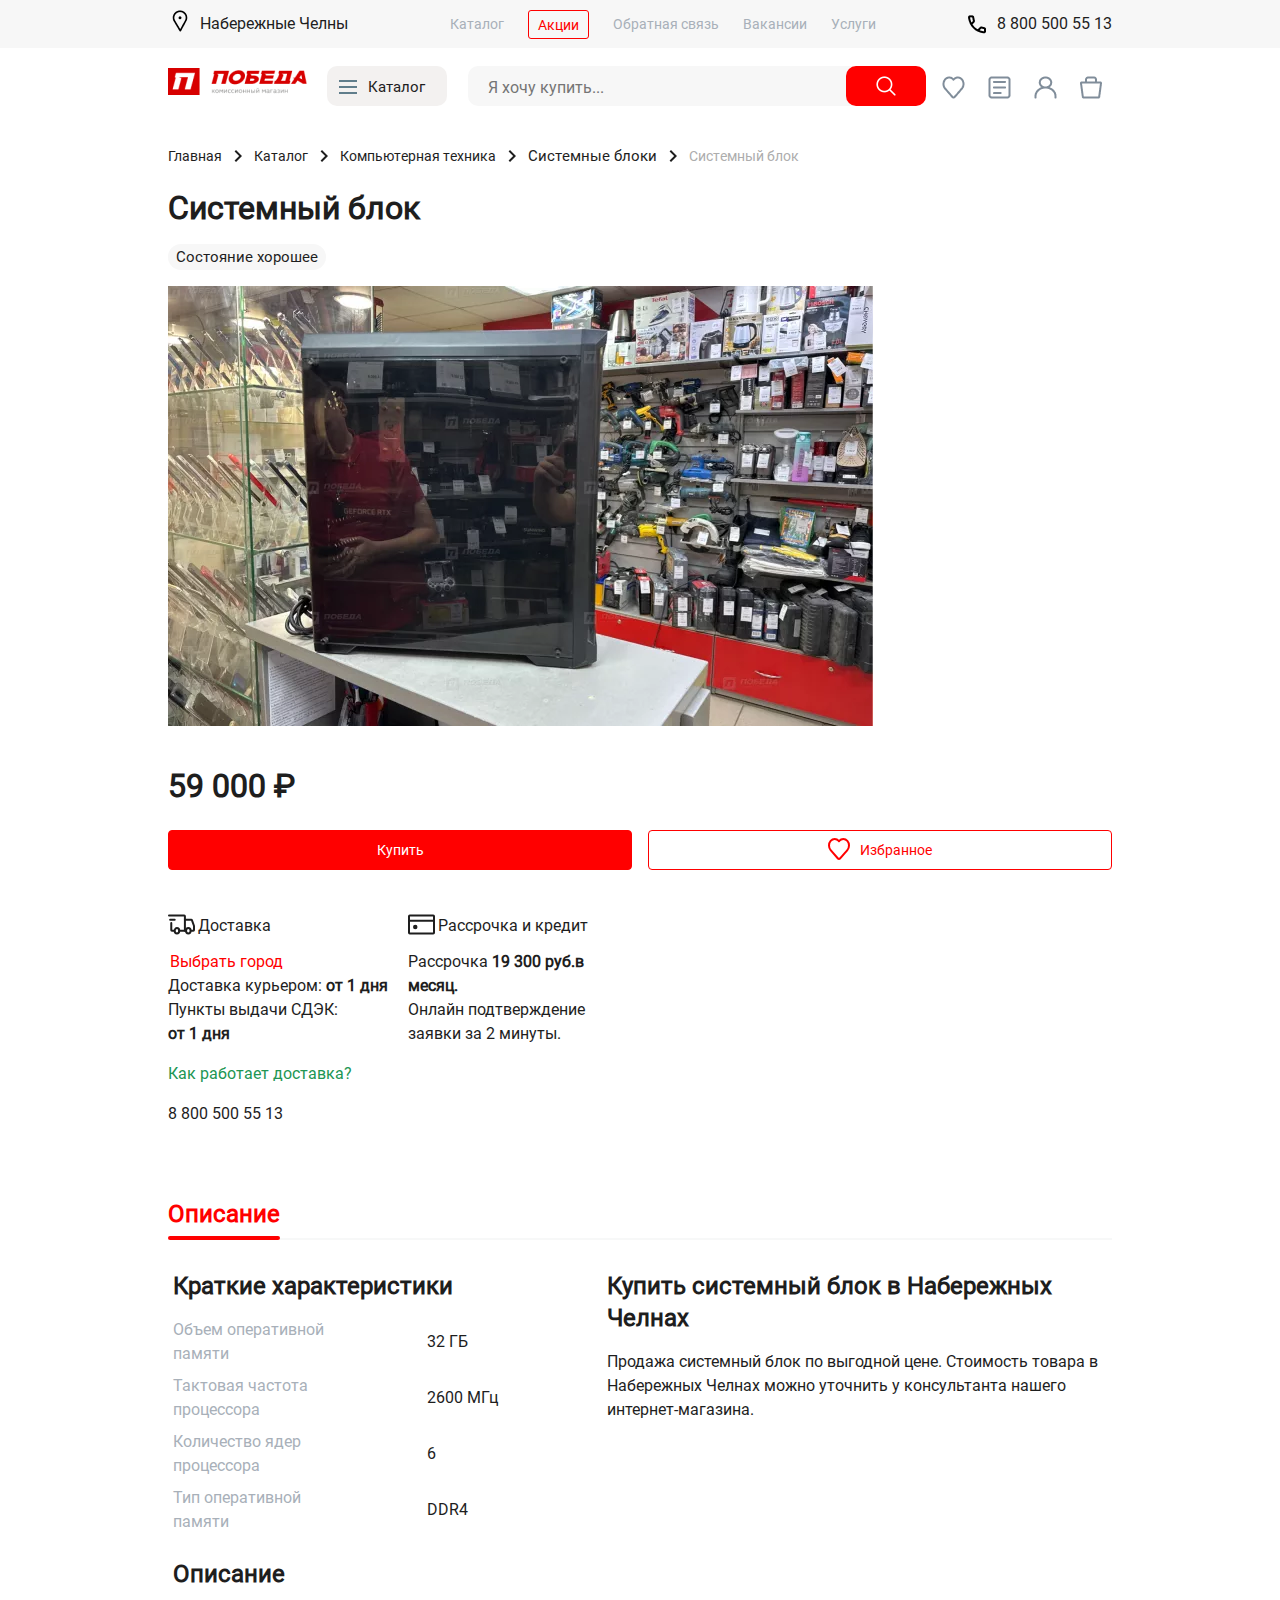
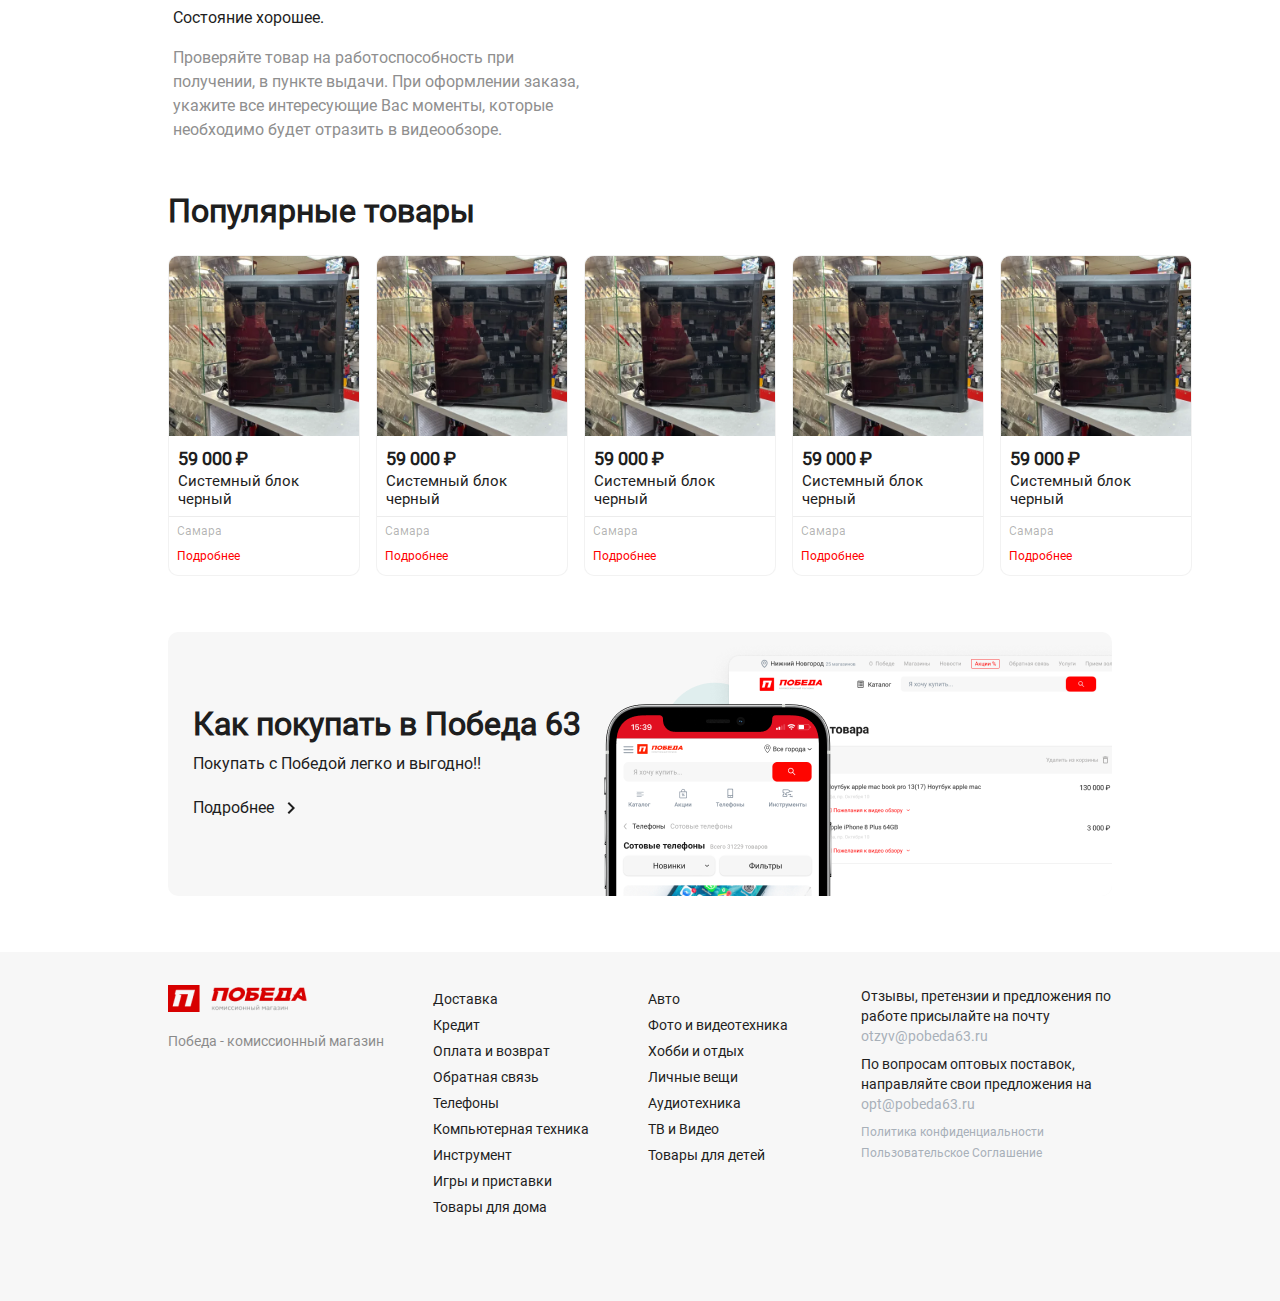
<file: html/product.html>
<!DOCTYPE html>
<html lang="ru">
  <head>
    <meta charset="UTF-8" />
    <meta name="viewport" content="width=device-width, initial-scale=1.0" />
    <title>Купить системный блок | Победа</title>
    <link rel="shortcut icon" href="../img/icon-main.ico" type="image/x-icon" />
    <link rel="stylesheet" href="../css/main-components.css" />
    <link rel="stylesheet" href="../css/product.css" />
  </head>
  <body>
    <header class="header">
      <div class="navbar-top">
        <div class="j-container navbar-top-container">
          <div class="navbar-city">
            <div class="navbar-city-icon">
              <i class="ui-icon ui-icon-place"></i>
            </div>
            <div class="navbar-city-content">
              <a>Набережные Челны</a>
            </div>
          </div>
          <div class="nav" style="overflow: hidden">
            <a href="#" class="nav-item">Каталог</a>
            <a href="#" class="nav-item active">Акции</a>
            <a href="#" class="nav-item">Обратная связь</a>
            <a href="#" class="nav-item">Вакансии</a>
            <a href="#" class="nav-item">Услуги</a>
          </div>
          <div class="phone">
            <i class="ui-icon ui-icon-phone"></i>
            <a class="phone-label">8 800 500 55 13</a>
          </div>
        </div>
      </div>
      <div class="navbar-mobile-top">
        <div class="nav">
          <div class="nav-item" id="mobileCatalogTopButton">
            <div class="nav-item-icon">
              <i class="ui-icon ui-icon-catalog"></i>
            </div>
            <div class="nav-item-label">Каталог</div>
          </div>
          <div class="nav-item">
            <div class="nav-item-icon">
              <i class="ui-icon ui-icon-percent"></i>
            </div>
            <div class="nav-item-label">Акции</div>
          </div>
          <div class="nav-item">
            <div class="nav-item-icon">
              <i class="ui-icon ui-icon-category-telefony-mobile"></i>
            </div>
            <div class="nav-item-label">Телефоны</div>
          </div>
          <div class="nav-item">
            <div class="nav-item-icon">
              <i class="ui-icon ui-icon-category-instrument-mobile"></i>
            </div>
            <div class="nav-item-label">Инструменты</div>
          </div>
        </div>
      </div>
      <div class="navbar-mobile">
        <div class="nav">
          <div class="nav-item">
            <div class="nav-item-icon">
              <a href="../html/index.html"
                ><i class="ui-icon ui-icon-home"></i
              ></a>
            </div>
            <div class="nav-item-label">Главная</div>
          </div>
          <div class="nav-item" id="mobileCatalogDownButton">
            <div class="nav-item-icon">
              <i class="ui-icon ui-icon-catalog"></i>
            </div>
            <div class="nav-item-label">Каталог</div>
          </div>
          <div class="nav-item">
            <div class="nav-item-icon">
              <a href="../html/cart.html"
                ><i class="ui-icon ui-icon-cart"></i
              ></a>
            </div>
            <div class="nav-item-label">Корзина</div>
          </div>
          <div class="nav-item">
            <div class="nav-item-icon">
              <i class="ui-icon ui-icon-inventory"></i>
            </div>
            <div class="nav-item-label">Заказы</div>
          </div>
          <div class="nav-item">
            <div class="nav-item-icon">
              <i class="ui-icon ui-icon-person"></i>
            </div>
            <div class="nav-item-label">Войти</div>
          </div>
        </div>
      </div>
    </header>

    <div class="navbar-catalog" id="navbarCatalog">
      <div class="navbar-catalog-container">
        <div class="j-container">
          <div class="navbar-catalog-content">
            <div class="navbar-catalog-menu">
              <a class="menu-item is-active">
                <i class="ui-icon ui-icon-category-telefony"></i>
                <div class="menu-item-title">Телефоны</div>
              </a>
              <a class="menu-item">
                <i class="ui-icon ui-icon-category-kompyuternaya-tehnika"></i>
                <div class="menu-item-title">Компьютерная техника</div>
              </a>
              <a class="menu-item">
                <i class="ui-icon ui-icon-category-instrument"></i>
                <div class="menu-item-title">Инструмент</div>
              </a>
              <a class="menu-item">
                <i class="ui-icon ui-icon-category-igry-i-pristavki"></i>
                <div class="menu-item-title">Игры и приставки</div>
              </a>
              <a class="menu-item">
                <i class="ui-icon ui-icon-category-tovary-dlya-doma"></i>
                <div class="menu-item-title">Товары для дома</div>
              </a>
              <a class="menu-item">
                <i class="ui-icon ui-icon-category-avto"></i>
                <div class="menu-item-title">Авто</div>
              </a>
              <a class="menu-item">
                <i class="ui-icon ui-icon-category-foto-i-videotehnika"></i>
                <div class="menu-item-title">Фото и видеотехника</div>
              </a>
              <a class="menu-item">
                <i class="ui-icon ui-icon-category-hobbi-i-otdyh"></i>
                <div class="menu-item-title">Хобби и отдых</div>
              </a>
              <a class="menu-item">
                <i class="ui-icon ui-icon-category-lichnye-vecshi"></i>
                <div class="menu-item-title">Личные вещи</div>
              </a>
              <a class="menu-item">
                <i class="ui-icon ui-icon-category-audiotehnika"></i>
                <div class="menu-item-title">Аудиотехника</div>
              </a>
              <a class="menu-item">
                <i class="ui-icon ui-icon-category-tv-i-video"></i>
                <div class="menu-item-title">ТВ и Видео</div>
              </a>
              <a class="menu-item">
                <i class="ui-icon ui-icon-category-tovary-dlya-detei"></i>
                <div class="menu-item-title">Товары для детей</div>
              </a>
            </div>

            <div class="navbar-catalog-categories is-active">
              <div class="subcategories-overlay">
                <div class="subcategories">
                  <div class="categories-item">
                    <a class="categories-item-title">
                      Телефоны
                      <span class="navbar-catalog-count">1 542</span>
                    </a>
                  </div>
                  <div class="subcategories-item">
                    <a class="subcategories-item-title">
                      Сотовые телефоны
                      <span class="navbar-catalog-count">1 045</span>
                    </a>
                  </div>
                  <div class="subcategories-item">
                    <a class="subcategories-item-title">
                      Умные часы и браслеты
                      <span class="navbar-catalog-count">90</span>
                    </a>
                  </div>
                  <div class="subcategories-item">
                    <a class="subcategories-item-title">
                      Наушники для телефонов
                      <span class="navbar-catalog-count">201</span>
                    </a>
                  </div>
                  <div class="subcategories-item">
                    <a class="subcategories-item-title">
                      Телефоны для дома и офиса
                      <span class="navbar-catalog-count">1</span>
                    </a>
                  </div>
                  <div class="subcategories-item">
                    <a class="subcategories-item-title">
                      Рации
                      <span class="navbar-catalog-count">2</span>
                    </a>
                  </div>
                  <div class="subcategories-item">
                    <a class="subcategories-item-title">
                      Зарядные устройства
                      <span class="navbar-catalog-count">163</span>
                    </a>
                  </div>
                  <div class="subcategories-item">
                    <a class="subcategories-item-title">
                      Аксессуары для телефонов
                      <span class="navbar-catalog-count">40</span>
                    </a>
                  </div>
                </div>

                <div class="subcategories">
                  <div class="categories-item">
                    <div class="categories-item-title" title="Часто ищут б/у">
                      Часто ищут
                    </div>
                  </div>
                  <div class="subcategories-item">
                    <a class="subcategories-item-title">
                      Iphone
                      <span class="navbar-catalog-count"></span>
                    </a>
                  </div>
                  <div class="subcategories-item">
                    <a class="subcategories-item-title">
                      Apple watch
                      <span class="navbar-catalog-count"></span>
                    </a>
                  </div>
                  <div class="subcategories-item">
                    <a class="subcategories-item-title">
                      Iphone 13
                      <span class="navbar-catalog-count"></span>
                    </a>
                  </div>
                  <div class="subcategories-item">
                    <a class="subcategories-item-title">
                      Samsung S22
                      <span class="navbar-catalog-count"></span>
                    </a>
                  </div>
                  <div class="subcategories-item">
                    <a class="subcategories-item-title">
                      Samsung S21
                      <span class="navbar-catalog-count"></span>
                    </a>
                  </div>
                  <div class="subcategories-item">
                    <a class="subcategories-item-title">
                      AirPods
                      <span class="navbar-catalog-count"></span>
                    </a>
                  </div>
                </div>

                <div class="subcategories">
                  <div class="categories-item">
                    <div class="categories-item-title" title="Акции б/у">
                      Акции
                    </div>
                  </div>
                  <div class="subcategories-item">
                    <a class="subcategories-item-title"> Iphone SALE </a>
                  </div>
                  <div class="subcategories-item">
                    <a class="subcategories-item-title"> Наушники SALE </a>
                  </div>
                  <div class="subcategories-item">
                    <a class="subcategories-item-title"> Телефоны SALE </a>
                  </div>
                </div>
              </div>
            </div>
            <div class="navbar-catalog-categories">
              <div class="subcategories-overlay">
                <div class="subcategories">
                  <div class="categories-item">
                    <a class="categories-item-title">
                      Компьютерная техника
                      <span class="navbar-catalog-count">280</span>
                    </a>
                  </div>
                  <div class="subcategories-item">
                    <a class="subcategories-item-title">
                      Ноутбуки
                      <span class="navbar-catalog-count">55</span>
                    </a>
                  </div>
                  <div class="subcategories-item">
                    <a class="subcategories-item-title">
                      Системные блоки
                      <span class="navbar-catalog-count">26</span>
                    </a>
                  </div>
                  <div class="subcategories-item">
                    <a class="subcategories-item-title">
                      Мониторы
                      <span class="navbar-catalog-count">38</span>
                    </a>
                  </div>
                  <div class="subcategories-item">
                    <a class="subcategories-item-title">
                      Компьютерные мыши
                      <span class="navbar-catalog-count">20</span>
                    </a>
                  </div>
                  <div class="subcategories-item">
                    <a class="subcategories-item-title">
                      Клавиатуры
                      <span class="navbar-catalog-count">2</span>
                    </a>
                  </div>
                  <div class="subcategories-item">
                    <a class="subcategories-item-title">
                      Компьютерные гарнитуры и наушники
                      <span class="navbar-catalog-count">32</span>
                    </a>
                  </div>
                  <div class="subcategories-item">
                    <a class="subcategories-item-title">
                      Web-камеры
                      <span class="navbar-catalog-count">6</span>
                    </a>
                  </div>
                  <div class="subcategories-item">
                    <a class="subcategories-item-title">
                      Планшетные пк
                      <span class="navbar-catalog-count">32</span>
                    </a>
                  </div>
                  <div class="subcategories-item">
                    <a class="subcategories-item-title">
                      Принтеры и МФУ
                      <span class="navbar-catalog-count">3</span>
                    </a>
                  </div>
                  <div class="subcategories-item">
                    <a class="subcategories-item-title">
                      Роутеры и модемы
                      <span class="navbar-catalog-count">18</span>
                    </a>
                  </div>
                  <div class="subcategories-item">
                    <a class="subcategories-item-title">
                      Жесткие диски
                      <span class="navbar-catalog-count">12</span>
                    </a>
                  </div>
                  <div class="subcategories-item">
                    <a class="subcategories-item-title">
                      Прочая оргтехника
                      <span class="navbar-catalog-count">4</span>
                    </a>
                  </div>
                  <div class="subcategories-item">
                    <a class="subcategories-item-title">
                      Аксессуары для компьютеров
                      <span class="navbar-catalog-count">32</span>
                    </a>
                  </div>
                </div>

                <div class="subcategories">
                  <div class="categories-item">
                    <div class="categories-item-title" title="Часто ищут б/у">
                      Часто ищут
                    </div>
                  </div>
                  <div class="subcategories-item">
                    <a class="subcategories-item-title">
                      Наушники
                      <span class="navbar-catalog-count"></span>
                    </a>
                  </div>
                  <div class="subcategories-item">
                    <a class="subcategories-item-title">
                      Ноутбук
                      <span class="navbar-catalog-count"></span>
                    </a>
                  </div>
                  <div class="subcategories-item">
                    <a class="subcategories-item-title">
                      Монитор
                      <span class="navbar-catalog-count"></span>
                    </a>
                  </div>
                  <div class="subcategories-item">
                    <a class="subcategories-item-title">
                      Macbook
                      <span class="navbar-catalog-count"></span>
                    </a>
                  </div>
                  <div class="subcategories-item">
                    <a class="subcategories-item-title">
                      Acer
                      <span class="navbar-catalog-count"></span>
                    </a>
                  </div>
                  <div class="subcategories-item">
                    <a class="subcategories-item-title">
                      Жесткий Диск
                      <span class="navbar-catalog-count"></span>
                    </a>
                  </div>
                </div>

                <div class="subcategories">
                  <div class="categories-item">
                    <div class="categories-item-title" title="Акции б/у">
                      Акции
                    </div>
                  </div>
                  <div class="subcategories-item">
                    <a class="subcategories-item-title"> Наушники SALE </a>
                  </div>
                  <div class="subcategories-item">
                    <a class="subcategories-item-title"> Ноутбук SALE </a>
                  </div>
                  <div class="subcategories-item">
                    <a class="subcategories-item-title"> Монитор SALE </a>
                  </div>
                </div>
              </div>
            </div>
            <div class="navbar-catalog-categories">
              <div class="subcategories-overlay">
                <div class="subcategories">
                  <div class="categories-item">
                    <a class="categories-item-title">
                      Инструмент
                      <span class="navbar-catalog-count">656</span>
                    </a>
                  </div>
                  <div class="subcategories-item">
                    <a class="subcategories-item-title">
                      Измерительные инструменты
                      <span class="navbar-catalog-count">39</span>
                    </a>
                  </div>
                  <div class="subcategories-item">
                    <a class="subcategories-item-title">
                      Электроинструмент
                      <span class="navbar-catalog-count">485</span>
                    </a>
                  </div>
                  <div class="subcategories-item">
                    <a class="subcategories-item-title">
                      Ручной инструмент
                      <span class="navbar-catalog-count">64</span>
                    </a>
                  </div>
                  <div class="subcategories-item">
                    <a class="subcategories-item-title">
                      Сварочное оборудование
                      <span class="navbar-catalog-count">34</span>
                    </a>
                  </div>
                  <div class="subcategories-item">
                    <a class="subcategories-item-title">
                      Бензоинструмент
                      <span class="navbar-catalog-count">11</span>
                    </a>
                  </div>
                  <div class="subcategories-item">
                    <a class="subcategories-item-title">
                      Пневмоинструмент
                      <span class="navbar-catalog-count">4</span>
                    </a>
                  </div>
                  <div class="subcategories-item">
                    <a class="subcategories-item-title">
                      Светотехника
                      <span class="navbar-catalog-count">10</span>
                    </a>
                  </div>
                  <div class="subcategories-item">
                    <a class="subcategories-item-title">
                      Техника для сада
                      <span class="navbar-catalog-count">9</span>
                    </a>
                  </div>
                </div>

                <div class="subcategories">
                  <div class="categories-item">
                    <div class="categories-item-title" title="Часто ищут б/у">
                      Часто ищут
                    </div>
                  </div>
                  <div class="subcategories-item">
                    <a class="subcategories-item-title">
                      Перфоратор
                      <span class="navbar-catalog-count"></span>
                    </a>
                  </div>
                  <div class="subcategories-item">
                    <a class="subcategories-item-title">
                      Шуруповерт
                      <span class="navbar-catalog-count"></span>
                    </a>
                  </div>
                  <div class="subcategories-item">
                    <a class="subcategories-item-title">
                      УШМ
                      <span class="navbar-catalog-count"></span>
                    </a>
                  </div>
                  <div class="subcategories-item">
                    <a class="subcategories-item-title">
                      Набор инструментов
                      <span class="navbar-catalog-count"></span>
                    </a>
                  </div>
                  <div class="subcategories-item">
                    <a class="subcategories-item-title">
                      Сварочник
                      <span class="navbar-catalog-count"></span>
                    </a>
                  </div>
                </div>

                <div class="subcategories">
                  <div class="categories-item">
                    <div class="categories-item-title" title="Акции б/у">
                      Акции
                    </div>
                  </div>
                  <div class="subcategories-item">
                    <a class="subcategories-item-title"> Перфоратор SALE </a>
                  </div>
                  <div class="subcategories-item">
                    <a class="subcategories-item-title"> Шуруповерт SALE </a>
                  </div>
                  <div class="subcategories-item">
                    <a class="subcategories-item-title"> УШМ SALE </a>
                  </div>
                </div>
              </div>
            </div>
            <div class="navbar-catalog-categories">
              <div class="subcategories-overlay">
                <div class="subcategories">
                  <div class="categories-item">
                    <a class="categories-item-title">
                      Игры и приставки
                      <span class="navbar-catalog-count">53</span>
                    </a>
                  </div>
                  <div class="subcategories-item">
                    <a class="subcategories-item-title">
                      Игровые приставки
                      <span class="navbar-catalog-count">20</span>
                    </a>
                  </div>
                  <div class="subcategories-item">
                    <a class="subcategories-item-title">
                      Игры для приставок
                      <span class="navbar-catalog-count">15</span>
                    </a>
                  </div>
                  <div class="subcategories-item">
                    <a class="subcategories-item-title">
                      Аксессуары для игровых приставок
                      <span class="navbar-catalog-count">15</span>
                    </a>
                  </div>
                  <div class="subcategories-item">
                    <a class="subcategories-item-title">
                      Настольные игры
                      <span class="navbar-catalog-count">3</span>
                    </a>
                  </div>
                </div>

                <div class="subcategories">
                  <div class="categories-item">
                    <div class="categories-item-title" title="Часто ищут б/у">
                      Часто ищут
                    </div>
                  </div>
                  <div class="subcategories-item">
                    <a class="subcategories-item-title">
                      PS1
                      <span class="navbar-catalog-count"></span>
                    </a>
                  </div>
                  <div class="subcategories-item">
                    <a class="subcategories-item-title">
                      PS2
                      <span class="navbar-catalog-count"></span>
                    </a>
                  </div>
                  <div class="subcategories-item">
                    <a class="subcategories-item-title">
                      PS3
                      <span class="navbar-catalog-count"></span>
                    </a>
                  </div>
                  <div class="subcategories-item">
                    <a class="subcategories-item-title">
                      PS4
                      <span class="navbar-catalog-count"></span>
                    </a>
                  </div>
                  <div class="subcategories-item">
                    <a class="subcategories-item-title">
                      PS5
                      <span class="navbar-catalog-count"></span>
                    </a>
                  </div>
                  <div class="subcategories-item">
                    <a class="subcategories-item-title">
                      Джойстик
                      <span class="navbar-catalog-count"></span>
                    </a>
                  </div>
                </div>
              </div>
            </div>
            <div class="navbar-catalog-categories">
              <div class="subcategories-overlay">
                <div class="subcategories">
                  <div class="categories-item">
                    <a class="categories-item-title">
                      Товары для дома
                      <span class="navbar-catalog-count">316</span>
                    </a>
                  </div>
                  <div class="subcategories-item">
                    <a class="subcategories-item-title">
                      Хозяйственные товары
                      <span class="navbar-catalog-count">2</span>
                    </a>
                  </div>
                  <div class="subcategories-item">
                    <a class="subcategories-item-title">
                      Мультиварки
                      <span class="navbar-catalog-count">15</span>
                    </a>
                  </div>
                  <div class="subcategories-item">
                    <a class="subcategories-item-title">
                      Климатическое оборудование
                      <span class="navbar-catalog-count">24</span>
                    </a>
                  </div>
                  <div class="subcategories-item">
                    <a class="subcategories-item-title">
                      Мебель и интерьер
                      <span class="navbar-catalog-count">6</span>
                    </a>
                  </div>
                  <div class="subcategories-item">
                    <a class="subcategories-item-title">
                      Микроволновые печи
                      <span class="navbar-catalog-count">8</span>
                    </a>
                  </div>
                  <div class="subcategories-item">
                    <a class="subcategories-item-title">
                      Пылесосы
                      <span class="navbar-catalog-count">35</span>
                    </a>
                  </div>
                  <div class="subcategories-item">
                    <a class="subcategories-item-title">
                      Стиральные машины
                      <span class="navbar-catalog-count">1</span>
                    </a>
                  </div>
                  <div class="subcategories-item">
                    <a class="subcategories-item-title">
                      Товары для красоты и здоровья
                      <span class="navbar-catalog-count">12</span>
                    </a>
                  </div>
                  <div class="subcategories-item">
                    <a class="subcategories-item-title">
                      Товары для кухни
                      <span class="navbar-catalog-count">52</span>
                    </a>
                  </div>
                  <div class="subcategories-item">
                    <a class="subcategories-item-title">
                      Утюги и отпариватели
                      <span class="navbar-catalog-count">21</span>
                    </a>
                  </div>
                  <div class="subcategories-item">
                    <a class="subcategories-item-title">
                      Чайники и кофеварки
                      <span class="navbar-catalog-count">32</span>
                    </a>
                  </div>
                  <div class="subcategories-item">
                    <a class="subcategories-item-title">
                      Холодильники и морозильники
                      <span class="navbar-catalog-count">1</span>
                    </a>
                  </div>
                  <div class="subcategories-item">
                    <a class="subcategories-item-title">
                      Швейные машины
                      <span class="navbar-catalog-count">3</span>
                    </a>
                  </div>
                  <div class="subcategories-item">
                    <a class="subcategories-item-title">
                      Бритвы и машинки для стрижки
                      <span class="navbar-catalog-count">29</span>
                    </a>
                  </div>
                  <div class="subcategories-item">
                    <a class="subcategories-item-title">
                      Фены и плойки
                      <span class="navbar-catalog-count">24</span>
                    </a>
                  </div>
                  <div class="subcategories-item">
                    <a class="subcategories-item-title">
                      Весы
                      <span class="navbar-catalog-count">30</span>
                    </a>
                  </div>
                  <div class="subcategories-item">
                    <a class="subcategories-item-title">
                      Электрические плиты
                      <span class="navbar-catalog-count">7</span>
                    </a>
                  </div>
                </div>

                <div class="subcategories">
                  <div class="categories-item">
                    <div class="categories-item-title" title="Часто ищут б/у">
                      Часто ищут
                    </div>
                  </div>
                  <div class="subcategories-item">
                    <a class="subcategories-item-title">
                      Микроволновка
                      <span class="navbar-catalog-count"></span>
                    </a>
                  </div>
                  <div class="subcategories-item">
                    <a class="subcategories-item-title">
                      Мультиварка
                      <span class="navbar-catalog-count"></span>
                    </a>
                  </div>
                  <div class="subcategories-item">
                    <a class="subcategories-item-title">
                      Фен
                      <span class="navbar-catalog-count"></span>
                    </a>
                  </div>
                  <div class="subcategories-item">
                    <a class="subcategories-item-title">
                      Пароварка
                      <span class="navbar-catalog-count"></span>
                    </a>
                  </div>
                  <div class="subcategories-item">
                    <a class="subcategories-item-title">
                      Обогреватель
                      <span class="navbar-catalog-count"></span>
                    </a>
                  </div>
                  <div class="subcategories-item">
                    <a class="subcategories-item-title">
                      Робот пылесос
                      <span class="navbar-catalog-count"></span>
                    </a>
                  </div>
                </div>
              </div>
            </div>
            <div class="navbar-catalog-categories">
              <div class="subcategories-overlay">
                <div class="subcategories">
                  <div class="categories-item">
                    <a class="categories-item-title">
                      Авто
                      <span class="navbar-catalog-count">135</span>
                    </a>
                  </div>
                  <div class="subcategories-item">
                    <a class="subcategories-item-title">
                      Мойки высокого давления
                      <span class="navbar-catalog-count">2</span>
                    </a>
                  </div>
                  <div class="subcategories-item">
                    <a class="subcategories-item-title">
                      Насосы и компрессоры
                      <span class="navbar-catalog-count">2</span>
                    </a>
                  </div>
                  <div class="subcategories-item">
                    <a class="subcategories-item-title">
                      Автомагнитолы
                      <span class="navbar-catalog-count">29</span>
                    </a>
                  </div>
                  <div class="subcategories-item">
                    <a class="subcategories-item-title">
                      Автомобильные аксессуары и комплектующие
                      <span class="navbar-catalog-count">23</span>
                    </a>
                  </div>
                  <div class="subcategories-item">
                    <a class="subcategories-item-title">
                      Автомобильные колонки
                      <span class="navbar-catalog-count">32</span>
                    </a>
                  </div>
                  <div class="subcategories-item">
                    <a class="subcategories-item-title">
                      Автомобильные сабвуферы
                      <span class="navbar-catalog-count">3</span>
                    </a>
                  </div>
                  <div class="subcategories-item">
                    <a class="subcategories-item-title">
                      Автомобильные усилители
                      <span class="navbar-catalog-count">18</span>
                    </a>
                  </div>
                  <div class="subcategories-item">
                    <a class="subcategories-item-title">
                      Парктроники и сигнализация
                      <span class="navbar-catalog-count">3</span>
                    </a>
                  </div>
                  <div class="subcategories-item">
                    <a class="subcategories-item-title">
                      Видеорегистраторы
                      <span class="navbar-catalog-count">18</span>
                    </a>
                  </div>
                  <div class="subcategories-item">
                    <a class="subcategories-item-title">
                      Навигаторы
                      <span class="navbar-catalog-count">3</span>
                    </a>
                  </div>
                  <div class="subcategories-item">
                    <a class="subcategories-item-title">
                      Шины и диски
                      <span class="navbar-catalog-count">2</span>
                    </a>
                  </div>
                </div>

                <div class="subcategories">
                  <div class="categories-item">
                    <div class="categories-item-title" title="Часто ищут б/у">
                      Часто ищут
                    </div>
                  </div>
                  <div class="subcategories-item">
                    <a class="subcategories-item-title">
                      Навигатор
                      <span class="navbar-catalog-count"></span>
                    </a>
                  </div>
                  <div class="subcategories-item">
                    <a class="subcategories-item-title">
                      Антирадар
                      <span class="navbar-catalog-count"></span>
                    </a>
                  </div>
                  <div class="subcategories-item">
                    <a class="subcategories-item-title">
                      Аптечка
                      <span class="navbar-catalog-count"></span>
                    </a>
                  </div>
                  <div class="subcategories-item">
                    <a class="subcategories-item-title">
                      Сигнализация
                      <span class="navbar-catalog-count"></span>
                    </a>
                  </div>
                </div>
              </div>
            </div>
            <div class="navbar-catalog-categories">
              <div class="subcategories-overlay">
                <div class="subcategories">
                  <div class="categories-item">
                    <a class="categories-item-title">
                      Фото и видеотехника
                      <span class="navbar-catalog-count">20</span>
                    </a>
                  </div>
                  <div class="subcategories-item">
                    <a class="subcategories-item-title">
                      Фотоаппараты
                      <span class="navbar-catalog-count">10</span>
                    </a>
                  </div>
                  <div class="subcategories-item">
                    <a class="subcategories-item-title">
                      Видеокамеры
                      <span class="navbar-catalog-count">9</span>
                    </a>
                  </div>
                  <div class="subcategories-item">
                    <a class="subcategories-item-title">
                      Аксессуары для фото и видеокамер
                      <span class="navbar-catalog-count">1</span>
                    </a>
                  </div>
                </div>

                <div class="subcategories">
                  <div class="categories-item">
                    <div class="categories-item-title" title="Часто ищут б/у">
                      Часто ищут
                    </div>
                  </div>
                  <div class="subcategories-item">
                    <a class="subcategories-item-title">
                      Штатив
                      <span class="navbar-catalog-count"></span>
                    </a>
                  </div>
                  <div class="subcategories-item">
                    <a class="subcategories-item-title">
                      Вспышка
                      <span class="navbar-catalog-count"></span>
                    </a>
                  </div>
                  <div class="subcategories-item">
                    <a class="subcategories-item-title">
                      Объектив
                      <span class="navbar-catalog-count"></span>
                    </a>
                  </div>
                </div>
              </div>
            </div>
            <div class="navbar-catalog-categories">
              <div class="subcategories-overlay">
                <div class="subcategories">
                  <div class="categories-item">
                    <a class="categories-item-title">
                      Хобби и отдых
                      <span class="navbar-catalog-count">62</span>
                    </a>
                  </div>
                  <div class="subcategories-item">
                    <a class="subcategories-item-title">
                      Зимний спортивный инвентарь
                      <span class="navbar-catalog-count">1</span>
                    </a>
                  </div>
                  <div class="subcategories-item">
                    <a class="subcategories-item-title">
                      Металлоискатели
                      <span class="navbar-catalog-count">8</span>
                    </a>
                  </div>
                  <div class="subcategories-item">
                    <a class="subcategories-item-title">
                      Бинокли и оптика
                      <span class="navbar-catalog-count">6</span>
                    </a>
                  </div>
                  <div class="subcategories-item">
                    <a class="subcategories-item-title">
                      Водный инвентарь
                      <span class="navbar-catalog-count">11</span>
                    </a>
                  </div>
                  <div class="subcategories-item">
                    <a class="subcategories-item-title">
                      Тату-машинки
                      <span class="navbar-catalog-count">4</span>
                    </a>
                  </div>
                  <div class="subcategories-item">
                    <a class="subcategories-item-title">
                      Велосипеды и самокаты
                      <span class="navbar-catalog-count">8</span>
                    </a>
                  </div>
                  <div class="subcategories-item">
                    <a class="subcategories-item-title">
                      Пневматика и электрошокеры
                      <span class="navbar-catalog-count">10</span>
                    </a>
                  </div>
                  <div class="subcategories-item">
                    <a class="subcategories-item-title">
                      Тренажеры
                      <span class="navbar-catalog-count">1</span>
                    </a>
                  </div>
                  <div class="subcategories-item">
                    <a class="subcategories-item-title">
                      Роликовые и ледовые коньки
                      <span class="navbar-catalog-count">1</span>
                    </a>
                  </div>
                  <div class="subcategories-item">
                    <a class="subcategories-item-title">
                      Туризм
                      <span class="navbar-catalog-count">12</span>
                    </a>
                  </div>
                </div>

                <div class="subcategories">
                  <div class="categories-item">
                    <div class="categories-item-title" title="Часто ищут б/у">
                      Часто ищут
                    </div>
                  </div>
                  <div class="subcategories-item">
                    <a class="subcategories-item-title">
                      Велосипеды
                      <span class="navbar-catalog-count"></span>
                    </a>
                  </div>
                  <div class="subcategories-item">
                    <a class="subcategories-item-title">
                      Самокат
                      <span class="navbar-catalog-count"></span>
                    </a>
                  </div>
                  <div class="subcategories-item">
                    <a class="subcategories-item-title">
                      Удочки
                      <span class="navbar-catalog-count"></span>
                    </a>
                  </div>
                  <div class="subcategories-item">
                    <a class="subcategories-item-title">
                      Гантели
                      <span class="navbar-catalog-count"></span>
                    </a>
                  </div>
                  <div class="subcategories-item">
                    <a class="subcategories-item-title">
                      Боксерские перчатки
                      <span class="navbar-catalog-count"></span>
                    </a>
                  </div>
                  <div class="subcategories-item">
                    <a class="subcategories-item-title">
                      Для сноуборда
                      <span class="navbar-catalog-count"></span>
                    </a>
                  </div>
                </div>

                <div class="subcategories">
                  <div class="categories-item">
                    <div class="categories-item-title" title="Акции б/у">
                      Акции
                    </div>
                  </div>
                  <div class="subcategories-item">
                    <a class="subcategories-item-title"> Велосипеды SALE </a>
                  </div>
                  <div class="subcategories-item">
                    <a class="subcategories-item-title"> Самокат SALE </a>
                  </div>
                </div>
              </div>
            </div>
            <div class="navbar-catalog-categories">
              <div class="subcategories-overlay">
                <div class="subcategories">
                  <div class="categories-item">
                    <a class="categories-item-title">
                      Личные вещи
                      <span class="navbar-catalog-count">27</span>
                    </a>
                  </div>
                  <div class="subcategories-item">
                    <a class="subcategories-item-title">
                      Канцтовары
                      <span class="navbar-catalog-count">3</span>
                    </a>
                  </div>
                  <div class="subcategories-item">
                    <a class="subcategories-item-title">
                      Часы
                      <span class="navbar-catalog-count">22</span>
                    </a>
                  </div>
                  <div class="subcategories-item">
                    <a class="subcategories-item-title">
                      Кошельки и сумки
                      <span class="navbar-catalog-count">2</span>
                    </a>
                  </div>
                </div>

                <div class="subcategories">
                  <div class="categories-item">
                    <div class="categories-item-title" title="Часто ищут б/у">
                      Часто ищут
                    </div>
                  </div>
                  <div class="subcategories-item">
                    <a class="subcategories-item-title">
                      Часы
                      <span class="navbar-catalog-count"></span>
                    </a>
                  </div>
                  <div class="subcategories-item">
                    <a class="subcategories-item-title">
                      Tissot
                      <span class="navbar-catalog-count"></span>
                    </a>
                  </div>
                  <div class="subcategories-item">
                    <a class="subcategories-item-title">
                      Casio
                      <span class="navbar-catalog-count"></span>
                    </a>
                  </div>
                  <div class="subcategories-item">
                    <a class="subcategories-item-title">
                      Шуба
                      <span class="navbar-catalog-count"></span>
                    </a>
                  </div>
                  <div class="subcategories-item">
                    <a class="subcategories-item-title">
                      Коллекционные фигурки
                      <span class="navbar-catalog-count"></span>
                    </a>
                  </div>
                </div>

                <div class="subcategories">
                  <div class="categories-item">
                    <div class="categories-item-title" title="Акции б/у">
                      Акции
                    </div>
                  </div>
                  <div class="subcategories-item">
                    <a class="subcategories-item-title"> Часы SALE </a>
                  </div>
                </div>
              </div>
            </div>
            <div class="navbar-catalog-categories">
              <div class="subcategories-overlay">
                <div class="subcategories">
                  <div class="categories-item">
                    <a class="categories-item-title">
                      Аудиотехника
                      <span class="navbar-catalog-count">110</span>
                    </a>
                  </div>
                  <div class="subcategories-item">
                    <a class="subcategories-item-title">
                      Музыкальные инструменты
                      <span class="navbar-catalog-count">11</span>
                    </a>
                  </div>
                  <div class="subcategories-item">
                    <a class="subcategories-item-title">
                      MP3 плееры
                      <span class="navbar-catalog-count">1</span>
                    </a>
                  </div>
                  <div class="subcategories-item">
                    <a class="subcategories-item-title">
                      Колонки
                      <span class="navbar-catalog-count">95</span>
                    </a>
                  </div>
                  <div class="subcategories-item">
                    <a class="subcategories-item-title">
                      Домашние кинотеатры
                      <span class="navbar-catalog-count">2</span>
                    </a>
                  </div>
                  <div class="subcategories-item">
                    <a class="subcategories-item-title">
                      Музыкальные центры
                      <span class="navbar-catalog-count">1</span>
                    </a>
                  </div>
                </div>

                <div class="subcategories">
                  <div class="categories-item">
                    <div class="categories-item-title" title="Часто ищут б/у">
                      Часто ищут
                    </div>
                  </div>
                  <div class="subcategories-item">
                    <a class="subcategories-item-title">
                      Колонка JBL
                      <span class="navbar-catalog-count"></span>
                    </a>
                  </div>
                  <div class="subcategories-item">
                    <a class="subcategories-item-title">
                      Яндекс станция
                      <span class="navbar-catalog-count"></span>
                    </a>
                  </div>
                  <div class="subcategories-item">
                    <a class="subcategories-item-title">
                      Домашний кинотеатр
                      <span class="navbar-catalog-count"></span>
                    </a>
                  </div>
                </div>
              </div>
            </div>
            <div class="navbar-catalog-categories">
              <div class="subcategories-overlay">
                <div class="subcategories">
                  <div class="categories-item">
                    <a class="categories-item-title">
                      ТВ и Видео
                      <span class="navbar-catalog-count">147</span>
                    </a>
                  </div>
                  <div class="subcategories-item">
                    <a class="subcategories-item-title">
                      Телевизоры
                      <span class="navbar-catalog-count">110</span>
                    </a>
                  </div>
                  <div class="subcategories-item">
                    <a class="subcategories-item-title">
                      Видео
                      <span class="navbar-catalog-count">1</span>
                    </a>
                  </div>
                  <div class="subcategories-item">
                    <a class="subcategories-item-title">
                      Проекторы
                      <span class="navbar-catalog-count">1</span>
                    </a>
                  </div>
                  <div class="subcategories-item">
                    <a class="subcategories-item-title">
                      Цифровое телевидение
                      <span class="navbar-catalog-count">11</span>
                    </a>
                  </div>
                  <div class="subcategories-item">
                    <a class="subcategories-item-title">
                      Аксессуары для ТВ и видео
                      <span class="navbar-catalog-count">24</span>
                    </a>
                  </div>
                </div>

                <div class="subcategories">
                  <div class="categories-item">
                    <div class="categories-item-title" title="Часто ищут б/у">
                      Часто ищут
                    </div>
                  </div>
                  <div class="subcategories-item">
                    <a class="subcategories-item-title">
                      Телевизор
                      <span class="navbar-catalog-count"></span>
                    </a>
                  </div>
                  <div class="subcategories-item">
                    <a class="subcategories-item-title">
                      Тв Samsung
                      <span class="navbar-catalog-count"></span>
                    </a>
                  </div>
                  <div class="subcategories-item">
                    <a class="subcategories-item-title">
                      Тв Dexp
                      <span class="navbar-catalog-count"></span>
                    </a>
                  </div>
                  <div class="subcategories-item">
                    <a class="subcategories-item-title">
                      Тв LG
                      <span class="navbar-catalog-count"></span>
                    </a>
                  </div>
                  <div class="subcategories-item">
                    <a class="subcategories-item-title">
                      Кронштейн для ТВ
                      <span class="navbar-catalog-count"></span>
                    </a>
                  </div>
                  <div class="subcategories-item">
                    <a class="subcategories-item-title">
                      Тв приставки
                      <span class="navbar-catalog-count"></span>
                    </a>
                  </div>
                </div>

                <div class="subcategories">
                  <div class="categories-item">
                    <div class="categories-item-title" title="Акции б/у">
                      Акции
                    </div>
                  </div>
                  <div class="subcategories-item">
                    <a class="subcategories-item-title"> Телевизор SALE </a>
                  </div>
                </div>
              </div>
            </div>
            <div class="navbar-catalog-categories">
              <div class="subcategories-overlay">
                <div class="subcategories">
                  <div class="categories-item">
                    <a class="categories-item-title">
                      Товары для детей
                      <span class="navbar-catalog-count">3</span>
                    </a>
                  </div>
                  <div class="subcategories-item">
                    <a class="subcategories-item-title">
                      Детские автокресла
                      <span class="navbar-catalog-count">2</span>
                    </a>
                  </div>
                  <div class="subcategories-item">
                    <a class="subcategories-item-title">
                      Детские игрушки
                      <span class="navbar-catalog-count">1</span>
                    </a>
                  </div>
                </div>

                <div class="subcategories">
                  <div class="categories-item">
                    <div class="categories-item-title" title="Часто ищут б/у">
                      Часто ищут
                    </div>
                  </div>
                  <div class="subcategories-item">
                    <a class="subcategories-item-title">
                      Автокресла
                      <span class="navbar-catalog-count"></span>
                    </a>
                  </div>
                  <div class="subcategories-item">
                    <a class="subcategories-item-title">
                      Коляски
                      <span class="navbar-catalog-count"></span>
                    </a>
                  </div>
                </div>
              </div>
            </div>
          </div>
        </div>
      </div>
      <div class="navbar-catalog-overlay" id="navbar-catalog-overlay"></div>
    </div>

    <div class="navbar" style="top: -20px" id="navbar">
      <div class="j-container navbar-container">
        <a href="../html/index.html"
          ><span data-svg="logo" class="navbar-logo"></span
        ></a>
        <div class="navbar-city">
          <div class="navbar-city-icon">
            <i class="ui-icon ui-icon-place"></i>
          </div>
          <div class="navbar-city-content">
            <div class="navbar-city-label">
              <div class="j-dropdown">
                <div class="j-dropdown-header">Набережные Челны</div>
              </div>
            </div>
          </div>
        </div>
        <div class="navbar-catalog-button" id="navbarButton">
          <i class="ui-icon ui-icon-catalog"></i>
          <div class="navbar-catalog-button-label">Каталог</div>
        </div>
        <div class="elastic-search">
          <form class="elastic-search-wrapper" autocomplete="off">
            <input
              class="elastic-search-input"
              type="text"
              value=""
              placeholder="Я хочу купить..."
            />
            <div class="elastic-search-clear"></div>
          </form>
          <button class="elastic-search-button" aria-label="Поиск">
            <i class="ui-icon ui-icon-search"></i>
          </button>
        </div>
        <div class="nav">
          <div class="nav-item">
            <i class="ui-icon ui-icon-like"></i>
            <div class="nav-item-label">Избранное</div>
          </div>
          <div class="nav-item">
            <i class="ui-icon ui-icon-inventory"></i>
            <div class="nav-item-label">Заказы</div>
          </div>
          <div class="nav-item">
            <i class="ui-icon ui-icon-person"></i>
            <div class="nav-item-label">Войти</div>
          </div>
          <a href="../html/cart.html">
            <div class="nav-item">
              <i class="ui-icon ui-icon-cart"></i>
              <div class="nav-item-label">Корзина</div>
            </div>
          </a>
        </div>
      </div>
    </div>

    <main class="main">
      <div class="main-wrapper product-page">
        <section class="j-container">
          <div class="breadcrumbs">
            <span>
              <a
                class="breadcrumbs-crumb breadcrumbs-crumb-previus"
                href="../html/index.html"
              >
                <span>Главная</span>
              </a>
            </span>
            <i class="ui-icon ui-icon-arrow-angleright"></i>
            <span>
              <a class="breadcrumbs-crumb breadcrumbs-crumb-previus">
                <span>Каталог</span>
              </a>
            </span>
            <i class="ui-icon ui-icon-arrow-angleright"></i>
            <span>
              <a class="breadcrumbs-crumb breadcrumbs-crumb-previus">
                <span>Компьютерная техника</span>
              </a>
            </span>
            <i class="ui-icon ui-icon-arrow-angleright"></i>
            <span>
              <a>
                <span>Системные блоки</span>
              </a>
            </span>
            <i class="ui-icon ui-icon-arrow-angleright"></i>
            <span class="breadcrumbs-crumb breadcrumbs-crumb-current">
              <span>
                <span>Системный блок</span>
              </span>
            </span>
          </div>
        </section>
        <div class="p-header">
          <div class="j-container">
            <h1 class="p-header--title">Системный блок</h1>
            <div class="p-header--labels">
              <div class="p-header--label">Состояние хорошее</div>
            </div>
          </div>
        </div>
        <div class="p-content">
          <div class="j-container">
            <div class="p-container">
              <div class="p-image">
                <img src="../img/product_photo_1.webp" alt="" />
              </div>
              <div class="p-actions">
                <div class="p-actions--wrapper">
                  <div class="p-actions--block price">
                    <div class="p-price current">59 000 ₽</div>
                  </div>
                  <div class="p-actions--block actions">
                    <button
                      class="j-button main p-actions--action pay"
                      id="button-pay"
                    >
                      <div class="text" id="button-pay-text">Купить</div>
                    </button>

                    <button
                      class="j-button transparent p-actions--action favorite"
                    >
                      <i class="ui-icon ui-icon-likeactive"></i>
                      <i class="ui-icon ui-icon-like"></i>
                      Избранное
                    </button>
                  </div>

                  <div class="p-info">
                    <div class="p-info--block delivery">
                      <div class="p-info--block-title">
                        <i class="ui-icon ui-icon-delivery"></i>
                        <span class="text">Доставка</span>
                      </div>
                      <div class="p-info--block-text">
                        <div class="p-delivery-change">Выбрать город</div>
                      </div>
                      <div class="p-info--block-text">
                        Доставка курьером:
                        <strong>от 1 дня</strong>
                      </div>
                      <div class="p-info--block-text">
                        Пункты выдачи СДЭК:
                        <strong>от 1 дня</strong>
                      </div>
                    </div>
                    <div class="p-info--block credit">
                      <div class="p-info--block-title">
                        <i class="ui-icon ui-icon-credit"></i>
                        <span class="text">Рассрочка и кредит</span>
                      </div>
                      <div class="p-info--block-text">
                        Рассрочка <strong>19 300 руб.</strong
                        ><strong style="margin-right: 4px; white-space: initial"
                          >в месяц.</strong
                        >
                      </div>
                      <div class="p-info--block-text">
                        Онлайн подтверждение заявки за 2 минуты.
                      </div>
                    </div>

                    <div class="p-info--block how-delivery">
                      <div class="p-actions--block delivery">
                        <span class="text">Как работает доставка?</span>
                      </div>
                    </div>
                    <div class="p-info--block phone">
                      <a>8 800 500 55 13</a>
                    </div>
                  </div>
                </div>
              </div>
            </div>
          </div>
        </div>
        <div class="p-description">
          <div class="j-container">
            <div class="j-tabs" data-theme="product">
              <div class="j-tabs-list">
                <div class="j-tab data-active">Описание</div>
              </div>
              <div class="j-tab-content" data-tab="description" data-active="">
                <div class="p-description--list">
                  <div class="p-description--item">
                    <div class="p-description--item-title">
                      Краткие характеристики
                    </div>
                    <div class="p-description--item-content">
                      <div class="p-description--item-row">
                        <div class="p-description--item-name">
                          Объем оперативной памяти
                        </div>
                        <div class="p-description--item-value">32 ГБ</div>
                      </div>
                      <div class="p-description--item-row">
                        <div class="p-description--item-name">
                          Тактовая частота процессора
                        </div>
                        <div class="p-description--item-value">2600 МГц</div>
                      </div>
                      <div class="p-description--item-row">
                        <div class="p-description--item-name">
                          Количество ядер процессора
                        </div>
                        <div class="p-description--item-value">6</div>
                      </div>
                      <div class="p-description--item-row">
                        <div class="p-description--item-name">
                          Тип оперативной памяти
                        </div>
                        <div class="p-description--item-value">DDR4</div>
                      </div>
                    </div>
                  </div>
                </div>
                <div class="p-description--item offer">
                  <div class="p-description--item-title">
                    Купить системный блок в Набережных Челнах
                  </div>
                  <div class="p-description--text">
                    Продажа системный блок по выгодной цене. Стоимость товара в
                    Набережных Челнах можно уточнить у консультанта нашего
                    интернет-магазина.
                  </div>
                </div>
                <div class="p-description--item description">
                  <div class="p-description--item-title">Описание</div>
                  <div class="j-collapse">
                    <div
                      class="j-collapse-wrapper"
                      style="
                        max-height: 268px;
                        transition: all 300ms ease-in-out 0s;
                      "
                    >
                      <div class="p-description--text description">
                        Состояние хорошее.
                        <br />
                      </div>
                    </div>
                    <div class="j-collapse-button"></div>
                  </div>
                  <div class="p-description--text check">
                    Проверяйте товар на работоспособность при получении, в
                    пункте выдачи. При оформлении заказа, укажите все
                    интересующие Вас моменты, которые необходимо будет отразить
                    в видеообзоре.
                  </div>
                </div>
              </div>
            </div>
          </div>
        </div>
        <div class="p-selection">
          <div class="j-container">
            <div class="main-widget-wrapper">
              <div class="widget-title">Популярные товары</div>
              <div class="widget-grid">
                <div class="widget-grid-item">
                  <div class="card">
                    <div class="card-images">
                      <a
                        class="card-images-wrapper"
                        rel="noreferrer"
                        href="../html/product.html"
                        title="Системный блок черный"
                      >
                        <div class="card-images-desktop is-active">
                          <div class="card-images-overlay"></div>
                          <div class="card-images-img">
                            <img
                              alt="Купить Системный блок черный б/у в Самаре. Цена 59000 рублей"
                              src="../img/product_photo_1.webp"
                            />
                          </div>
                        </div>
                      </a>
                    </div>
                    <div class="card-content">
                      <div class="card-prices">
                        <div class="card-price">
                          59 000 <span class="rub">рублей</span>
                        </div>
                      </div>
                      <a
                        class="card-title"
                        href="../html/product.html"
                        rel="noreferrer"
                        title="Купить Системный блок черный б/у в Самаре. Цена 59000 рублей"
                        >Системный блок черный</a
                      >
                    </div>
                    <div class="card-bottom">
                      <div class="card-city">Самара</div>
                      <div
                        class="card-action-more"
                        title="Купить Системный блок черный б/у в Самаре. Цена 59000 рублей"
                      >
                        <a href="../html/product.html">Подробнее</a>
                        <i class="ui-icon"></i>
                      </div>
                    </div>
                  </div>
                </div>
                <div class="widget-grid-item">
                  <div class="card">
                    <div class="card-images">
                      <a
                        class="card-images-wrapper"
                        rel="noreferrer"
                        href="../html/product.html"
                        title="Системный блок черный"
                      >
                        <div class="card-images-desktop is-active">
                          <div class="card-images-overlay"></div>
                          <div class="card-images-img">
                            <img
                              alt="Купить Системный блок черный б/у в Самаре. Цена 59000 рублей"
                              src="../img/product_photo_1.webp"
                            />
                          </div>
                        </div>
                      </a>
                    </div>
                    <div class="card-content">
                      <div class="card-prices">
                        <div class="card-price">
                          59 000 <span class="rub">рублей</span>
                        </div>
                      </div>
                      <a
                        class="card-title"
                        href="../html/product.html"
                        rel="noreferrer"
                        title="Купить Системный блок черный б/у в Самаре. Цена 59000 рублей"
                        >Системный блок черный</a
                      >
                    </div>
                    <div class="card-bottom">
                      <div class="card-city">Самара</div>
                      <div
                        class="card-action-more"
                        title="Купить Системный блок черный б/у в Самаре. Цена 59000 рублей"
                      >
                        <a href="../html/product.html">Подробнее</a>
                        <i class="ui-icon"></i>
                      </div>
                    </div>
                  </div>
                </div>
                <div class="widget-grid-item">
                  <div class="card">
                    <div class="card-images">
                      <a
                        class="card-images-wrapper"
                        rel="noreferrer"
                        href="../html/product.html"
                        title="Системный блок черный"
                      >
                        <div class="card-images-desktop is-active">
                          <div class="card-images-overlay"></div>
                          <div class="card-images-img">
                            <img
                              alt="Купить Системный блок черный б/у в Самаре. Цена 59000 рублей"
                              src="../img/product_photo_1.webp"
                            />
                          </div>
                        </div>
                      </a>
                    </div>
                    <div class="card-content">
                      <div class="card-prices">
                        <div class="card-price">
                          59 000 <span class="rub">рублей</span>
                        </div>
                      </div>
                      <a
                        class="card-title"
                        href="../html/product.html"
                        rel="noreferrer"
                        title="Купить Системный блок черный б/у в Самаре. Цена 59000 рублей"
                        >Системный блок черный</a
                      >
                    </div>
                    <div class="card-bottom">
                      <div class="card-city">Самара</div>
                      <div
                        class="card-action-more"
                        title="Купить Системный блок черный б/у в Самаре. Цена 59000 рублей"
                      >
                        <a href="../html/product.html">Подробнее</a>
                        <i class="ui-icon"></i>
                      </div>
                    </div>
                  </div>
                </div>
                <div class="widget-grid-item">
                  <div class="card">
                    <div class="card-images">
                      <a
                        class="card-images-wrapper"
                        rel="noreferrer"
                        href="../html/product.html"
                        title="Системный блок черный"
                      >
                        <div class="card-images-desktop is-active">
                          <div class="card-images-overlay"></div>
                          <div class="card-images-img">
                            <img
                              alt="Купить Системный блок черный б/у в Самаре. Цена 59000 рублей"
                              src="../img/product_photo_1.webp"
                            />
                          </div>
                        </div>
                      </a>
                    </div>
                    <div class="card-content">
                      <div class="card-prices">
                        <div class="card-price">
                          59 000 <span class="rub">рублей</span>
                        </div>
                      </div>
                      <a
                        class="card-title"
                        href="../html/product.html"
                        rel="noreferrer"
                        title="Купить Системный блок черный б/у в Самаре. Цена 59000 рублей"
                        >Системный блок черный</a
                      >
                    </div>
                    <div class="card-bottom">
                      <div class="card-city">Самара</div>
                      <div
                        class="card-action-more"
                        title="Купить Системный блок черный б/у в Самаре. Цена 59000 рублей"
                      >
                        <a href="../html/product.html">Подробнее</a>
                        <i class="ui-icon"></i>
                      </div>
                    </div>
                  </div>
                </div>
                <div class="widget-grid-item">
                  <div class="card">
                    <div class="card-images">
                      <a
                        class="card-images-wrapper"
                        rel="noreferrer"
                        href="../html/product.html"
                        title="Системный блок черный"
                      >
                        <div class="card-images-desktop is-active">
                          <div class="card-images-overlay"></div>
                          <div class="card-images-img">
                            <img
                              alt="Купить Системный блок черный б/у в Самаре. Цена 59000 рублей"
                              src="../img/product_photo_1.webp"
                            />
                          </div>
                        </div>
                      </a>
                    </div>
                    <div class="card-content">
                      <div class="card-prices">
                        <div class="card-price">
                          59 000 <span class="rub">рублей</span>
                        </div>
                      </div>
                      <a
                        class="card-title"
                        href="../html/product.html"
                        rel="noreferrer"
                        title="Купить Системный блок черный б/у в Самаре. Цена 59000 рублей"
                        >Системный блок черный</a
                      >
                    </div>
                    <div class="card-bottom">
                      <div class="card-city">Самара</div>
                      <div
                        class="card-action-more"
                        title="Купить Системный блок черный б/у в Самаре. Цена 59000 рублей"
                      >
                        <a href="../html/product.html">Подробнее</a>
                        <i class="ui-icon"></i>
                      </div>
                    </div>
                  </div>
                </div>
                <div class="widget-grid-item">
                  <div class="card">
                    <div class="card-images">
                      <a
                        class="card-images-wrapper"
                        rel="noreferrer"
                        href="../html/product.html"
                        title="Системный блок черный"
                      >
                        <div class="card-images-desktop is-active">
                          <div class="card-images-overlay"></div>
                          <div class="card-images-img">
                            <img
                              alt="Купить Системный блок черный б/у в Самаре. Цена 59000 рублей"
                              src="../img/product_photo_1.webp"
                            />
                          </div>
                        </div>
                      </a>
                    </div>
                    <div class="card-content">
                      <div class="card-prices">
                        <div class="card-price">
                          59 000 <span class="rub">рублей</span>
                        </div>
                      </div>
                      <a
                        class="card-title"
                        href="../html/product.html"
                        rel="noreferrer"
                        title="Купить Системный блок черный б/у в Самаре. Цена 59000 рублей"
                        >Системный блок черный</a
                      >
                    </div>
                    <div class="card-bottom">
                      <div class="card-city">Самара</div>
                      <div
                        class="card-action-more"
                        title="Купить Системный блок черный б/у в Самаре. Цена 59000 рублей"
                      >
                        <a href="../html/product.html">Подробнее</a>
                        <i class="ui-icon"></i>
                      </div>
                    </div>
                  </div>
                </div>
              </div>
            </div>
          </div>
        </div>
        <div class="p-interactive">
          <div class="j-container">
            <div class="main-buy-wrapper">
              <div class="interactive-buy">
                <div class="interactive-buy--content">
                  <div class="interactive-buy--header">
                    Как покупать в Победа 63
                  </div>
                  <div class="interactive-buy--label">
                    Покупать с Победой<i
                      data-display="inline"
                      data-sm="block"
                    ></i>
                    легко и выгодно!!
                  </div>
                  <div class="interactive-buy--actions">
                    <button class="interactive-buy--action" data-href="#">
                      Подробнее
                    </button>
                  </div>
                </div>
                <div class="interactive-buy--images">
                  <picture data-image="vector-blue">
                    <img src="../img/buy-vector-blue.svg" />
                  </picture>
                  <picture data-image="phone">
                    <img src="../img/buy-phone.png" />
                  </picture>
                  <picture data-image="page">
                    <img src="../img/buy-page.png" />
                  </picture>
                  <picture data-image="vector-red">
                    <img src="../img/buy-vector-red.svg" />
                  </picture>
                </div>
              </div>
            </div>
          </div>
        </div>
      </div>
    </main>

    <footer class="footer">
      <div class="j-container footer-container">
        <div class="footer-logo">
          <span data-svg="logo" class="footer-logo-icon"></span>
          <div class="footer-logo-label">Победа - комиссионный магазин</div>
        </div>
        <div class="footer-categories">
          <a href="#" class="footer-categories-item">Доставка</a>
          <a href="#" class="footer-categories-item">Кредит</a>
          <a href="#" class="footer-categories-item">Оплата и возврат</a>
          <a href="#" class="footer-categories-item">Обратная связь</a>
          <a href="#" class="footer-categories-item">Телефоны</a>
          <a href="#" class="footer-categories-item">Компьютерная техника</a>
          <a href="#" class="footer-categories-item">Инструмент</a>
          <a href="#" class="footer-categories-item">Игры и приставки</a>
          <a href="#" class="footer-categories-item">Товары для дома</a>
          <a href="#" class="footer-categories-item">Авто</a>
          <a href="#" class="footer-categories-item">Фото и видеотехника</a>
          <a href="#" class="footer-categories-item">Хобби и отдых</a>
          <a href="#" class="footer-categories-item">Личные вещи</a>
          <a href="#" class="footer-categories-item">Аудиотехника</a>
          <a href="#" class="footer-categories-item">ТВ и Видео</a>
          <a href="#" class="footer-categories-item">Товары для детей</a>
        </div>
        <div class="footer-contacts">
          <div class="footer-contacts-email">
            Отзывы, претензии и предложения по работе присылайте на почту
            <a href="mailto:otzyv@pobeda63.ru">otzyv@pobeda63.ru</a>
          </div>
          <div class="footer-contacts-email">
            По вопросам оптовых поставок, направляйте свои предложения на
            <a href="mailto:opt@pobeda63.ru">opt@pobeda63.ru</a>
          </div>
          <a href="#" class="footer-contacts-item"
            >Политика конфиденциальности</a
          >
          <a href="#" class="footer-contacts-item"
            >Пользовательское Соглашение</a
          >
        </div>
      </div>
    </footer>
    <script src="../js/main-components.js"></script>
    <script src="../js/product.js"></script>
  </body>
</html>
</file>
<file: css/main-components.css>
html {
  scroll-behavior: smooth;
}
@font-face {
  font-family: "Roboto";
  src: url("/fonts/Roboto-Regular.ttf") format("truetype");
  font-style: normal;
  font-weight: normal;
}
body {
  font-size: 15px;
  position: relative;
  min-height: 100vh;
  color: #1e1e1e;
  display: flex;
  flex-direction: column;
  overflow-y: scroll;
}
* {
  font-family: var(--font-main);
  padding: 0;
  margin: 0;
  outline: none;
  box-sizing: border-box;
  text-decoration: none;
}
:root {
  --swiper-theme-color: #007aff;
}
:root {
  --shadow-xl: 0px 1px 3px rgba(0, 0, 0, 0.11), 0px 6px 14px rgba(0, 0, 0, 0.13);
  --shadow-lg: 0px 1px 2px rgba(0, 0, 0, 0.11), 0px 3px 7px rgba(0, 0, 0, 0.13);
  --shadow-md: 0px 0px 4px rgba(0, 0, 0, 0.4), 0px 4px 32px rgba(0, 0, 0, 0.16);
  --shadow-sm: 0px 2px 4px rgba(0, 0, 0, 0.1);
  --shadow-xs: 0px 1px 2px rgba(0, 0, 0, 0.25);
}
:root {
  --font-main: "Roboto", sans-serif;
  --font-second: -apple-system, BlinkMacSystemFont, "Segoe UI", "Oxygen",
    "Ubuntu", "Cantarell", "Fira Sans", "Droid Sans", "Helvetica Neue",
    sans-serif;
  --text-xl: 400 32px/40px var(--font-main);
  --text-lg: 400 24px/32px var(--font-main);
  --text-md: 400 16px/24px var(--font-main);
  --text-sm: 400 14px/20px var(--font-main);
  --text-xs: 400 12px/16px var(--font-main);
  --text-xl-7: 700 32px/40px var(--font-main);
  --text-lg-7: 700 24px/32px var(--font-main);
  --text-md-7: 700 16px/24px var(--font-main);
  --text-sm-7: 700 14px/20px var(--font-main);
  --text-xs-7: 700 12px/16px var(--font-main);
}
:root {
  --color-aBlue: #38466e;
  --color-blue: #2f80ed;
  --color-red: #ff0000;
  --color-redDark: #d9000c;
  --color-black: #1e1e1e;
  --color-cyanBlue: #808d9a;
  --color-shadeOrange: #f3f1f0;
  --color-bugle: #f7f7f7;
  --color-shadeBlue: #f7f9ff;
  --color-white: #ffffff;
  --color-shadeGray: #d4d4d4;
  --color-shadeBrown: #a8b0b9;
  --color-gray: #a3a2a1;
  --color-blue-light: #2f80ed;
  --color-green: #27ae60;
  --color-pallete-red: hsl(0, 100%, 50%);
  --color-pallete-blue: hsl(214, 84%, 50%);
  --color-pallete-yellow: hsl(52, 100%, 50%);
  --color-pallete-orange: hsl(36, 100%, 50%);
  --color-pallete-green: hsl(136, 50%, 50%);
  --color-pallete-violet: hsl(276, 70%, 50%);
  --color-pallete-cyan: hsl(187, 77%, 50%);
  --color-pallete-white: hsl(0, 0%, 100%);
  --color-pallete-black: hsl(17, 2%, 10%);
}
html {
  height: 100%;
}
a {
  display: inline-block;
  color: inherit;
  cursor: pointer;
  text-decoration: none;
}
div {
  display: block;
}
.j-container {
  max-width: 1440px;
  width: 100%;
  box-sizing: border-box;
  margin: 0 auto;
  padding-left: 104px;
  padding-right: 104px;
  transition: all 0.3s ease-in-out;
}
.ui-icon {
  font-weight: normal;
  font-variant: normal;
  text-transform: none;
  line-height: 1;
  flex-shrink: 0;
  display: inline-flex;
  width: 24px;
  height: 24px;
  background-repeat: no-repeat;
}

/*HEADER*/
header {
  display: block;
}
header.header {
  top: 0;
  left: 0;
  width: 100%;
  background: #fff;
  z-index: 100;
}
.navbar-top {
  height: 48px;
  background: var(--color-bugle);
}
.navbar-top-container {
  height: 100%;
  display: flex;
  align-items: center;
  white-space: nowrap;
}
.navbar-top .navbar-city {
  font: var(--text-md);
  color: var(--color-black);
  display: flex;
  align-items: center;
  margin-right: 12px;
}
.navbar-top .navbar-city-icon {
  margin-right: 8px;
}
.ui-icon-place {
  background-image: url("../img/icon-town.png");
}
.navbar-top .navbar-city-content {
  display: flex;
  align-items: center;
}
.navbar-top .nav {
  display: flex;
  align-items: center;
  justify-content: center;
  margin: 0 auto;
}
.navbar-top .nav-item {
  font: var(--text-sm);
  color: var(--color-shadeBrown);
  text-decoration: none;
  white-space: nowrap;
  display: block;
  transition: 0.2s all ease-in-out;
}
.navbar-top .nav-item.active {
  color: red;
  border: 1px solid red;
  padding: 4px 9px 3px;
  border-radius: 3px;
}
.navbar-top .nav-item:hover {
  color: red;
}
.navbar-top .nav-item.active:hover {
  color: white;
  background-color: red;
}
.navbar-top .nav-item:not(:last-child) {
  margin-right: 24px;
}
.navbar-top .phone {
  display: flex;
  align-items: center;
  font: var(--text-md);
  color: var(--color-black);
}
.navbar-top .phone .ui-icon-phone {
  margin-right: 8px;
  background-image: url("../img/icon-phone.png");
}
.navbar-mobile-top {
  position: absolute;
  width: 100%;
  top: 90px;
}
.navbar-mobile .nav,
.navbar-mobile-top .nav {
  margin-top: 5px;
  height: 52px;
  display: flex;
  justify-content: center;
  align-items: center;
}
.navbar-mobile .nav-item,
.navbar-mobile-top .nav-item {
  flex-grow: 1;
  text-align: center;
  color: #808d9a;
  height: 100%;
  display: flex;
  flex-direction: column;
  align-items: center;
  justify-content: center;
}
.navbar-mobile .nav-item-icon,
.navbar-mobile-top .nav-item-icon {
  width: 24px;
  height: 24px;
  display: flex;
  justify-content: center;
  align-items: center;
  position: relative;
}
.navbar-mobile .nav-item-label,
.navbar-mobile-top .nav-item-label {
  margin-top: 4px;
  font-weight: 500;
  font-size: 12px;
  line-height: 14px;
}
.ui-icon-catalog {
  background-image: url(../img/icon-list.png);
}
.ui-icon-percent {
  background-image: url(../img/icons-percent.png);
}
.ui-icon-category-telefony-mobile {
  background-image: url(../img/icon-phone-gray.png);
}
.ui-icon-category-instrument-mobile {
  background-image: url(../img/icon-drill-gray.png);
}
.navbar-mobile {
  position: fixed;
  left: 0;
  bottom: 0;
  width: 100%;
  background: #fff;
  height: 64px;
  box-shadow: 0 -1px 4px rgba(0, 0, 0, 0.25);
  display: block;
  z-index: var(--navbarMobile-index, 11);
}
.navbar-mobile,
.navbar-mobile-top {
  display: none;
}
.navbar-mobile .nav-item.is-active {
  color: var(--color-red);
}

.ui-icon-home {
  background-image: url(../img/icon-home-mobile.png);
}
.nav-item.is-active .ui-icon-home {
  background-image: url(../img/icon-home-mobile-red.png);
}
.ui-icon-cart {
  background-image: url(../img/icon-cart-mobile.png);
}
.nav-item.is-active .ui-icon-cart {
  background-image: url(../img/icon-cart-mobile-red.png);
}
.ui-icon-inventory {
  background-image: url(../img/icon-docs.png);
}
.ui-icon-person {
  background-image: url(../img/icon-user.png);
}
@media (max-width: 1023px) {
  .navbar-top .navbar-city {
    display: none;
  }
  .navbar-top .nav {
    margin-left: 0;
  }
}
/*NAVBAR_CATALOG*/
.navbar-catalog {
  --offset-top: 118px;
  opacity: 0;
  pointer-events: none;
  position: absolute;
  transition: 0.2s all ease-in-out;
  top: var(--offset-top);
  width: 100%;
  left: 0;
  z-index: 99;
  bottom: 0;
}
.navbar-catalog.is-active {
  opacity: 1;
  pointer-events: auto;
}
.navbar-catalog-container {
  background: #f7f7f7;
  position: relative;
  z-index: 1;
  overflow-x: hidden;
}
.navbar-catalog-content {
  display: flex;
  position: relative;
  min-height: calc(100vh - var(--offset-top));
}
.navbar-catalog-menu {
  padding: 24px 0;
  flex-basis: 350px;
  min-width: 350px;
  word-break: break-word;
}
.navbar-catalog .menu-item:not(:last-child) {
  margin-bottom: 8px;
}
.navbar-catalog .menu-item .ui-icon {
  color: #808d9a;
}
.navbar-catalog .menu-item-title {
  margin-left: 7px;
  font-size: 16px;
  line-height: 16px;
}
.navbar-catalog .menu-item {
  display: flex;
  align-items: center;
  padding: 10px 16px;
  transition: 0.2s background ease-in-out, 0.1s color ease-in-out;
  position: relative;
}
.navbar-catalog .menu-item:hover,
.navbar-catalog .menu-item.is-active {
  background: #fff;
  color: red;
}
.navbar-catalog-categories.is-active {
  display: flex;
}
.navbar-catalog-categories {
  flex-grow: 1;
  background: #fff;
  padding: 24px 40px;
  position: relative;
  z-index: 1;
  display: none;
  flex-wrap: wrap;
  column-gap: 100px;
}
.navbar-catalog .subcategories-overlay {
  display: grid;
  width: 100%;
  grid-template-columns: minmax(auto, 275px) minmax(min-content, max-content);
  margin-bottom: auto;
  grid-column-gap: 80px;
}
.navbar-catalog-categories::after {
  content: "";
  position: absolute;
  right: -98%;
  top: 0;
  display: block;
  height: 100%;
  width: 100%;
  background: #fff;
  z-index: 1;
}
.navbar-catalog .subcategories {
  margin-bottom: 40px;
}
.navbar-catalog-categories .categories-item {
  display: flex;
  align-items: flex-end;
  margin-bottom: 16px;
  cursor: pointer;
}
.navbar-catalog-categories .subcategories-item {
  display: flex;
  align-items: flex-end;
  margin-bottom: 16px;
  cursor: pointer;
}
.navbar-catalog-categories .categories-item-title {
  font-weight: bold;
  font-size: 21px;
  line-height: 25px;
}
.navbar-catalog-categories .categories-item-title:hover {
  color: var(--color-red);
}
.navbar-catalog-categories .subcategories-item-title:hover {
  color: var(--color-red);
}
.navbar-catalog-count {
  font-size: 14px;
  line-height: 16px;
  color: #adadad;
  white-space: nowrap;
  display: inline;
  font-weight: 400;
}
.navbar-catalog-categories .subcategories-item-title {
  font-size: 16px;
  line-height: 19px;
}
.navbar-catalog .menu-item:hover::after,
.navbar-catalog .menu-item.is-active::after {
  content: "";
  display: block;
  position: absolute;
  top: 0;
  width: 7px;
  background: red;
  right: 0;
  height: 100%;
}
.navbar-catalog-overlay {
  position: absolute;
  background: rgba(0, 0, 0, 0.3);
  left: 0;
  bottom: 0;
  top: 0;
  right: 0;
}

.ui-icon-category-telefony {
  background-image: url("../img/phone.png");
}
.ui-icon-category-kompyuternaya-tehnika {
  background-image: url("../img/computer.png");
}
.ui-icon-category-instrument {
  background-image: url("../img/drill.png");
}
.ui-icon-category-igry-i-pristavki {
  background-image: url("../img/joystick.png");
}
.ui-icon-category-tovary-dlya-doma {
  background-image: url("../img/microwave.png");
}
.ui-icon-category-avto {
  background-image: url("../img/auto.png");
}
.ui-icon-category-foto-i-videotehnika {
  background-image: url("../img/camera.png");
}
.ui-icon-category-hobbi-i-otdyh {
  background-image: url("../img/dumbbell.png");
}
.ui-icon-category-lichnye-vecshi {
  background-image: url("../img/coat.png");
}
.ui-icon-category-audiotehnika {
  background-image: url("../img/audio.png");
}
.ui-icon-category-tv-i-video {
  background-image: url("../img/tv.png");
}
.ui-icon-category-tovary-dlya-detei {
  background-image: url("../img/stroller.png");
}

.navbar-catalog .is-active .ui-icon-category-telefony {
  background-image: url("../img/phone-red.png");
}
.navbar-catalog .is-active .ui-icon-category-kompyuternaya-tehnika {
  background-image: url("../img/computer-red.png");
}
.navbar-catalog .is-active .ui-icon-category-instrument {
  background-image: url("../img/drill-red.png");
}
.navbar-catalog .is-active .ui-icon-category-igry-i-pristavki {
  background-image: url("../img/joystick-red.png");
}
.navbar-catalog .is-active .ui-icon-category-tovary-dlya-doma {
  background-image: url("../img/microwave-red.png");
}
.navbar-catalog .is-active .ui-icon-category-avto {
  background-image: url("../img/auto-red.png");
}
.navbar-catalog .is-active .ui-icon-category-foto-i-videotehnika {
  background-image: url("../img/camera-red.png");
}
.navbar-catalog .is-active .ui-icon-category-hobbi-i-otdyh {
  background-image: url("../img/dumbbell-red.png");
}
.navbar-catalog .is-active .ui-icon-category-lichnye-vecshi {
  background-image: url("../img/coat-red.png");
}
.navbar-catalog .is-active .ui-icon-category-audiotehnika {
  background-image: url("../img/audio-red.png");
}
.navbar-catalog .is-active .ui-icon-category-tv-i-video {
  background-image: url("../img/tv-red.png");
}
.navbar-catalog .is-active .ui-icon-category-tovary-dlya-detei {
  background-image: url("../img/stroller-red.png");
}
@media (max-width: 1439px) {
  .j-container {
    padding-left: 40px;
    padding-right: 40px;
    max-width: 1024px;
  }
}
@media (max-width: 1023px) {
  .navbar-catalog {
    --offset-top: 174px;
  }
  .j-container {
    padding-left: 24px;
    padding-right: 24px;
    max-width: 768px;
  }
  .navbar-catalog-menu {
    flex-basis: 300px;
    min-width: 300px;
  }
  .navbar-catalog .subcategories-overlay {
    grid-template-columns: 1fr;
  }
  .navbar-catalog .subcategories {
    margin-bottom: 20px;
  }
}
/*NAVBAR*/
.navbar {
  background: #fff;
  padding-bottom: 15px;
  z-index: 98;
}
.navbar.sticky {
  position: sticky;
  top: 0 !important;
  z-index: 99;
  box-shadow: 0 8px 10px 0px rgba(0, 0, 0, 0.05);
  transition: 0.3s all ease-in-out;
}
.navbar-container {
  display: flex;
  align-items: center;
  height: 61px;
  justify-content: space-between;
}
.navbar .navbar-container .navbar-logo {
  width: 139px;
  height: 27px;
  background-image: url("../img/logo.png");
}
.navbar-catalog-button {
  margin-right: auto;
  margin-left: 16px;
  background: #f3f1f0;
  border-radius: 10px;
  padding: 14px 8px 12px 9px;
  display: flex;
  align-items: center;
  cursor: pointer;
  height: 40px;
  color: #1e1e1e;
  user-select: none;
  min-width: 120px;
  transition: 0.2s all ease-in-out;
}
.navbar-catalog-button:hover {
  background-color: #e8e8e8;
}
.navbar-catalog-button .ui-icon {
  margin-right: 8px;
  color: var(--color-cyanBlue);
}
.navbar-container .navbar-catalog-button .ui-icon-catalog {
  background-image: url("../img/icon-list.png");
}
.navbar .elastic-search {
  margin: 0px 40px 0 16px;
}
.elastic-search {
  flex-grow: 1;
  display: flex;
  position: relative;
}
.elastic-search-wrapper {
  width: 100%;
  margin-right: -15px;
  position: relative;
}
.elastic-search-input {
  width: 100%;
  background: #f7f7f7;
  border-radius: 10px;
  border: none;
  height: 40px;
  padding: 0 20px;
  margin-right: -15px;
  color: #808d9a;
  min-width: 200px;
  font-size: 16px;
  padding-top: 2px;
  padding-right: 45px;
}
.elastic-search-clear {
  display: none;
  position: relative;
  cursor: pointer;
  position: absolute;
  right: 24px;
  top: 8px;
}
.elastic-search-button {
  height: 40px;
  background: #ff0000;
  border-radius: 10px;
  border: none;
  min-width: 80px;
  flex-basis: 80px;
  position: relative;
  display: flex;
  align-items: center;
  justify-content: center;
  transition: 0.2s all ease-in-out;
}
.elastic-search-button:hover {
  background-color: var(--color-redDark);
}
.elastic-search-button .ui-icon-search {
  background-image: url("../img/icon-search.png");
}
button {
  text-decoration: none;
  cursor: pointer;
  border: 0;
  box-shadow: none;
  padding: 0;
  outline: none;
  background-color: transparent;
  background: transparent;
}
.navbar .nav {
  display: flex;
}
.navbar .nav-item:not(:last-child) {
  margin-right: 14px;
}
.navbar .nav-item:not(.j-dropdown) {
  display: flex;
  flex-direction: column;
  align-items: center;
}
.navbar .nav-item {
  cursor: pointer;
  transition: 0.2s all ease-in-out;
  flex-shrink: 0;
  width: 70px;
}
.navbar .nav-item:hover .nav-item-label {
  color: var(--color-red);
}
.navbar .nav-item-label {
  font-size: 14px;
  line-height: 16px;
  padding: 0 3px;
  color: #1e1e1e;
  max-height: 16px;
  white-space: nowrap;
  transition: 0.2s all ease-in-out;
}
.navbar .nav-item .ui-icon-like {
  background-image: url("../img/icon-heart.png");
}
.navbar .nav-item .ui-icon-inventory {
  background-image: url("../img/icon-docs.png");
}
.navbar .nav-item .ui-icon-person {
  background-image: url("../img/icon-user.png");
}
.navbar .nav-item .ui-icon-cart {
  background-image: url("../img/icon-bag.png");
}
.navbar .navbar-city {
  display: none;
}
.navbar .navbar-city-icon {
  display: flex;
  margin-right: 8px;
  background-image: url(../img/icon-town.png);
}
@media (max-width: 1439px) {
  .navbar-container {
    align-items: flex-end;
    padding-bottom: 3px;
  }
  .j-container {
    padding-left: 40px;
    padding-right: 40px;
    max-width: 1024px;
  }
  .navbar-logo {
    margin-top: 0px;
    margin-bottom: 7px;
  }
  .navbar-catalog-button {
    margin-left: 20px;
  }
  .navbar .elastic-search {
    min-width: 370px;
    margin-left: 21px;
    margin-right: 8px;
  }
  .navbar .nav {
    margin-bottom: 6px;
  }
  .navbar .nav-item-label {
    display: none;
  }
  .navbar .nav-item:not(:last-child) {
    margin-right: 6px;
  }
  .navbar .nav-item {
    width: 40px;
  }
}
@media (max-width: 1023px) {
  .j-container {
    padding-left: 24px;
    padding-right: 24px;
    max-width: 768px;
  }
  .navbar-container {
    display: flex;
    flex-wrap: wrap;
    margin-top: 8px;
    height: auto;
  }
  .navbar-logo {
    order: 1;
    margin-right: 24px;
    margin-bottom: 3px;
  }
  .navbar .navbar-city {
    margin-bottom: 5px;
    order: 2;
    margin-right: auto;
    align-items: center;
    display: flex;
    width: 15%;
    white-space: nowrap;
  }
  .navbar .navbar-city-content {
    display: flex;
    align-items: center;
  }
  .navbar .navbar-city-label {
    color: #1e1e1e;
    font-size: 14px;
    line-height: 16px;
    cursor: pointer;
  }
  .navbar-catalog-button {
    order: 4;
    margin-left: 0;
    margin-right: 5px;
    margin-top: 26px;
  }
  .navbar .elastic-search {
    margin: 0;
    order: 5;
    flex-grow: 1;
  }
  .navbar .nav {
    min-width: 220px;
    margin-bottom: 0;
    order: 3;
    margin-left: 65px;
  }
  .navbar .nav-item-label {
    display: block;
  }
  .navbar .nav-item {
    width: 70px;
  }
  .navbar.sticky {
    top: -61px !important;
  }
}
/*FOOTER*/
.footer {
  background: #f7f7f7;
  padding: 40px 0 60px;
  margin-top: auto;
}
.footer-container {
  display: grid;
  grid-template-columns: 265px 1fr 265px;
}
.footer-logo-label {
  font-size: 14px;
  line-height: 16px;
  opacity: 0.5;
  margin-top: 16px;
}
[data-svg] {
  display: inline-flex;
  flex-shrink: 0;
}
.footer .footer-container .footer-logo .footer-logo-icon {
  width: 139px;
  height: 27px;
  background-image: url("../img/logo.png");
}
.footer-categories {
  display: flex;
  flex-direction: column;
  flex-wrap: wrap;
  height: 160px;
  margin-top: 1px;
}
.footer-categories-item {
  font-size: 14px;
  line-height: 16px;
  margin-bottom: 10px;
  transition: 0.2s all ease-in-out;
  color: var(--color-black);
}
.footer-container a:hover {
  color: var(--color-red);
}
.footer-contacts {
  margin-top: 1px;
  margin-left: 8px;
}
.footer-contacts-email {
  margin-bottom: 8px;
  font-size: 14px;
  line-height: 20px;
}
.footer-contacts-email a {
  color: #a8b0b9;
}
.footer-contacts-item {
  font-size: 12px;
  line-height: 14px;
  margin-bottom: 4px;
  white-space: nowrap;
  color: #a8b0b9;
  transition: 0.2s all ease-in-out;
}
@media (max-width: 1439px) {
  .footer-logo {
    margin-top: -7px;
  }
  .footer-logo-label {
    margin-top: 17px;
  }
  .footer-categories {
    height: 250px;
    margin-top: -1px;
  }
  .footer-contacts {
    margin-top: -6px;
    margin-left: 14px;
  }
}
@media (max-width: 1023px) {
  .footer {
    padding: 35px 0 60px;
  }
  .footer-container {
    grid-template-columns: 150px 1fr 165px;
  }
  .footer-logo {
    margin-top: 0px;
  }
  .footer-logo-label {
    font-size: 12px;
    line-height: 14px;
    margin-top: 19px;
  }
  .footer-categories {
    padding: 1px 14px 0 24px;
    margin-top: 0;
  }
  .footer-contacts {
    margin-left: 0;
    margin-top: 1px;
  }
}
@media (max-width: 767px) {
  header.header {
    position: absolute;
    z-index: 97;
  }
  .navbar-top {
    display: none;
  }
  .navbar {
    padding-bottom: 0;
  }
  .navbar-container {
    align-items: center;
    margin-top: 10px;
    justify-content: flex-start;
  }
  .j-container {
    padding-left: 20px;
    padding-right: 20px;
    max-width: 100%;
  }
  .navbar-logo {
    margin-bottom: 0;
    margin-right: 0px;
  }
  .navbar .navbar-city {
    margin-right: 0;
    margin-left: auto;
    width: auto;
  }
  .navbar-catalog-button {
    display: none;
  }
  .navbar .elastic-search {
    margin-top: 12px;
    min-width: 100%;
  }
  .navbar .nav {
    display: none;
  }
  .elastic-search-input {
    font-size: 14px;
    line-height: 16px;
  }
  .navbar-mobile,
  .navbar-mobile-top {
    display: block;
  }
  .main-preview {
    margin-bottom: 50px;
    margin-top: 12px;
  }
  .footer {
    padding-top: 40px;
    padding-bottom: 90px;
  }
  .footer-container {
    grid-template-columns: 1fr;
  }
  .footer-categories {
    padding: 0;
    margin-bottom: 37px;
    height: auto;
  }
  .footer-contacts {
    margin-top: 0;
    max-width: 260px;
  }
  .footer-contacts-email {
    margin-bottom: 18px;
  }
  .footer-contacts-item {
    margin-bottom: 2px;
  }
  .footer-logo-label {
    margin-bottom: 25px;
    max-width: 220px;
  }
  .navbar-catalog {
    --offset-top: 154px;
  }
}
</file>
<file: css/index.css>
@font-face {
  font-family: "Roboto";
  src: url("/fonts/Roboto-Regular.ttf") format("truetype");
  font-style: normal;
  font-weight: normal;
}
body {
  font-size: 15px;
  position: relative;
  min-height: 100vh;
  color: #1e1e1e;
  display: flex;
  flex-direction: column;
  overflow-y: scroll;
}
* {
  font-family: var(--font-main);
  padding: 0;
  margin: 0;
  outline: none;
  box-sizing: border-box;
  text-decoration: none;
}
:root {
  --swiper-theme-color: #007aff;
}
:root {
  --shadow-xl: 0px 1px 3px rgba(0, 0, 0, 0.11), 0px 6px 14px rgba(0, 0, 0, 0.13);
  --shadow-lg: 0px 1px 2px rgba(0, 0, 0, 0.11), 0px 3px 7px rgba(0, 0, 0, 0.13);
  --shadow-md: 0px 0px 4px rgba(0, 0, 0, 0.4), 0px 4px 32px rgba(0, 0, 0, 0.16);
  --shadow-sm: 0px 2px 4px rgba(0, 0, 0, 0.1);
  --shadow-xs: 0px 1px 2px rgba(0, 0, 0, 0.25);
}
:root {
  --font-main: "Roboto", sans-serif;
  --font-second: -apple-system, BlinkMacSystemFont, "Segoe UI", "Oxygen",
    "Ubuntu", "Cantarell", "Fira Sans", "Droid Sans", "Helvetica Neue",
    sans-serif;
  --text-xl: 400 32px/40px var(--font-main);
  --text-lg: 400 24px/32px var(--font-main);
  --text-md: 400 16px/24px var(--font-main);
  --text-sm: 400 14px/20px var(--font-main);
  --text-xs: 400 12px/16px var(--font-main);
  --text-xl-7: 700 32px/40px var(--font-main);
  --text-lg-7: 700 24px/32px var(--font-main);
  --text-md-7: 700 16px/24px var(--font-main);
  --text-sm-7: 700 14px/20px var(--font-main);
  --text-xs-7: 700 12px/16px var(--font-main);
}
:root {
  --color-aBlue: #38466e;
  --color-blue: #2f80ed;
  --color-red: #ff0000;
  --color-redDark: #d9000c;
  --color-black: #1e1e1e;
  --color-cyanBlue: #808d9a;
  --color-shadeOrange: #f3f1f0;
  --color-bugle: #f7f7f7;
  --color-shadeBlue: #f7f9ff;
  --color-white: #ffffff;
  --color-shadeGray: #d4d4d4;
  --color-shadeBrown: #a8b0b9;
  --color-gray: #a3a2a1;
  --color-blue-light: #2f80ed;
  --color-green: #27ae60;
  --color-pallete-red: hsl(0, 100%, 50%);
  --color-pallete-blue: hsl(214, 84%, 50%);
  --color-pallete-yellow: hsl(52, 100%, 50%);
  --color-pallete-orange: hsl(36, 100%, 50%);
  --color-pallete-green: hsl(136, 50%, 50%);
  --color-pallete-violet: hsl(276, 70%, 50%);
  --color-pallete-cyan: hsl(187, 77%, 50%);
  --color-pallete-white: hsl(0, 0%, 100%);
  --color-pallete-black: hsl(17, 2%, 10%);
}
img {
  max-width: 100%;
  color: transparent;
}
main.main {
  display: flex;
  flex-direction: column;
  flex-grow: 1;
}
.main-wrapper {
  display: flex;
  flex-direction: column;
  flex-grow: 1;
}
.section-filter {
  margin-bottom: 14px;
}
.filter-quick .swiper-container {
  margin: -4px 0;
}
.filter-quick--container:not([data-simplebar="init"]) {
  overflow: hidden;
}
.swiper-container {
  height: auto;
  display: flex;
}
.swiper-container-pointer-events {
  touch-action: pan-y;
}
.swiper-container {
  margin-left: auto;
  margin-right: auto;
  position: relative;
  overflow: hidden;
  list-style: none;
  padding: 0;
  z-index: 1;
}
.swiper-wrapper {
  position: relative;
  width: 100%;
  height: 100%;
  z-index: 1;
  display: flex;
  transition-property: transform;
  box-sizing: content-box;
}
.filter-quick--item {
  background: #f7f7f7;
  border-radius: 15px;
  padding: 5px 10px;
  cursor: pointer;
  font-size: 16px;
  line-height: 19px;
  transition: all 0.1s ease;
  white-space: nowrap;
  user-select: none;
  margin: 4px 4px;
}
.filter-quick .swiper-wrapper {
  padding: 4px 0;
}
.swiper-slide {
  flex-shrink: 0;
  width: 100%;
  height: 100%;
  position: relative;
  transition-property: transform;
  transition: all 0.1s ease;
}
.swiper-slide {
  width: auto;
}
.main-wrapper .swiper-slide:hover {
  color: white;
  background-color: var(--color-aBlue);
}
.main-preview {
  margin-bottom: 66px;
}
.main-preview-wrapper {
  display: flex;
  height: 408px;
}
.main-preview-slider {
  border-radius: 10px;
  overflow: hidden;
  width: 100%;
  height: 100%;
  background-image: url("../img/slider-desktop.png");
}
.main-preview-aside {
  flex-basis: 296px;
  flex-shrink: 0;
  margin-left: 16px;
  border-radius: 10px;
  overflow: hidden;
  background-color: var(--color-cyanBlue);
}
.main-category {
  margin-bottom: 40px;
}
.main-category-title {
  font: var(--text-xl-7);
  margin-bottom: 24px;
  text-align: left;
}
.main-category-items__wrapper {
  display: flex;
  flex-wrap: nowrap;
  white-space: nowrap;
  padding-bottom: 10px;
}
.main-category-item:not(:last-child) {
  margin-right: 16px;
}
.main-category-item {
  padding: 0 0 24px;
  display: flex;
  flex-direction: column;
  align-items: center;
  cursor: pointer;
  flex-shrink: 0;
  flex-basis: 192px;
  flex-grow: 1;
}
.main-category-item:hover .main-category-item__title {
  color: var(--color-blue);
}
.main-category-item__img {
  flex-shrink: 0;
  margin-bottom: 16px;
  width: 124px;
  height: 124px;
  display: flex;
  align-items: center;
  justify-content: center;
  position: relative;
}
.main-category-item__title {
  transition: 0.1s all ease-in-out;
  font: var(--text-md-7);
  color: var(--color-black);
}
.main-category-item__img img {
  max-height: 100%;
}
.main-category-item__img::after {
  content: "";
  display: block;
  border-radius: 50%;
  width: 100%;
  height: 100%;
  position: absolute;
  top: 0;
  left: 0;
  background: var(--color-shadeOrange);
  z-index: -1;
}

.main-widget {
  margin-bottom: 56px;
}
.widget-title {
  font: var(--text-xl-7);
  margin-bottom: 24px;
}
.widget-grid:not([class^="swiper-wrapper"]) {
  --widget-grid-column: 6;
  --widget-grid-width: 192px;
  display: grid;
  grid-template-columns: repeat(
    var(--widget-grid-column),
    minmax(var(--widget-grid-width), 1fr)
  );
  grid-gap: 16px;
}
.card {
  background: #ffffff;
  border: 1px solid rgba(212, 212, 212, 0.3);
  box-sizing: border-box;
  border-radius: 10px;
  width: auto;
  overflow: hidden;
  position: relative;
  top: 0;
  height: 100%;
  transition: 0.2s all ease-in-out;
}
.card-images {
  position: relative !important;
  width: 190px;
  height: 180px;
  padding-top: calc(188 / 199 * 100%);
}
.card-content {
  position: relative;
  padding: 12px 9px 8px;
  border-bottom: 1px solid rgba(18, 18, 18, 0.08);
  flex-grow: 1;
}
.card-favorite {
  right: 9px;
  width: 32px;
  height: 32px;
  display: flex;
  justify-content: center;
  align-items: center;
  border-radius: 50%;
  position: absolute;
  top: 1px;
  transform: translateY(-50%);
  z-index: var(--cardOffset-favorite);
  background: #fff;
  cursor: pointer;
}
.card-prices {
  display: flex;
  margin-bottom: 3px;
  align-items: center;
}
.card-price {
  font-weight: bold;
  font-size: 18px;
  line-height: 21px;
  margin-right: 10px;
  white-space: nowrap;
}
.rub {
  position: relative;
  max-width: 10px;
  display: inline-block;
  white-space: nowrap;
  color: transparent;
  user-select: none;
}
.rub::before {
  content: "\20BD";
  display: inline-block;
  color: #1e1e1e;
}
.card-title {
  font-size: 15px;
  line-height: 18px;
  font-weight: 400;
  max-height: 36px;
  overflow: hidden;
  text-overflow: ellipsis;
  display: -webkit-box;
  -webkit-line-clamp: 2;
  -webkit-box-orient: vertical;
  background: #fff;
}
.card-images {
  position: relative !important;
  width: 100%;
  padding-top: calc(188 / 199 * 100%);
}
.card-images-wrapper {
  position: absolute !important;
  top: 0;
  left: 0;
  width: 100%;
  height: 100%;
}
.card-images-desktop.is-active {
  opacity: 1;
  pointer-events: auto;
  position: relative;
}
.card-images-overlay {
  flex-grow: 1;
  z-index: var(--cardOffset-overlay);
  height: 100%;
}
.card-images-desktop > div:nth-child(2) {
  opacity: 1;
}
.card-images-img {
  max-width: 100%;
  width: 100%;
  opacity: 0;
  position: absolute;
  top: 0;
  left: 0;
  height: 100%;
  background: #fff;
  transition: 0.2s all ease-in-out;
}
.card img {
  height: 180px;
}
.card-bottom {
  padding: 4px 9px 8px;
  display: grid;
  grid-gap: 6px;
}
.card-city {
  font-size: 12px;
  line-height: 14px;
  color: rgba(18, 18, 18, 0.32);
}
.card-action-more {
  font-size: 12px;
  line-height: 14px;
  color: var(--color-red);
  display: flex;
  align-items: center;
  cursor: pointer;
  font-weight: 400;
}
.widget-grid:not([class^="swiper-wrapper"]) .card-bottom {
  padding: 7px 8px;
}
.main-buy {
  margin-bottom: 56px;
}
.interactive-buy {
  --ui: #1e1e1e;
  --background: #f7f7f7;
  --height: 264px;
  border-radius: 10px;
  width: 100%;
  background: var(--background);
  overflow: hidden;
  position: relative;
  display: flex;
  justify-content: flex-end;
  min-height: var(--height);
}
.interactive-buy--content {
  padding: 72px 25px 25px;
  display: flex;
  flex-direction: column;
  max-width: 500px;
  position: absolute;
  left: 0;
  z-index: 1;
  height: 100%;
}
.interactive-buy--header {
  font: var(--text-xl-7);
  margin-bottom: 8px;
}
.interactive-buy--label {
  font: var(--text-md);
  margin-bottom: 20px;
}
.interactive-buy--action {
  transition: 0.2s all ease-in-out;
  display: flex;
  align-items: center;
  font: var(--text-md);
}
.interactive-buy--action::after {
  transition: 0.2s all ease-in-out;
  content: "";
  background: url(../img/arrow-angle-2.svg);
  width: 24px;
  height: 24px;
  display: block;
  margin-left: 5px;
  position: relative;
  left: 0px;
}
.interactive-buy--images [data-image="vector-blue"] {
  right: 555px;
  top: 50px;
  z-index: 0;
}
.interactive-buy--images [data-image="phone"] {
  right: 455px;
  bottom: 0;
  z-index: 3;
}
.mobile-phone {
  display: none;
}
.interactive-buy--images [data-image="page"] {
  right: 34px;
  bottom: 0;
  z-index: 2;
}
.interactive-buy--images [data-image="vector-red"] {
  right: 0;
  bottom: 0;
  z-index: 1;
}
.interactive-buy--images [data-image] {
  display: flex;
  align-items: flex-start;
  position: absolute;
}
.interactive-buy * {
  color: var(--ui);
}
.main-preview-aside picture,
.main-preview-aside img {
  height: 100%;
  width: 100%;
  object-fit: cover;
}
@media (max-width: 1439px) {
  .main-preview {
    margin-bottom: 74px;
  }
  .main-preview-wrapper {
    height: 264px;
  }
  .main-preview-aside {
    flex-basis: 228px;
  }
  .main-preview-slider {
    background-image: url(../img/slider-1439.png);
  }
  .main-category {
    margin-bottom: 32px;
  }
  .main-category-item {
    flex-basis: 144px;
    padding: 0 0 12px;
  }
  .main-category-item__img {
    width: 98px;
    height: 98px;
    margin-bottom: 8px;
  }
  .main-widget {
    margin-bottom: 48px;
  }
  .card img {
    height: 205px;
  }
  .card-images {
    height: 205px;
  }
  .widget-grid:not([class^="swiper-wrapper"]) {
    grid-gap: 24px;
    --widget-grid-column: 4;
    --widget-grid-width: 168px;
  }
  .interactive-buy--images [data-image="vector-blue"] {
    right: 344px;
  }
  .interactive-buy--images [data-image="phone"] {
    right: 280px;
  }
  .interactive-buy--images [data-image="page"] {
    right: -180px;
  }
  .interactive-buy--images [data-image="vector-red"] {
    display: none;
  }
}
@media (max-width: 1023px) {
  .main-preview {
    margin-bottom: 55px;
  }
  .main-preview-aside {
    display: none;
  }
  .main-preview-slider {
    background-image: url(../img/slider-1023.png);
  }
  .main-category-title {
    font: var(--text-lg-7);
  }
  .main-category-item:nth-last-child(1) {
    display: none;
  }
  .main-category-item:nth-last-child(2) {
    display: none;
  }
  .main-widget {
    margin-bottom: 40px;
  }
  .widget-title {
    font: var(--text-lg-7);
    margin-bottom: 16px;
  }
  .widget-grid:not([class^="swiper-wrapper"]) {
    grid-gap: 16px;
    --widget-grid-column: 4;
    --widget-grid-width: 168px;
  }
  .card-content {
    padding: 12px 9px 6px;
  }
  .card-prices {
    margin-bottom: 4px;
  }
  .card-title {
    font-size: 11px;
    line-height: 12px;
  }
  .card-city {
    font-size: 9px;
    line-height: 11px;
    margin-bottom: 3px;
  }
  .card-action-more {
    font-size: 9px;
    line-height: 11px;
  }
  .card-price {
    font-size: 13px;
    line-height: 15px;
    margin-right: 3px;
  }
  .card img {
    height: 157px;
  }
  .card-images {
    height: 157px;
  }
  .interactive-buy {
    --height: 200px;
  }
  .interactive-buy--content {
    padding: 40px 25px 25px;
  }
  .interactive-buy--images [data-image="vector-blue"] {
    top: 8px;
    right: 160px;
  }
  .interactive-buy--images [data-image="phone"] {
    right: 20px;
    bottom: -20px;
  }
  .interactive-buy--images [data-image="page"] {
    display: none;
  }
  .interactive-buy--images [data-image="vector-red"] {
    bottom: 0;
    max-width: 200px;
    right: -28px;
    display: flex;
  }
}
@media (max-width: 767px) {
  main.main {
    padding-top: 60px;
  }
  .main-category-title {
    font: var(--text-md-7);
  }
  [data-display][data-sm="block"] {
    display: block !important;
  }
  .main-widget {
    margin-bottom: 24px;
  }
  .widget-title {
    font: var(--text-md-7);
    margin-bottom: 8px;
  }
  .widget-grid:not([class^="swiper-wrapper"]) {
    --widget-grid-column: auto-fit;
    --widget-grid-width: 160px;
  }
  .main-buy {
    margin-bottom: 16px;
  }
  .interactive-buy {
    --height: 136px;
  }
  .interactive-buy--content {
    max-width: 100%;
    padding: 24px 16px;
  }
  .interactive-buy--header {
    margin-bottom: 4px;
    font: var(--text-sm-7);
  }
  .interactive-buy--label {
    margin-bottom: 10px;
    font: var(--text-xs);
  }
  .interactive-buy--images [data-image="vector-blue"] {
    max-width: 50px;
    top: auto;
    bottom: 24px;
    right: 100px;
  }
  .interactive-buy--images [data-image="phone"] {
    right: 16px;
    bottom: 0px;
  }
  .desktop-phone {
    display: none;
  }
  .mobile-phone {
    display: block;
  }
}
</file>
<file: css/cart.css>
:root {
  --swiper-theme-color: #007aff;
}
:root {
  --shadow-xl: 0px 1px 3px rgba(0, 0, 0, 0.11), 0px 6px 14px rgba(0, 0, 0, 0.13);
  --shadow-lg: 0px 1px 2px rgba(0, 0, 0, 0.11), 0px 3px 7px rgba(0, 0, 0, 0.13);
  --shadow-md: 0px 0px 4px rgba(0, 0, 0, 0.4), 0px 4px 32px rgba(0, 0, 0, 0.16);
  --shadow-sm: 0px 2px 4px rgba(0, 0, 0, 0.1);
  --shadow-xs: 0px 1px 2px rgba(0, 0, 0, 0.25);
}
:root {
  --font-main: "Roboto", sans-serif;
  --font-second: -apple-system, BlinkMacSystemFont, "Segoe UI", "Oxygen",
    "Ubuntu", "Cantarell", "Fira Sans", "Droid Sans", "Helvetica Neue",
    sans-serif;
  --text-xl: 400 32px/40px var(--font-main);
  --text-lg: 400 24px/32px var(--font-main);
  --text-md: 400 16px/24px var(--font-main);
  --text-sm: 400 14px/20px var(--font-main);
  --text-xs: 400 12px/16px var(--font-main);
  --text-xl-7: 700 32px/40px var(--font-main);
  --text-lg-7: 700 24px/32px var(--font-main);
  --text-md-7: 700 16px/24px var(--font-main);
  --text-sm-7: 700 14px/20px var(--font-main);
  --text-xs-7: 700 12px/16px var(--font-main);
}
:root {
  --color-aBlue: #38466e;
  --color-blue: #2f80ed;
  --color-red: #ff0000;
  --color-redDark: #d9000c;
  --color-black: #1e1e1e;
  --color-cyanBlue: #808d9a;
  --color-shadeOrange: #f3f1f0;
  --color-bugle: #f7f7f7;
  --color-shadeBlue: #f7f9ff;
  --color-white: #ffffff;
  --color-shadeGray: #d4d4d4;
  --color-shadeBrown: #a8b0b9;
  --color-gray: #a3a2a1;
  --color-blue-light: #2f80ed;
  --color-green: #27ae60;
  --color-pallete-red: hsl(0, 100%, 50%);
  --color-pallete-blue: hsl(214, 84%, 50%);
  --color-pallete-yellow: hsl(52, 100%, 50%);
  --color-pallete-orange: hsl(36, 100%, 50%);
  --color-pallete-green: hsl(136, 50%, 50%);
  --color-pallete-violet: hsl(276, 70%, 50%);
  --color-pallete-cyan: hsl(187, 77%, 50%);
  --color-pallete-white: hsl(0, 0%, 100%);
  --color-pallete-black: hsl(17, 2%, 10%);
}
main.main {
  display: flex;
  flex-direction: column;
  flex-grow: 1;
}
.main-wrapper {
  display: flex;
  flex-direction: column;
  flex-grow: 1;
}
.app {
  position: relative;
  display: flex;
  flex-direction: column;
  min-height: 552px;
}
.breadcrumbs {
  display: flex;
  align-items: center;
  justify-content: flex-start;
  padding: 20px 0 40px;
}
.breadcrumbs-crumb {
  font-size: 14px;
}
.breadcrumbs .ui-icon-arrow-angleright {
  margin: 0 4px;
}
.breadcrumbs-crumb-current {
  color: #808d9a;
}
.ui-icon-arrow-angleright:before {
  content: url(../img/arrow-angle-2.svg);
}
.app-content {
  position: relative;
  display: flex;
  flex-grow: 1;
  padding-bottom: 60px;
  z-index: 96;
}
.app-content > div {
  flex-grow: 1;
}
.page-cart {
  margin: 0 0 30px;
  width: 100%;
  position: relative;
  min-height: 350px;
  flex-grow: 1;
  width: 100%;
  min-width: 0;
}
.cart-header {
  font-weight: bold;
  font-size: 32px;
  line-height: 40px;
  margin-bottom: 24px;
}
.cart-container {
  display: grid;
  grid-template-columns: 1fr 280px;
  grid-column-gap: 32px;
}
.cart-content {
  grid-row-start: 1;
  grid-row-end: 3;
}
.cart-list {
  border: 1px solid #e0e0e0;
  border-radius: 8px;
}
.cart-list--title {
  background: #f7f7f7;
  padding: 20px 16px;
  display: flex;
  justify-content: flex-end;
  border-top-left-radius: 8px;
  border-top-right-radius: 8px;
}
.cart-list--title-action {
  font-size: 14px;
  line-height: 16px;
  color: #a3a2a1;
  display: flex;
  align-items: center;
  width: 160px;
  text-align: right;
}
.cart-list--title-action .ui-icon {
  margin-left: 6px;
}
.cart-list--content {
  padding: 24px 16px 28px;
}
.cart-card:not(:last-child) {
  border-bottom: 1px solid #f3f1f0;
  margin-bottom: 16px;
}
.cart-card:not(:last-child) .cart-card--content {
  padding-bottom: 16px;
}
.cart-card--content {
  display: grid;
  grid-template-columns: 140px auto;
  grid-template-rows: auto auto;
  grid-column-gap: 16px;
}
.cart-card * {
  cursor: default;
}
.cart-card--image {
  grid-column-start: 1;
  grid-column-end: 2;
  grid-row-start: 1;
  grid-row-end: 3;
  display: flex;
  align-items: flex-start;
}
.cart-card--image img {
  max-height: 80px;
  height: 80px;
  width: 100%;
  cursor: pointer;
  object-fit: cover;
}
.cart-card--info {
  grid-column-start: 2;
  grid-column-end: 3;
  display: flex;
  flex-wrap: wrap;
}
.cart-card--title {
  order: 1;
  max-width: 400px;
  font-size: 16px;
  line-height: 16px;
  margin-bottom: 11px;
  cursor: pointer;
  transition: 0.2s all ease-in-out;
}
.cart-card--title:hover {
  color: var(--color-red);
}
.cart-card--label {
  order: 3;
  font-size: 12px;
  line-height: 16px;
  color: #d4d4d4;
  margin-bottom: 5px;
  width: 100%;
}
.cart-card--amount {
  order: 2;
  margin-left: auto;
  font-size: 18px;
  line-height: 21px;
}
.cart-card--actions {
  grid-column-start: 2;
  grid-column-end: 3;
  grid-row-start: 2;
  grid-row-end: 3;
  display: flex;
  justify-content: space-between;
  margin-top: auto;
  align-items: flex-start;
}
.cart-card--remove {
  font-size: 14px;
  line-height: 16px;
  color: #a3a2a1;
  display: flex;
  align-items: center;
}
.cart-card--remove:hover {
  color: var(--color-red);
}
.cart-card--remove:hover .ui-icon-delete {
  background-image: url(../img/icon-delete-16-red.png);
}
.cart-list--title-action:hover {
  color: var(--color-red);
}
.cart-list--title-action:hover .ui-icon-all-delete {
  background-image: url(../img/icon-delete-24-red.png);
}
.ui-icon-all-delete {
  background-image: url(../img/icon-delete-24.png);
}
.ui-icon-delete {
  width: 16px;
  height: 16px;
  background-image: url(../img/icon-delete-16.png);
}
.cart-order {
  border: 1px solid #e0e0e0;
  border-top-left-radius: 8px;
  border-top-right-radius: 8px;
  position: sticky;
  top: 90px;
}
.cart-order--title {
  background: #f7f7f7;
  padding: 0 16px;
  font-weight: 500;
  font-size: 16px;
  line-height: 19px;
  color: #38466e;
  height: 72px;
  display: flex;
  align-items: center;
  border-radius: 8px;
}
.cart-order--content {
  padding: 0 16px 16px;
}
.cart-order * {
  cursor: default;
}
.cart-order--label {
  font-size: 14px;
  line-height: 16px;
  padding: 8px 0 16px;
  border-bottom: 1px solid #f3f1f0;
}
.cart-order--info-item:not(:last-child) {
  margin-bottom: 8px;
}
.cart-order--info-item:first-child {
  margin-top: 16px;
}
.cart-order--info-item {
  display: flex;
  justify-content: space-between;
  font-size: 16px;
  line-height: 19px;
}
.cart-order--amount {
  font-weight: bold;
  font-size: 24px;
  line-height: 28px;
  display: flex;
  justify-content: space-between;
  margin: 16px 0 16px;
}
.cart-order--actions {
  margin-bottom: 16px;
}
.cart-order--actions .main {
  margin-bottom: 8px;
  width: 100%;
}
.j-button.main {
  color: #fff;
  background: red;
  border-color: red;
}
.j-button.main:hover {
  background-color: var(--color-redDark);
}
.cart-order * button {
  cursor: pointer;
}
.cart-order--actions .transparent {
  width: 100%;
}
.j-button.transparent {
  color: red;
  background: #fff;
  border-color: red;
}
.j-button.transparent:hover {
  background: red;
  color: white;
}
.cart-order--description {
  font-size: 12px;
  line-height: 14px;
  opacity: 0.4;
}
.j-button {
  border: 0;
  border-radius: 1px;
  padding: 0 25px;
  height: 40px;
  border: 1px solid;
  background: #fff;
  cursor: pointer;
  display: inline-block;
  font-family: inherit;
  line-height: 1;
  transition: all 0.1s ease-in-out;
  user-select: none;
  border-color: #000;
  font-size: 14px;
}
@media (max-width: 1439px) {
  .cart-container {
    grid-column-gap: 16px;
    grid-template-columns: 1fr 297px;
  }
  .cart-card--title {
    max-width: 290px;
    line-height: 19px;
    margin-bottom: 4px;
  }
  .cart-card--label {
    line-height: 14px;
  }
}
@media (max-width: 1023px) {
  .cart-header {
    margin-bottom: 16px;
    font-size: 24px;
    line-height: 32px;
  }
  .cart-container {
    grid-template-columns: 1fr 218px;
  }
  .cart-list--content {
    padding: 24px 16px;
  }
  .cart-card--content {
    grid-template-columns: 80px auto;
  }
  .cart-card--title {
    max-width: 190px;
    font-size: 14px;
    margin-bottom: 10px;
  }
  .cart-card--label {
    margin-bottom: 6px;
  }
  .cart-card--amount {
    font-size: 16px;
    line-height: 20px;
  }
}
@media (min-width: 767px) and (max-width: 1023px) {
  .cart-order--label {
    font-size: 12px;
  }
  .cart-order--amount {
    font-size: 20px;
    line-height: 23px;
  }
}
@media (max-width: 767px) {
  main.main {
    padding-top: 60px;
  }
  .breadcrumbs {
    padding: 16px 0 16px;
  }
  .app-content {
    padding-bottom: 40px;
  }
  .cart-container {
    grid-row-gap: 16px;
    grid-template-columns: 1fr;
  }
  .cart-order {
    position: static;
  }
  .cart-order--label {
    padding: 16px 0 16px;
  }
}
</file>
<file: css/order.css>
:root {
  --swiper-theme-color: #007aff;
}
:root {
  --shadow-xl: 0px 1px 3px rgba(0, 0, 0, 0.11), 0px 6px 14px rgba(0, 0, 0, 0.13);
  --shadow-lg: 0px 1px 2px rgba(0, 0, 0, 0.11), 0px 3px 7px rgba(0, 0, 0, 0.13);
  --shadow-md: 0px 0px 4px rgba(0, 0, 0, 0.4), 0px 4px 32px rgba(0, 0, 0, 0.16);
  --shadow-sm: 0px 2px 4px rgba(0, 0, 0, 0.1);
  --shadow-xs: 0px 1px 2px rgba(0, 0, 0, 0.25);
}
:root {
  --font-main: "Roboto", sans-serif;
  --font-second: -apple-system, BlinkMacSystemFont, "Segoe UI", "Oxygen",
    "Ubuntu", "Cantarell", "Fira Sans", "Droid Sans", "Helvetica Neue",
    sans-serif;
  --text-xl: 400 32px/40px var(--font-main);
  --text-lg: 400 24px/32px var(--font-main);
  --text-md: 400 16px/24px var(--font-main);
  --text-sm: 400 14px/20px var(--font-main);
  --text-xs: 400 12px/16px var(--font-main);
  --text-xl-7: 700 32px/40px var(--font-main);
  --text-lg-7: 700 24px/32px var(--font-main);
  --text-md-7: 700 16px/24px var(--font-main);
  --text-sm-7: 700 14px/20px var(--font-main);
  --text-xs-7: 700 12px/16px var(--font-main);
}
:root {
  --color-aBlue: #38466e;
  --color-blue: #2f80ed;
  --color-red: #ff0000;
  --color-redDark: #d9000c;
  --color-black: #1e1e1e;
  --color-cyanBlue: #808d9a;
  --color-shadeOrange: #f3f1f0;
  --color-bugle: #f7f7f7;
  --color-shadeBlue: #f7f9ff;
  --color-white: #ffffff;
  --color-shadeGray: #d4d4d4;
  --color-shadeBrown: #a8b0b9;
  --color-gray: #a3a2a1;
  --color-blue-light: #2f80ed;
  --color-green: #27ae60;
  --color-pallete-red: hsl(0, 100%, 50%);
  --color-pallete-blue: hsl(214, 84%, 50%);
  --color-pallete-yellow: hsl(52, 100%, 50%);
  --color-pallete-orange: hsl(36, 100%, 50%);
  --color-pallete-green: hsl(136, 50%, 50%);
  --color-pallete-violet: hsl(276, 70%, 50%);
  --color-pallete-cyan: hsl(187, 77%, 50%);
  --color-pallete-white: hsl(0, 0%, 100%);
  --color-pallete-black: hsl(17, 2%, 10%);
}
main.main {
  display: flex;
  flex-direction: column;
  flex-grow: 1;
}
.main-wrapper {
  display: flex;
  flex-direction: column;
  flex-grow: 1;
}
.app {
  position: relative;
  display: flex;
  flex-direction: column;
  min-height: 552px;
}
.breadcrumbs {
  display: flex;
  align-items: center;
  justify-content: flex-start;
  padding: 20px 0 40px;
}
.breadcrumbs-crumb {
  font-size: 14px;
}
.breadcrumbs .ui-icon-arrow-angleright {
  margin: 0 4px;
}
.breadcrumbs-crumb-current {
  color: #808d9a;
}
.ui-icon-arrow-angleright:before {
  content: url(../img/arrow-angle-2.svg);
}
.app-content {
  position: relative;
  display: flex;
  flex-grow: 1;
  padding-bottom: 60px;
  z-index: 96;
}
.app-content > div {
  flex-grow: 1;
}
.page-checkout {
  position: relative;
  min-height: 350px;
  flex-grow: 1;
  width: 100%;
  min-width: 0;
  margin: 0 0 30px;
  width: 100%;
}
.checkout-header {
  font-weight: bold;
  font-size: 32px;
  line-height: 40px;
  margin-bottom: 24px;
}
.checkout-container {
  display: grid;
  grid-template-columns: 1fr 280px;
  grid-column-gap: 40px;
}
.checkout-form--content {
  margin-bottom: 40px;
}
.checkout-form--title {
  font-size: 24px;
  line-height: 32px;
  margin-bottom: 24px;
}
.j-input input,
.j-input select,
.j-input textarea {
  border: 1px solid #a3a2a1;
  box-sizing: border-box;
  border-radius: 0;
  display: block;
  width: 100%;
  outline: none;
  line-height: 1;
  padding: 5px 15px;
  min-height: 40px;
  font-size: 14px;
  resize: none;
  transition: all 0.2s ease-in-out;
  outline: none;
}
.checkout-form--field {
  margin-bottom: 20px;
}
.j-input {
  position: relative;
  width: 100%;
}
.checkout-form .j-input-hint.top {
  font-size: 16px;
  line-height: 24px;
  margin-bottom: 8px;
}
.j-input-required {
  color: red;
}
.j-dropdown {
  position: relative;
}
.j-dropdown-header {
  width: 100%;
  user-select: none;
}
.checkout-form input {
  border-radius: 5px;
  min-height: 52px;
  border: 1px solid #e6e4e1;
}
.checkout-form--checkboxes {
  margin-right: -16px;
  margin-bottom: 0 !important;
}
.j-form-field {
  display: flex;
}
.checkout-form .j-form-field > *:not(:last-child) {
  margin-right: 16px;
}
.checkout-form--checkboxes > div,
.checkout-form--checkboxes > *:not(:last-child) {
  margin-right: 16px;
}
.checkout-form--checkbox {
  border-radius: 3px;
  border: 1px solid #e0e0e0;
  padding: 32px 32px 32px 25px;
  user-select: none;
  cursor: pointer;
  display: flex;
  transition: 0.2s all ease-in-out;
}
.checkout-form--checkbox-icon {
  width: 20px;
  height: 20px;
  border: 2px solid var(--color-black);
  border-radius: 50%;
  margin-right: 10px;
  flex-shrink: 0;
  position: relative;
  display: flex;
  justify-content: center;
  align-items: center;
}
.checkout-delivery .checkout-form--checkbox-icon {
  border: none;
  width: 20px;
  height: 20px;
}
.checkout-form--checkbox-title {
  font-weight: bold;
  font-size: 16px;
  line-height: 18px;
  margin-bottom: 8px;
}
.checkout-form--checkbox-label {
  font-size: 16px;
  line-height: 18px;
  margin-bottom: 8px;
  max-width: 180px;
}
.checkout-form--checkbox-value {
  font-weight: bold;
  font-size: 14px;
  line-height: 16px;
  color: #475077;
  margin-top: auto;
}
.checkout-form--checkbox.is-active {
  border: 1px solid #38466e;
  background: #f7f9ff;
}
.checkout-form--checkbox.is-active .checkout-form--checkbox-icon::after {
  width: 10px;
  height: 10px;
}
.checkout-form--checkbox-icon::after {
  content: "";
  display: block;
  background: var(--color-black);
  flex-shrink: 0;
  border-radius: 50%;
}
.checkout-form .j-input-hint.bottom {
  margin-top: 5px;
  font-size: 12px;
  line-height: 16px;
  color: #a3a2a1;
}
.checkout-form--content {
  margin-bottom: 40px;
}
.checkout-order-wrapper {
  position: sticky;
  top: 90px;
}
.checkout-order {
  border: 1px solid #e0e0e0;
  border-radius: 8px;
}
.checkout-order--title {
  padding: 0 16px;
  font-weight: 500;
  display: flex;
  align-items: center;
  font-size: 18px;
  line-height: 24px;
  background: transparent;
  height: auto;
  padding-top: 16px;
}
.checkout-order * {
  cursor: default;
}
.checkout-order--content {
  padding: 0 16px 16px;
}
.checkout-order--label {
  font-size: 14px;
  line-height: 16px;
  padding: 8px 0 16px;
  border-bottom: 1px solid #f3f1f0;
  color: #828282;
}
.checkout-order--cards {
  border-bottom: 1px solid #f3f1f0;
  padding: 16px 0;
  transition: 0.1s all ease-in-out;
}
.checkout-order--info {
  border-bottom: 1px solid #f3f1f0;
  padding: 16px 0;
}
.checkout-order--amount {
  font-weight: bold;
  font-size: 18px;
  line-height: 24px;
  display: flex;
  justify-content: space-between;
  margin: 16px 0 16px;
}
.checkout-order--card-count {
  font-size: 14px;
  line-height: 16px;
  color: #a3a2a1;
}
.checkout-order--card-title {
  font-size: 14px;
  line-height: 16px;
  margin-bottom: 4px;
  max-height: 32px;
  overflow: hidden;
  text-overflow: ellipsis;
  display: -webkit-box;
  -webkit-line-clamp: 2;
  -webkit-box-orient: vertical;
}
.checkout-order--card:not(:last-child) {
  margin-bottom: 8px;
}
.checkout-order--info-item:not(:last-child) {
  margin-bottom: 8px;
}
.checkout-order--info-item {
  display: flex;
  justify-content: space-between;
  font-size: 14px;
  line-height: 16px;
  position: relative;
}
.checkout-order--info-label {
  color: #a3a2a1;
  background: #fff;
  z-index: 1;
  padding-right: 3px;
}
.checkout-order--description-bottom {
  font-size: 12px;
  line-height: 16px;
  margin-top: 16px;
  color: #a3a2a1;
  display: block;
  opacity: 0.7;
}
.j-form-field:not(:last-child) {
  margin-bottom: 11px;
}
.j-form-field {
  display: flex;
}
.checkout-order--description-bottom a {
  color: #a3a2a1;
  text-decoration: underline;
  transition: 0.2s all ease-in-out;
}
.j-button {
  border: 0;
  border-radius: 1px;
  padding: 0 25px;
  height: 40px;
  border: 1px solid;
  background: #fff;
  cursor: pointer;
  display: inline-block;
  font-family: inherit;
  line-height: 1;
  transition: all 0.1s ease-in-out;
  user-select: none;
  border-color: #000;
  font-size: 14px;
}
.j-button.main {
  color: #fff;
  background: red;
  border-color: red;
}
.j-button.main:hover {
  background-color: var(--color-redDark);
  border-color: var(--color-redDark);
}
.checkout-order--actions .main {
  width: 100%;
}
.page-checkout button {
  border-radius: 3px;
}
.checkout-order-wrapper {
  height: 543px;
}
.checkout-form-delivery--checkbox-icon {
  margin-right: 8px;
}
@media (max-width: 1439px) {
  .checkout-form .j-form-field > *:not(:last-child) {
    margin-right: 8px;
  }
  .checkout-form--checkboxes {
    margin-right: -8px;
  }
  .checkout-form--checkbox-title {
    white-space: nowrap;
  }
  .checkout-form--checkbox {
    padding: 32px 16px;
  }
}
@media (max-width: 1023px) {
  .checkout-header {
    margin-bottom: 16px;
    font-size: 24px;
    line-height: 32px;
  }
  .checkout-container {
    grid-template-columns: 1fr;
  }
  .checkout-form--content {
    margin-bottom: 0;
  }
  .checkout-form--title {
    font-size: 22px;
    line-height: 32px;
  }
  .checkout-form .j-form-field > *:not(:last-child) {
    margin-right: 16px;
  }
  .checkout-order {
    border: none;
    margin-top: 30px;
  }
  .checkout-order--description-bottom {
    max-width: 340px;
  }
  .checkout-order--title {
    padding: 0;
    margin-bottom: 10px;
    font-size: 16px;
    line-height: 24px;
    font-weight: 400;
  }
  .checkout-order--content {
    padding: 0;
    display: flex;
    flex-direction: column;
  }
  .checkout-order--label {
    order: 2;
    border: none;
    padding-bottom: 40px;
    max-width: 300px;
    font-size: 14px !important;
    line-height: 16px;
  }
  .checkout-order--actions .main {
    max-width: 340px;
  }
}
@media (max-width: 767px) {
  main.main {
    padding-top: 60px;
  }
  .breadcrumbs {
    padding: 16px 0 16px;
  }
  .checkout-container {
    grid-row-gap: 16px;
  }
  .checkout-form--checkboxes {
    margin-right: 0;
    flex-direction: column;
  }
  .checkout-form .j-form-field > *:not(:last-child) {
    margin-right: 0;
  }
  .checkout-form--checkboxes > div,
  .checkout-form--checkboxes > *:not(:last-child) {
    margin-right: 0;
    margin-bottom: 8px;
  }
  .checkout-form .j-form-field > *:not(:last-child) {
    margin-right: 0;
  }
  .checkout-data .checkout-form--field {
    display: grid;
    grid-template-columns: repeat(1, 1fr);
    grid-column-gap: 32px;
    grid-row-gap: 16px;
  }
}
</file>
<file: css/product.css>
:root {
  --swiper-theme-color: #007aff;
}
:root {
  --shadow-xl: 0px 1px 3px rgba(0, 0, 0, 0.11), 0px 6px 14px rgba(0, 0, 0, 0.13);
  --shadow-lg: 0px 1px 2px rgba(0, 0, 0, 0.11), 0px 3px 7px rgba(0, 0, 0, 0.13);
  --shadow-md: 0px 0px 4px rgba(0, 0, 0, 0.4), 0px 4px 32px rgba(0, 0, 0, 0.16);
  --shadow-sm: 0px 2px 4px rgba(0, 0, 0, 0.1);
  --shadow-xs: 0px 1px 2px rgba(0, 0, 0, 0.25);
}
:root {
  --font-main: "Roboto", sans-serif;
  --font-second: -apple-system, BlinkMacSystemFont, "Segoe UI", "Oxygen",
    "Ubuntu", "Cantarell", "Fira Sans", "Droid Sans", "Helvetica Neue",
    sans-serif;
  --text-xl: 400 32px/40px var(--font-main);
  --text-lg: 400 24px/32px var(--font-main);
  --text-md: 400 16px/24px var(--font-main);
  --text-sm: 400 14px/20px var(--font-main);
  --text-xs: 400 12px/16px var(--font-main);
  --text-xl-7: 700 32px/40px var(--font-main);
  --text-lg-7: 700 24px/32px var(--font-main);
  --text-md-7: 700 16px/24px var(--font-main);
  --text-sm-7: 700 14px/20px var(--font-main);
  --text-xs-7: 700 12px/16px var(--font-main);
}
:root {
  --color-aBlue: #38466e;
  --color-blue: #2f80ed;
  --color-red: #ff0000;
  --color-redDark: #d9000c;
  --color-black: #1e1e1e;
  --color-cyanBlue: #808d9a;
  --color-shadeOrange: #f3f1f0;
  --color-bugle: #f7f7f7;
  --color-shadeBlue: #f7f9ff;
  --color-white: #ffffff;
  --color-shadeGray: #d4d4d4;
  --color-shadeBrown: #a8b0b9;
  --color-gray: #a3a2a1;
  --color-blue-light: #2f80ed;
  --color-green: #27ae60;
  --color-pallete-red: hsl(0, 100%, 50%);
  --color-pallete-blue: hsl(214, 84%, 50%);
  --color-pallete-yellow: hsl(52, 100%, 50%);
  --color-pallete-orange: hsl(36, 100%, 50%);
  --color-pallete-green: hsl(136, 50%, 50%);
  --color-pallete-violet: hsl(276, 70%, 50%);
  --color-pallete-cyan: hsl(187, 77%, 50%);
  --color-pallete-white: hsl(0, 0%, 100%);
  --color-pallete-black: hsl(17, 2%, 10%);
}

main.main {
  display: flex;
  flex-direction: column;
  flex-grow: 1;
}
.breadcrumbs {
  display: flex;
  align-items: center;
  justify-content: flex-start;
  padding: 20px 0;
}
.breadcrumbs-crumb {
  font-size: 14px;
}
.breadcrumbs .ui-icon-arrow-angleright {
  margin: 0 4px;
}
.breadcrumbs-crumb-current {
  color: #adadad;
}
.ui-icon-arrow-angleright:before {
  content: url(../img/arrow-angle-2.svg);
}
.product-page {
  overflow: hidden;
}
.main-wrapper {
  display: flex;
  flex-direction: column;
  flex-grow: 1;
}
.p-header--title {
  font-size: 32px;
  line-height: 40px;
  font-weight: bold;
  margin-bottom: 24px;
}
.p-header--labels {
  display: flex;
  overflow-x: auto;
  margin-bottom: 24px;
}
.p-header--label {
  margin-right: 16px;
  padding: 4px 8px;
  border-radius: 100px;
  background: #f7f7f7;
  color: #1e1e1e;
  white-space: nowrap;
}
.product-page .p-content {
  margin-bottom: 56px;
}
.product-page .p-content .p-container {
  display: flex;
}
.product-page .p-content .p-image {
  margin-right: 16px;
  margin-bottom: 16px;
}
.p-actions {
  flex-grow: 1;
}
.p-actions--wrapper {
  border: 1px solid #f0f1f3;
  box-sizing: border-box;
  border-radius: 10px;
  padding: 24px 16px;
  position: relative;
  min-height: 392px;
  display: flex;
  flex-direction: column;
  align-items: flex-start;
}
.p-actions--block.price {
  display: flex;
  align-items: flex-end;
  margin-bottom: 12px;
}
.p-actions--block.price .p-price.current {
  font-size: 32px;
  line-height: 40px;
  font-weight: bold;
}
.p-actions--block.actions {
  display: grid;
  grid-template-columns: 1fr 1fr;
  grid-column-gap: 8px;
  margin-bottom: 24px;
  width: 100%;
  margin-top: 12px;
}
.j-button.main {
  color: #fff;
  background: red;
  border-color: red;
}
.j-button {
  border: 0;
  border-radius: 1px;
  padding: 0 25px;
  height: 40px;
  border: 1px solid;
  background: #fff;
  cursor: pointer;
  display: inline-block;
  font-family: inherit;
  line-height: 1;
  transition: all 0.1s ease-in-out;
  user-select: none;
  border-color: #000;
  font-size: 14px;
}
.j-button {
  border-radius: 4px;
}
.pay:hover {
  background-color: var(--color-redDark);
  border-color: var(--color-redDark);
}
.p-actions--action.favorite {
  display: flex;
  align-items: center;
  justify-content: center;
}
.j-button.transparent {
  color: red;
  background: #fff;
  border-color: red;
}
.p-actions--action.favorite .ui-icon-likeactive {
  display: none;
}
.p-actions--action.favorite .ui-icon {
  margin-right: 8px;
}
.p-info {
  display: grid;
  grid-template-columns: 240px 230px;
  grid-column-gap: 8px;
  grid-row-gap: 16px;
  margin-top: 4px;
}
.p-info--block-title {
  display: flex;
  align-items: center;
  margin-bottom: 8px;
  font-size: 16px;
  line-height: 24px;
  font-weight: normal;
}
.p-info--block-text {
  font-size: 16px;
  line-height: 24px;
  font-weight: normal;
}
.p-info--block-text strong {
  white-space: nowrap;
}
.p-actions--block.delivery {
  color: #219653;
  display: inline-flex;
  align-items: center;
  position: relative;
  cursor: pointer;
  font-size: 16px;
  line-height: 24px;
  font-weight: normal;
  margin-top: auto;
}
.j-tooltip {
  position: relative;
}
.p-info--block.phone {
  grid-column-start: 1;
}
.p-info--block.phone a {
  font-size: 16px;
  line-height: 24px;
  font-weight: normal;
  position: relative;
  cursor: pointer;
}
.p-info--block.delivery .p-delivery-change {
  color: red;
  margin-left: 2px;
  display: inline;
  position: relative;
  cursor: pointer;
}
.p-actions--action .ui-icon-like {
  background-image: url(../img/icon\ _red_heart.svg);
}
.ui-icon-delivery {
  background-image: url(../img/icon\ _delivery_truck.svg);
  width: 30px;
}
.ui-icon-credit {
  background-image: url(../img/icon\ _credit\ card.svg);
  width: 30px;
}
.p-description {
  margin-bottom: 40px;
}
.j-tabs[data-theme="product"] .j-tabs-list {
  border-bottom: 2px solid #f7f8f8;
  padding-bottom: 8px;
}
.j-tabs-list {
  display: flex;
}
.j-tabs[data-theme="product"] .data-active {
  color: red;
}
.j-tabs[data-theme="product"] .j-tab {
  font-size: 24px;
  line-height: 32px;
  font-weight: bold;
  margin-right: 100px;
  position: relative;
}
.j-tabs[data-theme="product"] .j-tab::after {
  content: "";
  position: absolute;
  display: block;
  width: 100%;
  height: 4px;
  background: transparent;
  border-radius: 100px;
  bottom: -10px;
  background: red;
}
.j-tabs[data-theme="product"] .j-tab-content[data-active] {
  padding-top: 30px;
}
.p-description .j-tabs .j-tab-content {
  display: grid;
  grid-template-columns: auto 500px;
  grid-column-gap: 16px;
}

.j-tab-content[data-active] {
  padding: 0;
}
.j-tab-content[data-active] {
  height: initial;
  overflow: initial;
  visibility: initial;
  padding: 5px;
}
.p-description--item {
  margin-bottom: 24px;
}
.p-description--item-title {
  font-size: 24px;
  line-height: 32px;
  font-weight: bold;
  margin-bottom: 16px;
}
.p-description--item-row:not(:last-child) {
  margin-bottom: 8px;
}

.p-description--item-row {
  display: grid;
  grid-template-columns: 1fr 1fr;
  grid-column-gap: 90px;
}
.p-description--item-name {
  color: #a8b0b9;
  font-size: 16px;
  line-height: 24px;
  font-weight: normal;
}
.p-description--item-value {
  font-size: 16px;
  line-height: 24px;
  font-weight: normal;
  align-self: center;
}
.p-description--text {
  font-size: 16px;
  line-height: 24px;
  font-weight: normal;
  margin-bottom: 8px;
}
.p-description--text.check {
  color: #8f8f8f;
  margin-bottom: 0;
}
.p-description .j-collapse {
  margin-bottom: 16px;
}
.j-collapse {
  position: relative;
}
.p-description--item.description {
  max-width: 504px;
}

.main-widget {
  margin-bottom: 56px;
}
.widget-title {
  font: var(--text-xl-7);
  margin-bottom: 24px;
}
.widget-grid:not([class^="swiper-wrapper"]) {
  --widget-grid-column: 6;
  --widget-grid-width: 192px;
  display: grid;
  grid-template-columns: repeat(
    var(--widget-grid-column),
    minmax(var(--widget-grid-width), 1fr)
  );
  grid-gap: 16px;
}
.card {
  background: #ffffff;
  border: 1px solid rgba(212, 212, 212, 0.3);
  box-sizing: border-box;
  border-radius: 10px;
  width: auto;
  overflow: hidden;
  position: relative;
  top: 0;
  height: 100%;
  transition: 0.2s all ease-in-out;
}
.card-images {
  position: relative !important;
  width: 190px;
  height: 180px;
  padding-top: calc(188 / 199 * 100%);
}
.card-content {
  position: relative;
  padding: 12px 9px 8px;
  border-bottom: 1px solid rgba(18, 18, 18, 0.08);
  flex-grow: 1;
}
.card-favorite {
  right: 9px;
  width: 32px;
  height: 32px;
  display: flex;
  justify-content: center;
  align-items: center;
  border-radius: 50%;
  position: absolute;
  top: 1px;
  transform: translateY(-50%);
  z-index: var(--cardOffset-favorite);
  background: #fff;
  cursor: pointer;
}
.card-prices {
  display: flex;
  margin-bottom: 3px;
  align-items: center;
}
.card-price {
  font-weight: bold;
  font-size: 18px;
  line-height: 21px;
  margin-right: 10px;
  white-space: nowrap;
}
.rub {
  position: relative;
  max-width: 10px;
  display: inline-block;
  white-space: nowrap;
  color: transparent;
  user-select: none;
}
.rub::before {
  content: "\20BD";
  display: inline-block;
  color: #1e1e1e;
}
.card-title {
  font-size: 15px;
  line-height: 18px;
  font-weight: 400;
  max-height: 36px;
  overflow: hidden;
  text-overflow: ellipsis;
  display: -webkit-box;
  -webkit-line-clamp: 2;
  -webkit-box-orient: vertical;
  background: #fff;
}
.card-images {
  position: relative !important;
  width: 100%;
  padding-top: calc(188 / 199 * 100%);
}
.card-images-wrapper {
  position: absolute !important;
  top: 0;
  left: 0;
  width: 100%;
  height: 100%;
}
.card-images-desktop.is-active {
  opacity: 1;
  pointer-events: auto;
  position: relative;
}
.card-images-overlay {
  flex-grow: 1;
  z-index: var(--cardOffset-overlay);
  height: 100%;
}
.card-images-desktop > div:nth-child(2) {
  opacity: 1;
}
.card-images-img {
  max-width: 100%;
  width: 100%;
  opacity: 0;
  position: absolute;
  top: 0;
  left: 0;
  height: 100%;
  background: #fff;
  transition: 0.2s all ease-in-out;
}
.card img {
  height: 180px;
}
.card-bottom {
  padding: 4px 9px 8px;
  display: grid;
  grid-gap: 6px;
}
.card-city {
  font-size: 12px;
  line-height: 14px;
  color: rgba(18, 18, 18, 0.32);
}
.card-action-more {
  font-size: 12px;
  line-height: 14px;
  color: var(--color-red);
  display: flex;
  align-items: center;
  cursor: pointer;
  font-weight: 400;
}
.widget-grid:not([class^="swiper-wrapper"]) .card-bottom {
  padding: 7px 8px;
}
.p-interactive {
  margin-top: 56px;
  margin-bottom: 56px;
}
.interactive-buy {
  --ui: #1e1e1e;
  --background: #f7f7f7;
  --height: 264px;
  border-radius: 10px;
  width: 100%;
  background: var(--background);
  overflow: hidden;
  position: relative;
  display: flex;
  justify-content: flex-end;
  min-height: var(--height);
}
.interactive-buy--content {
  padding: 72px 25px 25px;
  display: flex;
  flex-direction: column;
  max-width: 500px;
  position: absolute;
  left: 0;
  z-index: 1;
  height: 100%;
}
.interactive-buy--header {
  font: var(--text-xl-7);
  margin-bottom: 8px;
}
.interactive-buy--label {
  font: var(--text-md);
  margin-bottom: 20px;
}
.interactive-buy--action {
  transition: 0.2s all ease-in-out;
  display: flex;
  align-items: center;
  font: var(--text-md);
}
.interactive-buy--action::after {
  transition: 0.2s all ease-in-out;
  content: "";
  background: url(../img/arrow-angle-2.svg);
  width: 24px;
  height: 24px;
  display: block;
  margin-left: 5px;
  position: relative;
  left: 0px;
}
.interactive-buy--images [data-image="vector-blue"] {
  right: 555px;
  top: 50px;
  z-index: 0;
}
.interactive-buy--images [data-image="phone"] {
  right: 455px;
  bottom: 0;
  z-index: 3;
}
.interactive-buy--images [data-image="page"] {
  right: 34px;
  bottom: 0;
  z-index: 2;
}
.interactive-buy--images [data-image="vector-red"] {
  right: 0;
  bottom: 0;
  z-index: 1;
}
.interactive-buy--images [data-image] {
  display: flex;
  align-items: flex-start;
  position: absolute;
}
.interactive-buy * {
  color: var(--ui);
}
@media (max-width: 1439px) {
  .interactive-buy--images [data-image="vector-blue"] {
    right: 344px;
  }
  .interactive-buy--images [data-image="phone"] {
    right: 280px;
  }
  .interactive-buy--images [data-image="page"] {
    right: -180px;
  }
  .interactive-buy--images [data-image="vector-red"] {
    display: none;
  }
  .p-header--title {
    margin-bottom: 16px;
  }
  .p-header--labels {
    margin-bottom: 16px;
  }
  .product-page .p-content {
    margin-bottom: 40px;
  }
  .p-image {
    min-width: 464px;
    flex-basis: 464px;
  }
  .p-actions--wrapper {
    border: none;
    padding: 0;
  }
  .p-actions--block.actions {
    grid-column-gap: 16px;
    margin-bottom: 40px;
  }
  .p-info {
    grid-column-gap: 16px;
    grid-template-columns: 224px 224px;
  }
  .p-info--block-title {
    margin-bottom: 12px;
  }
  .p-description {
    margin-bottom: 20px;
  }
  .widget-grid-item:nth-child(6) {
    display: none;
  }
  .product-page .p-content .p-container {
    flex-direction: column;
  }
  .interactive-buy--images [data-image="vector-blue"] {
    right: 344px;
  }
  .interactive-buy--images [data-image="phone"] {
    right: 280px;
  }
  .interactive-buy--images [data-image="page"] {
    right: -180px;
  }
  .interactive-buy--images [data-image="vector-red"] {
    display: none;
  }
}
@media (max-width: 1023px) {
  .interactive-buy {
    --height: 200px;
  }
  .interactive-buy--content {
    padding: 40px 25px 25px;
  }
  .interactive-buy--images [data-image="vector-blue"] {
    top: 8px;
    right: 160px;
  }
  .interactive-buy--images [data-image="phone"] {
    right: 20px;
    bottom: -20px;
  }
  .interactive-buy--images [data-image="page"] {
    display: none;
  }
  .interactive-buy--images [data-image="vector-red"] {
    bottom: 0;
    max-width: 200px;
    right: -28px;
    display: flex;
  }
  .p-header--labels {
    margin-bottom: 32px;
  }
  .product-page .p-content .p-image {
    margin-right: 0;
  }
  .p-image {
    flex-basis: 100%;
    margin-bottom: 16px;
    min-width: 100%;
  }
  .p-actions {
    border: 1px solid #f0f1f3;
    border-radius: 4px;
    display: grid;
    grid-template-columns: 1fr 1fr;
    grid-column-gap: 24px;
    padding: 24px 24px 32px;
  }
  .p-actions--wrapper {
    min-height: auto;
    grid-column-start: 1;
    grid-column-end: 3;
  }
  .p-actions--block.actions {
    grid-column-gap: 24px;
    margin-bottom: 16px;
    margin-top: 6px;
  }
  .p-info {
    grid-template-columns: 1fr 1fr;
    grid-column-gap: 24px;
  }
  .p-info--block-title {
    margin-bottom: 4px;
  }
  .p-info--block-text:not(:last-child) {
    margin-bottom: 4px;
  }
  .p-actions--block.delivery {
    font-size: 14px;
    line-height: 20px;
    font-weight: normal;
  }
  .p-description {
    margin-bottom: 28px;
  }
  .p-description .j-tabs .j-tabs-list {
    justify-content: space-between;
  }
  .p-description .j-tabs .j-tab {
    margin-right: 0;
    width: 50%;
    text-align: center;
  }
  .widget-title {
    font: var(--text-lg-7);
    margin-bottom: 16px;
  }
  .widget-grid-item:nth-child(4) {
    display: none;
  }
  .widget-grid-item:nth-child(5) {
    display: none;
  }
  .interactive-buy {
    --height: 200px;
  }
  .interactive-buy--content {
    padding: 40px 25px 25px;
  }
  .interactive-buy--images [data-image="vector-blue"] {
    top: 8px;
    right: 160px;
  }
  .interactive-buy--images [data-image="phone"] {
    right: 20px;
    bottom: -20px;
  }
  .interactive-buy--images [data-image="page"] {
    display: none;
  }
  .interactive-buy--images [data-image="vector-red"] {
    bottom: 0;
    max-width: 200px;
    right: -28px;
    display: flex;
  }
}
@media (max-width: 767px) {
  main.main {
    padding-top: 40px;
  }
  .p-header--title {
    font-size: 24px;
    line-height: 32px;
    font-weight: bold;
  }
  .p-header--labels {
    padding-bottom: 0;
    margin-right: -20px;
    margin-bottom: 12px;
  }
  .j-tabs[data-theme="product"] .j-tab {
    font-size: 16px;
    line-height: 24px;
    font-weight: bold;
  }
  .j-tabs[data-theme="product"] .j-tab-content[data-active] {
    padding-top: 20px;
  }
  .p-description--item {
    margin-bottom: 24px;
  }
  .p-description .j-tabs .j-tab-content {
    display: flex;
    flex-direction: column;
  }
  .p-description--item-title {
    font-size: 16px;
    line-height: 24px;
    font-weight: bold;
    margin-bottom: 8px;
  }
}
</file>
